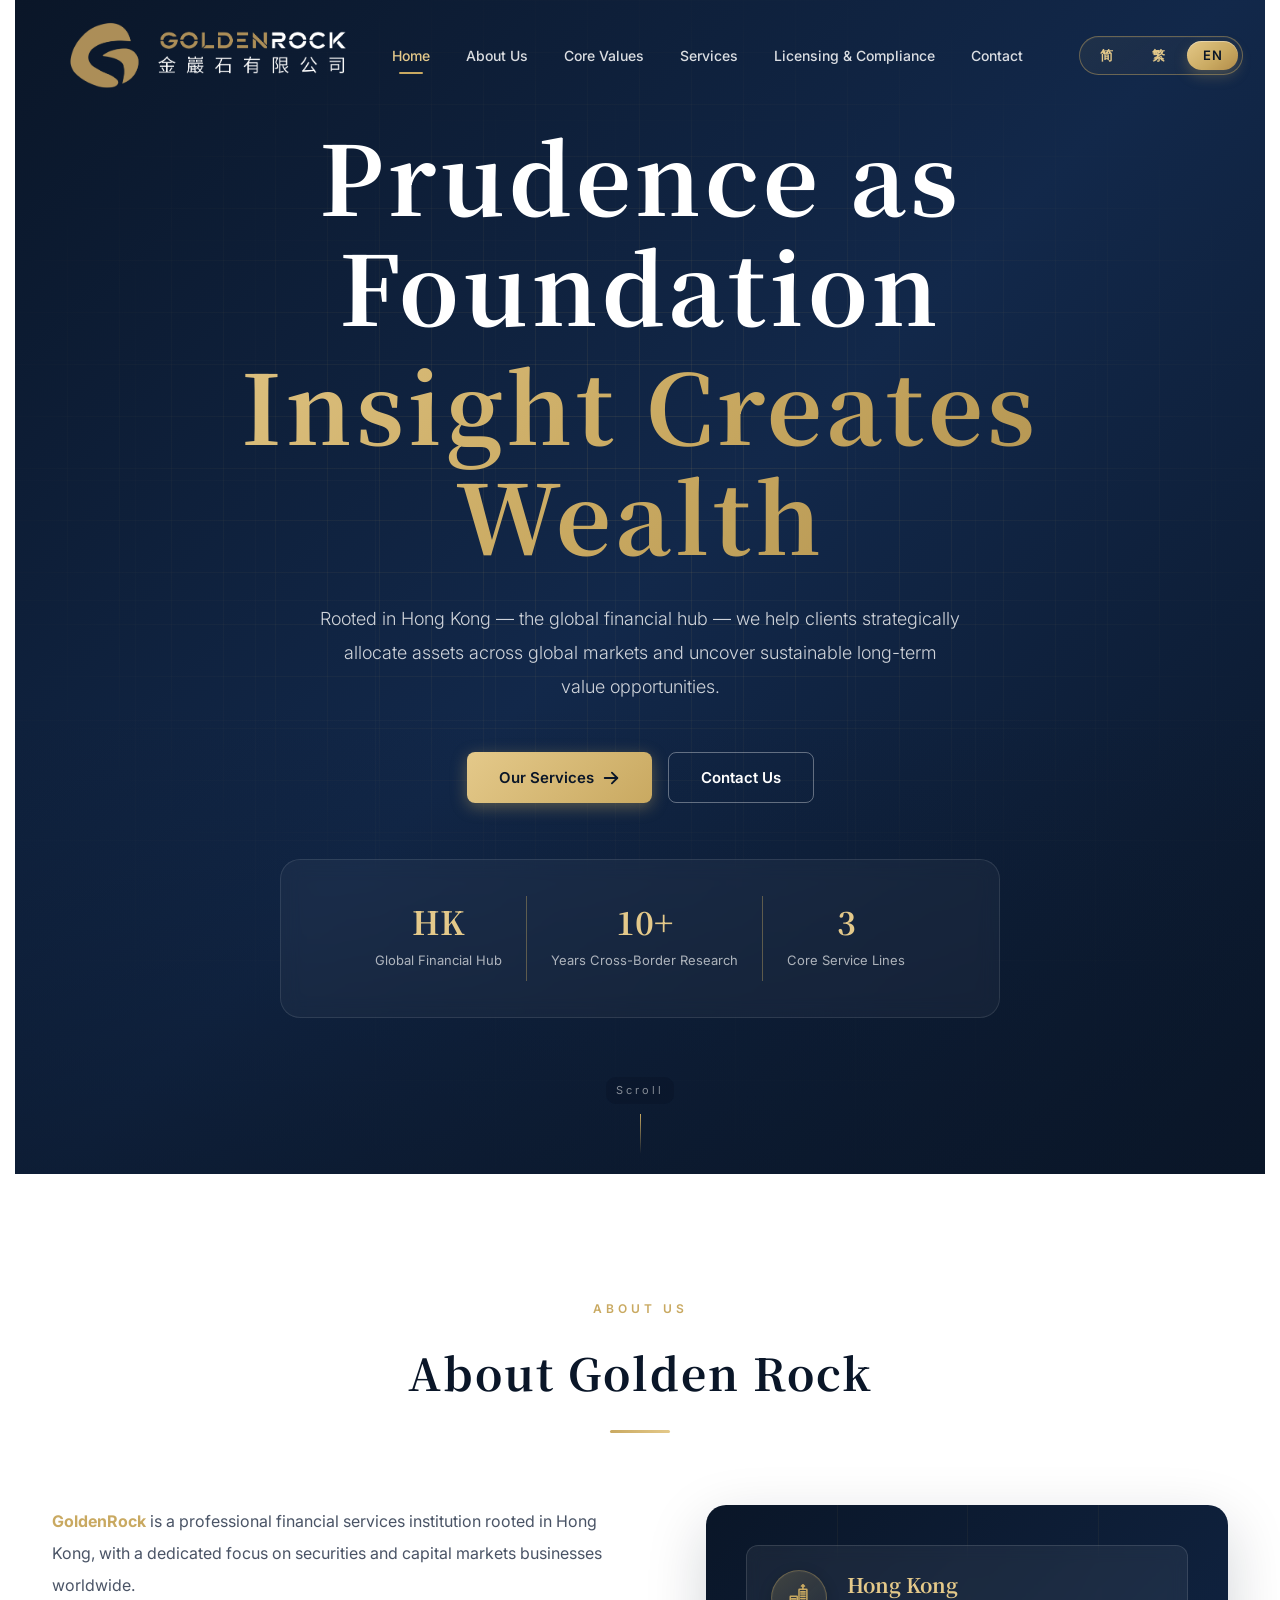
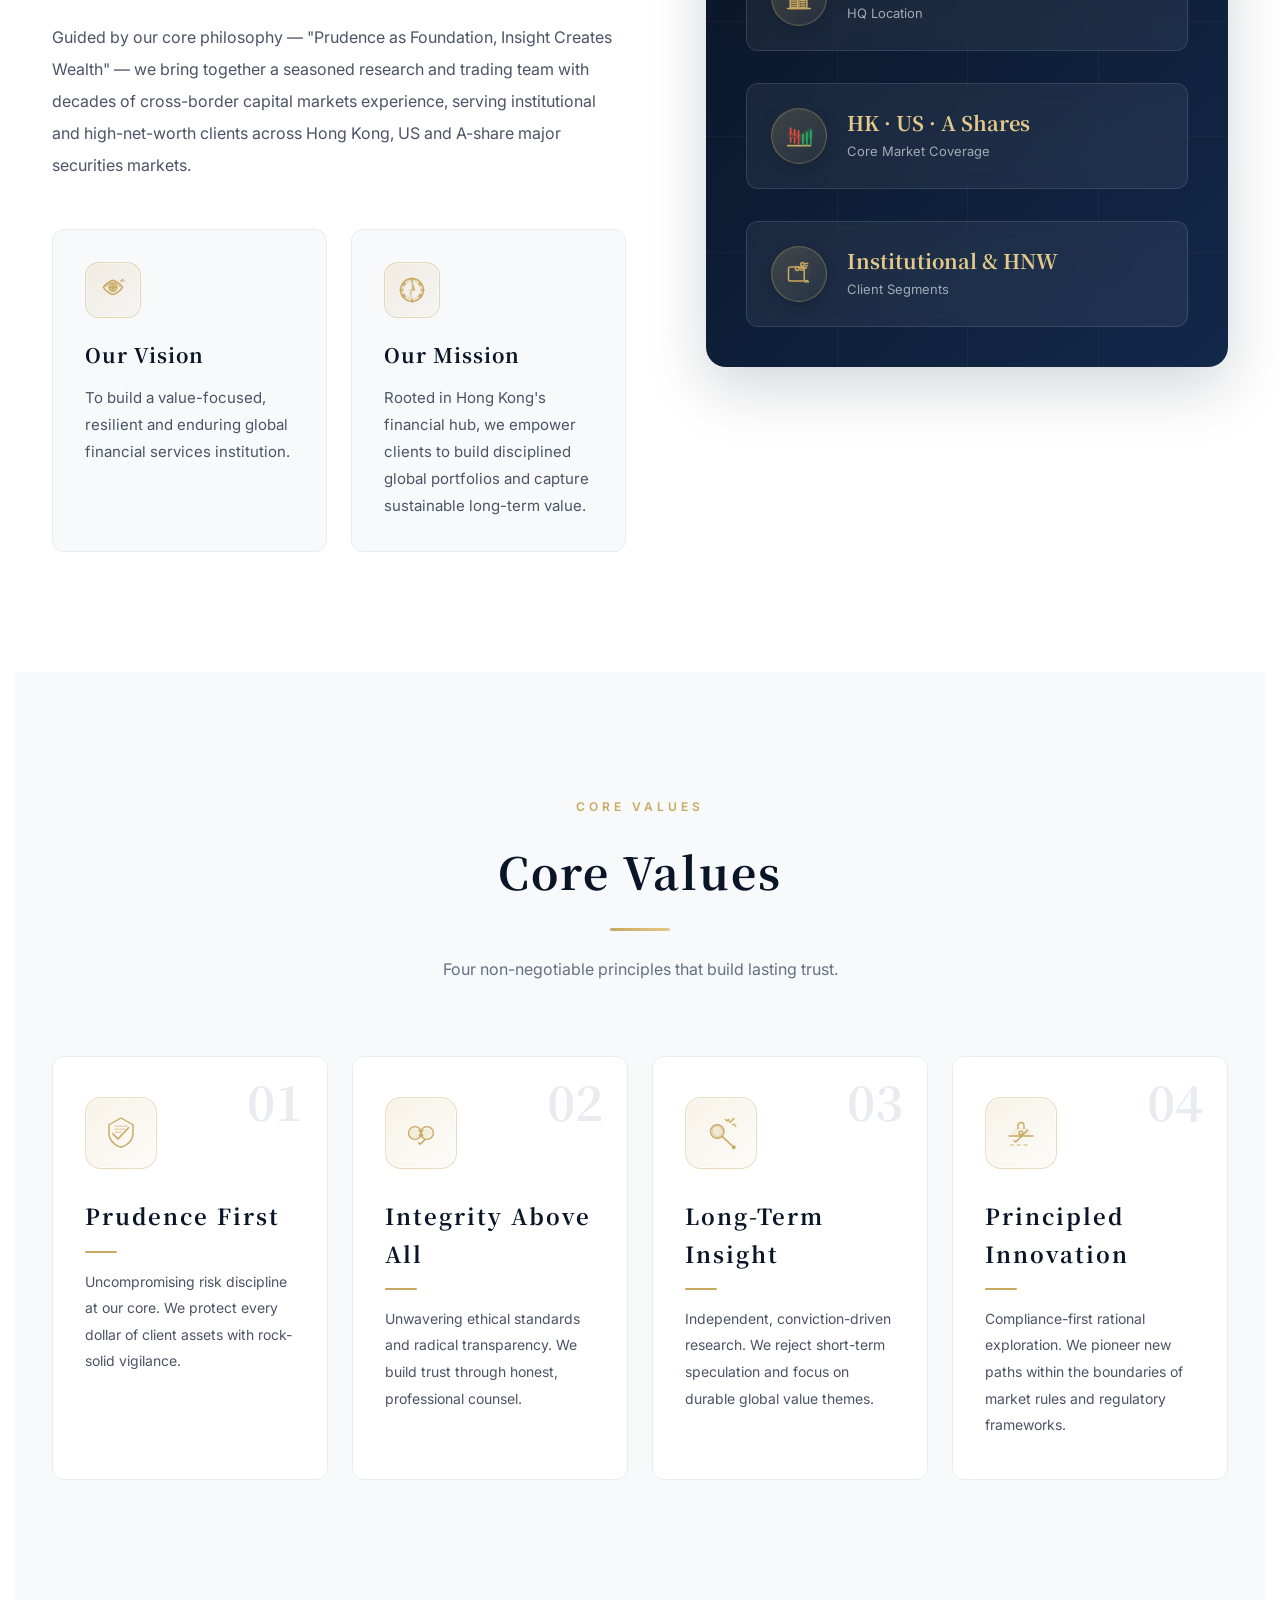
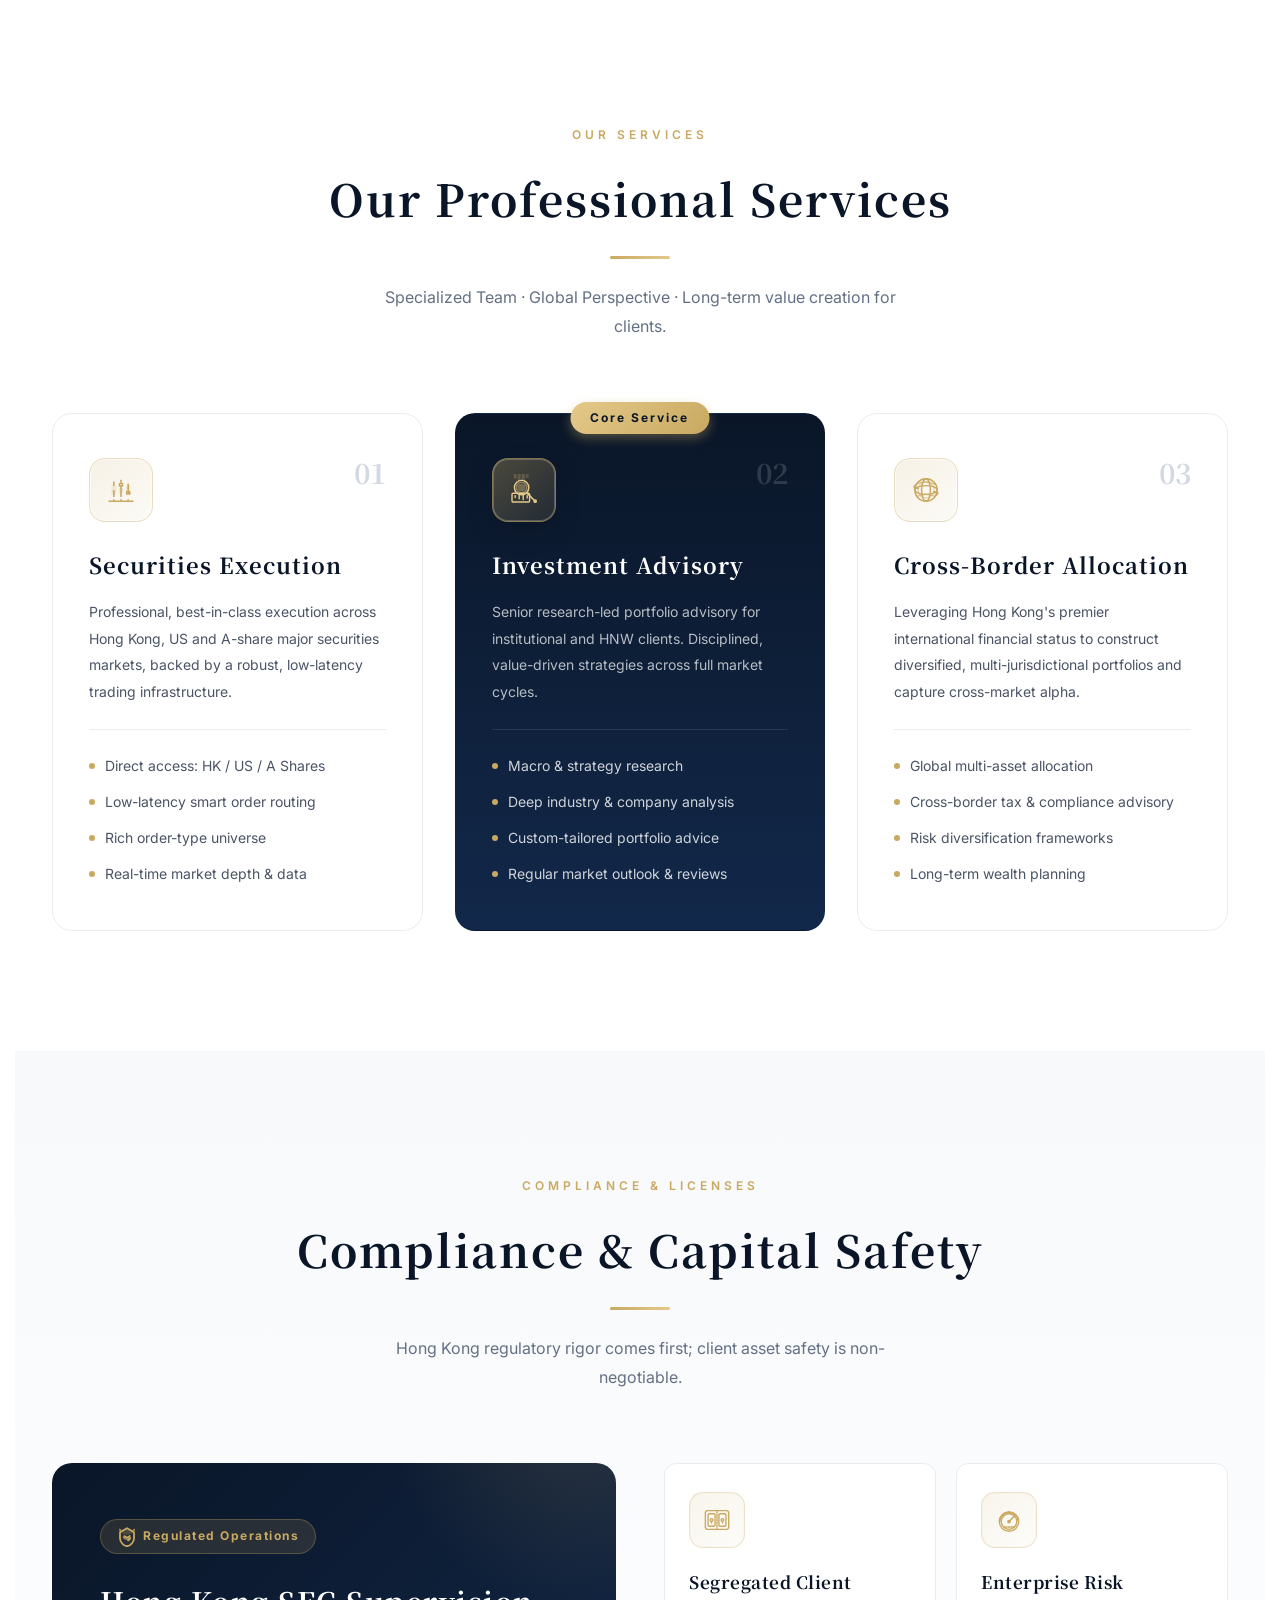
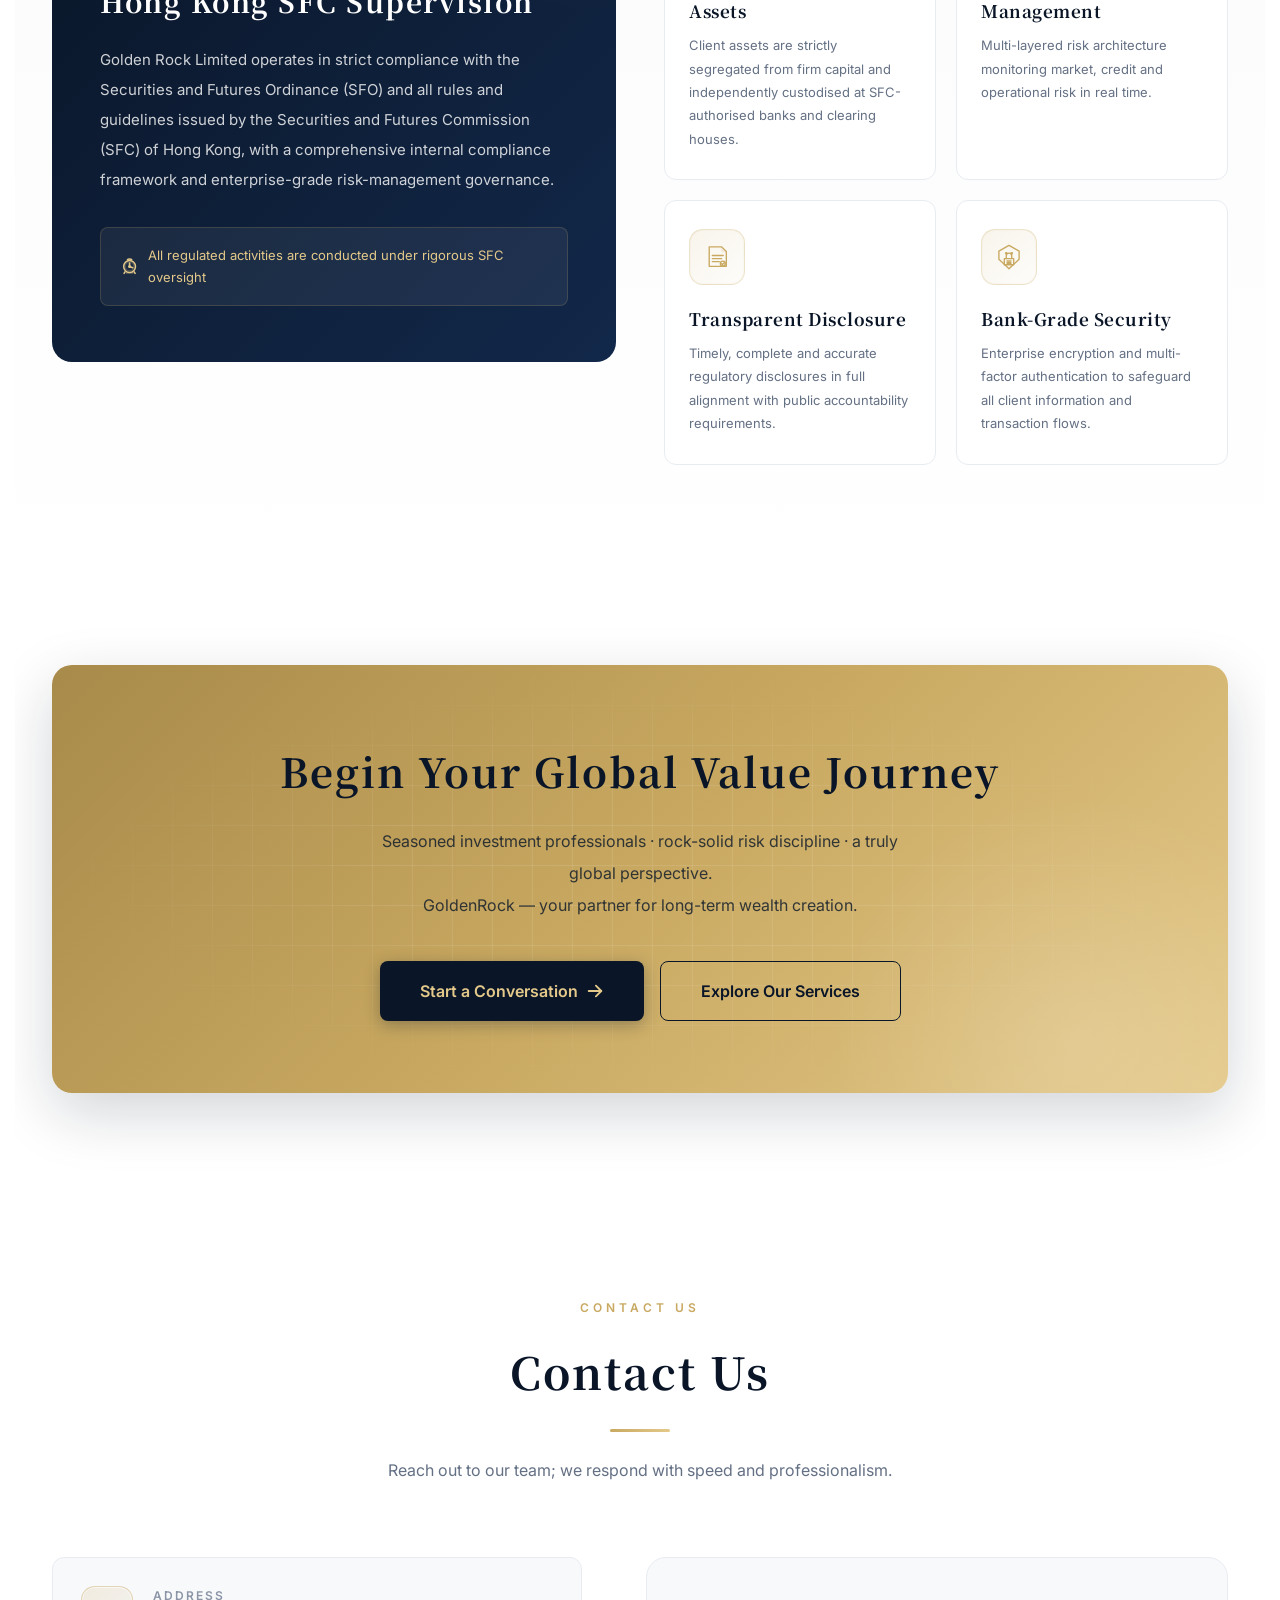
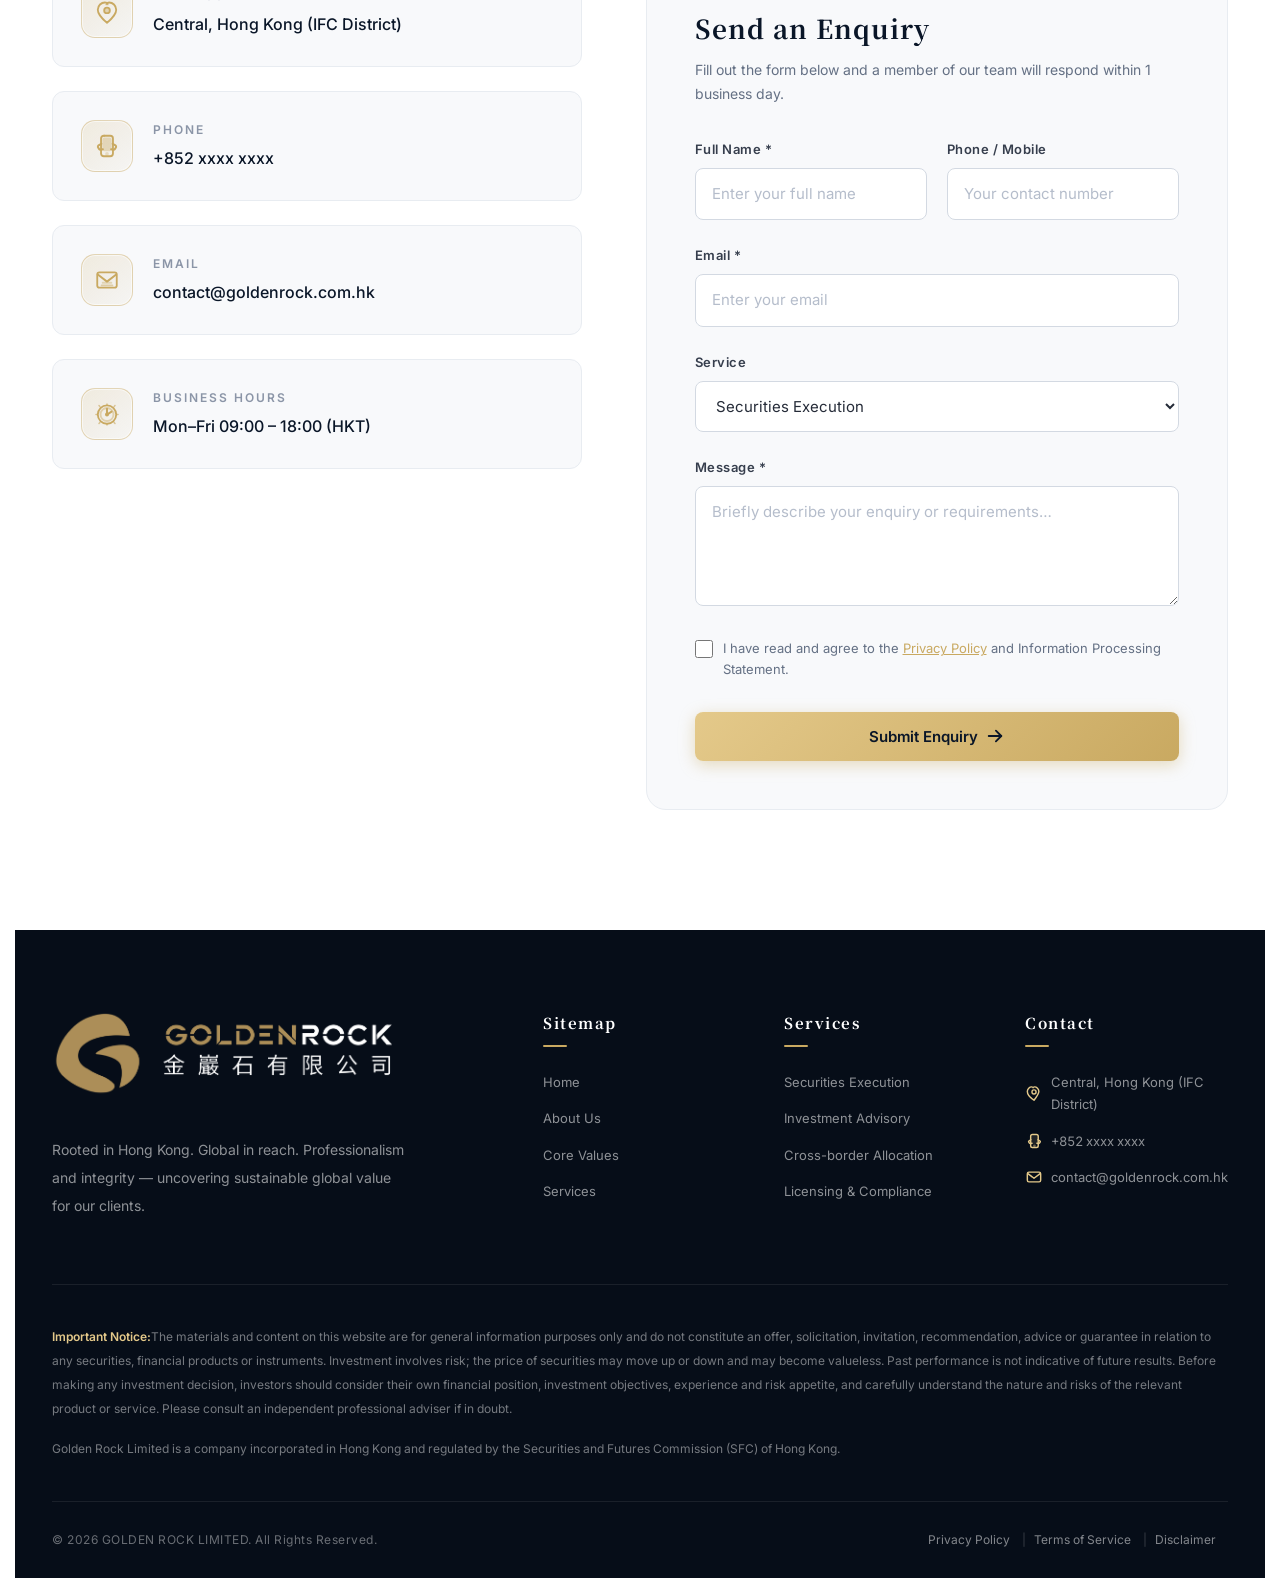
<file: index.html>
<!DOCTYPE html>
<html>
<head>
    <meta charset="UTF-8">
    <meta name="viewport" content="width=device-width, initial-scale=1.0">
    <meta name="description" data-dyn="site.metaDescription" content="金岩石有限公司 Golden Rock Limited - 扎根香港国际金融中心的专业金融服务机构，专注全球资本市场证券业务服务。">
    <meta name="keywords" data-dyn="site.metaKeywords" content="金岩石, GoldenRock, 香港券商, 证券交易, 投资咨询, 跨境资产配置, 港股, 美股">
    <title data-dyn="site.title">金岩石有限公司 | Golden Rock Limited</title>
    <link rel="icon" type="image/svg+xml" data-favicon-slot>
    <link rel="stylesheet" href="css/style.css?v=LANGv13">
    <link rel="preconnect" href="https://fonts.googleapis.com">
    <link href="https://fonts.googleapis.com/css2?family=Noto+Serif+SC:wght@400;500;600;700&family=Inter:wght@300;400;500;600;700&display=swap" rel="stylesheet">
</head>
<body>
    <header id="navbar" class="navbar">
        <div class="container nav-container">
            <a href="#home" class="logo">
                <div class="logo-header-img" data-dyn="brand.logoHeaderSvg" data-type="svg-inner"></div>
            </a>
            <nav class="nav-menu" id="navMenu">
                <ul>
                    <li><a href="#home" class="nav-link active" data-i18n="ui.nav.home">首页</a></li>
                    <li><a href="#about" class="nav-link" data-i18n="ui.nav.about">关于我们</a></li>
                    <li><a href="#values" class="nav-link" data-i18n="ui.nav.values">核心价值观</a></li>
                    <li><a href="#services" class="nav-link" data-i18n="ui.nav.services">核心服务</a></li>
                    <li><a href="#compliance" class="nav-link" data-i18n="ui.nav.compliance">合规资质</a></li>
                    <li><a href="#contact" class="nav-link" data-i18n="ui.nav.contact">联系我们</a></li>
                </ul>
                <div class="lang-switcher" id="langSwitcher" aria-label="语言切换">
                    <button type="button" class="lang-pill" data-lang="zh_CN" data-i18n="ui.switcher.simplified">简</button>
                    <button type="button" class="lang-pill" data-lang="zh_TW" data-i18n="ui.switcher.traditional">繁</button>
                    <button type="button" class="lang-pill" data-lang="en" data-i18n="ui.switcher.english">EN</button>
                </div>
            </nav>
            <button class="mobile-toggle" id="mobileToggle" aria-label="菜单">
                <span></span>
                <span></span>
                <span></span>
            </button>
        </div>
    </header>

    <section id="home" class="hero">
        <div class="hero-bg"></div>
        <div class="hero-overlay"></div>
        <div class="container hero-content">
            <div class="hero-parallax-layer" data-parallax="0.08">
                <div class="hero-badge">
                    <span class="badge-dot"></span>
                    <span data-dyn="brand.heroBadge">香港持牌金融服务机构</span>
                </div>
            </div>
            <div class="hero-parallax-layer" data-parallax="0.04">
                <h1 class="hero-title">
                    <span class="title-line" data-dyn="brand.taglinePrimary">磐石固本</span>
                    <span class="title-line title-gold" data-dyn="brand.taglineSecondary">金石创富</span>
                </h1>
            </div>
            <div class="hero-parallax-layer" data-parallax="0.06">
                <p class="hero-subtitle" data-dyn="hero.subtitle" data-type="html">
                    立足香港国际金融枢纽，助力客户理性布局全球市场<br class="desktop-br">
                    发掘可持续的全球价值机遇
                </p>
            </div>
            <div class="hero-parallax-layer" data-parallax="0.10">
                <div class="hero-actions">
                    <a href="#services" class="btn btn-primary" data-dyn="hero.ctaPrimary.href" data-type="href">
                        <span data-dyn="hero.ctaPrimary.text">了解服务</span>
                        <svg width="18" height="18" viewBox="0 0 20 20" fill="none" xmlns="http://www.w3.org/2000/svg" stroke="currentColor" stroke-width="2" stroke-linecap="round" stroke-linejoin="round" aria-hidden="true">
                            <line x1="3" y1="10" x2="17" y2="10"/>
                            <polyline points="11,4 17,10 11,16"/>
                        </svg>
                    </a>
                    <a href="#contact" class="btn btn-outline" data-dyn="hero.ctaSecondary.href" data-type="href">
                        <span data-dyn="hero.ctaSecondary.text">联系我们</span>
                    </a>
                </div>
            </div>
            <div class="hero-parallax-layer" data-parallax="0.12">
                <div class="hero-stats">
                    <div class="hero-stats-inline" data-dyn-list="hero.stats">
                        <div class="stat-item" data-dyn-tmpl>
                            <div class="stat-value" style="font-variant-numeric: tabular-nums;" data-dyn-f="value">HK</div>
                            <div class="stat-label" data-dyn-f="label">国际金融枢纽</div>
                        </div>
                    </div>
                </div>
            </div>
        </div>
        <div class="hero-scroll">
            <span data-i18n="ui.hero.scrollCue">向下滚动</span>
            <div class="scroll-line"></div>
        </div>
    </section>

    <section id="about" class="section about-section">
        <div class="container">
            <div class="section-header">
                <span class="section-tag" data-i18n="ui.sectionTag.about">ABOUT US</span>
                <h2 class="section-title" data-i18n="ui.sectionTitle.about">关于金岩石</h2>
                <div class="section-line"></div>
            </div>
            <div class="about-grid">
                <div class="about-content">
                    <div class="about-intro" data-dyn-list="about.intro">
                        <p class="intro-text" data-dyn-tmpl data-dyn-f data-dyn-t="html">
                            <span class="text-gold font-bold">金岩石 GoldenRock</span>，扎根香港国际金融中心的专业金融服务机构，专注全球资本市场证券业务服务。
                        </p>
                    </div>
                    <div class="about-vision-mission">
                        <div class="vm-card">
                            <div class="vm-icon" data-vm-type="vision">
                                <svg width="32" height="32" viewBox="0 0 32 32" fill="none" xmlns="http://www.w3.org/2000/svg" stroke="currentColor" stroke-width="1.8" stroke-linecap="round" stroke-linejoin="round">
                                    <path d="M5 13 C9 7 15 5 16 5 C17 5 23 7 27 13 C23 19 17 21 16 21 C15 21 9 19 5 13 Z"/>
                                    <path d="M8 12 C10 9 13 7.5 16 7.5 C19 7.5 22 9 24 12" opacity="0.6"/>
                                    <circle cx="16" cy="13" r="4.5"/>
                                    <circle cx="16" cy="13" r="2.2" fill="currentColor" opacity="0.85"/>
                                    <line x1="16" y1="8.5" x2="16" y2="17.5" stroke-width="1.2"/>
                                    <line x1="11.5" y1="13" x2="20.5" y2="13" stroke-width="1.2"/>
                                    <path d="M25 6 L27 4" stroke-width="1.6"/>
                                    <path d="M27.5 6.5 L29 5" stroke-width="1.2" opacity="0.7"/>
                                </svg>
                            </div>
                            <h3 class="vm-title" data-dyn="about.vision.title">企业愿景</h3>
                            <p class="vm-desc" data-dyn="about.vision.desc">成为一家专注价值、基业稳固的全球金融服务机构。</p>
                        </div>
                        <div class="vm-card">
                            <div class="vm-icon" data-vm-type="mission">
                                <svg width="32" height="32" viewBox="0 0 32 32" fill="none" xmlns="http://www.w3.org/2000/svg" stroke="currentColor" stroke-width="1.75" stroke-linecap="round" stroke-linejoin="round">
                                    <circle cx="16" cy="16" r="13"/>
                                    <circle cx="16" cy="16" r="10.5" opacity="0.35"/>
                                    <line x1="16" y1="2.5" x2="16" y2="5" stroke-width="2"/>
                                    <line x1="29.5" y1="16" x2="27" y2="16" stroke-width="2"/>
                                    <line x1="16" y1="29.5" x2="16" y2="27" stroke-width="2"/>
                                    <line x1="2.5" y1="16" x2="5" y2="16" stroke-width="2"/>
                                    <line x1="25.3" y1="7.8" x2="23.8" y2="9.3"/>
                                    <line x1="26.8" y1="9.3" x2="25.3" y2="10.8"/>
                                    <line x1="25.3" y1="24.2" x2="23.8" y2="22.7"/>
                                    <line x1="26.8" y1="22.7" x2="25.3" y2="21.2"/>
                                    <line x1="6.7" y1="24.2" x2="8.2" y2="22.7"/>
                                    <line x1="5.2" y1="22.7" x2="6.7" y2="21.2"/>
                                    <line x1="6.7" y1="7.8" x2="8.2" y2="9.3"/>
                                    <line x1="5.2" y1="9.3" x2="6.7" y2="10.8"/>
                                    <path d="M16 7 L19 16 L16 16 L13 25" stroke-width="2.1" fill="currentColor" opacity="0.25"/>
                                    <path d="M16 7 L19 16 L16 16" fill="currentColor" opacity="0.75" stroke-width="1.4"/>
                                    <path d="M16 25 L13 16 L16 16" fill="currentColor" opacity="0.35" stroke-width="1.4"/>
                                </svg>
                            </div>
                            <h3 class="vm-title" data-dyn="about.mission.title">企业使命</h3>
                            <p class="vm-desc" data-dyn="about.mission.desc">立足香港国际金融枢纽，助力客户理性布局全球市场，发掘可持续的全球价值机遇。</p>
                        </div>
                    </div>
                </div>
                <div class="about-visual">
                    <div class="visual-card">
                        <div class="visual-pattern">
                            <div class="grid-lines">
                                <div class="grid-line horizontal"></div>
                                <div class="grid-line horizontal"></div>
                                <div class="grid-line horizontal"></div>
                                <div class="grid-line vertical"></div>
                                <div class="grid-line vertical"></div>
                                <div class="grid-line vertical"></div>
                            </div>
                        </div>
                        <div class="visual-content" data-dyn-list="about.visualCards">
                            <div class="vc-item" data-dyn-tmpl>
                                <div class="vc-icon" data-vc-icon data-dyn-f="icon"></div>
                                <div>
                                    <div class="vc-value" data-dyn-f="value">香港</div>
                                    <div class="vc-label" data-dyn-f="label">总部所在地</div>
                                </div>
                            </div>
                        </div>
                    </div>
                </div>
            </div>
        </div>
    </section>

    <section id="values" class="section values-section">
        <div class="container">
            <div class="section-header">
                <span class="section-tag" data-i18n="ui.sectionTag.values">CORE VALUES</span>
                <h2 class="section-title" data-i18n="ui.sectionTitle.values">核心价值观</h2>
                <div class="section-line"></div>
                <p class="section-desc" data-i18n="ui.sectionDesc.values">坚守四大核心准则，铸就长期信任基石</p>
            </div>
            <div class="values-grid" data-dyn-list="values">
                <div class="value-card" data-dyn-tmpl>
                    <div class="value-number" data-dyn-f="num">01</div>
                    <div class="value-icon-wrap" data-value-icon-type="0"></div>
                    <h3 class="value-title" data-dyn-f="title">磐石固本</h3>
                    <div class="value-divider"></div>
                    <p class="value-desc" data-dyn-f="desc">坚守风控底线，审慎稳健，基业长青。以磐石般的坚定，守护每一份资产安全。</p>
                </div>
            </div>
        </div>
    </section>

    <section id="services" class="section services-section">
        <div class="container">
            <div class="section-header">
                <span class="section-tag" data-i18n="ui.sectionTag.services">OUR SERVICES</span>
                <h2 class="section-title" data-i18n="ui.sectionTitle.services">核心专业服务</h2>
                <div class="section-line"></div>
                <p class="section-desc" data-i18n="ui.sectionDesc.services">专业团队 · 全球视野 · 为客户创造长期价值</p>
            </div>
            <div class="services-grid" data-dyn-list="services">
                <div class="service-card" data-dyn-tmpl>
                    <div class="featured-badge" data-dyn-cond="item.featured" data-dyn-f="featuredLabel">核心服务</div>
                    <div class="service-header">
                        <div class="service-icon" data-svc-icon-type="trade">
                            <svg width="40" height="40" viewBox="0 0 40 40" fill="none">
                                <path d="M6 30L14 22L20 28L30 14L36 20" stroke="currentColor" stroke-width="2" stroke-linecap="round" stroke-linejoin="round"/>
                                <path d="M30 14H36V20" stroke="currentColor" stroke-width="2" stroke-linecap="round" stroke-linejoin="round"/>
                                <rect x="2" y="6" width="36" height="28" rx="2" stroke="currentColor" stroke-width="2"/>
                            </svg>
                        </div>
                        <span class="service-num" data-dyn-f="num">01</span>
                    </div>
                    <h3 class="service-title" data-dyn-f="title">证券市场交易执行</h3>
                    <p class="service-desc" data-dyn-f="desc" data-dyn-t="html">提供港股、美股等海外主流市场的专业交易执行服务，高效稳定的交易系统，确保客户订单快速、准确执行。</p>
                    <ul class="service-features" data-dyn-list="features">
                        <li data-dyn-tmpl><span class="feature-dot"></span><span data-dyn-f>港股 / 美股直通交易</span></li>
                    </ul>
                </div>
            </div>
        </div>
    </section>

    <section id="compliance" class="section compliance-section">
        <div class="container">
            <div class="section-header">
                <span class="section-tag" data-i18n="ui.sectionTag.compliance">COMPLIANCE & LICENSES</span>
                <h2 class="section-title" data-i18n="ui.sectionTitle.compliance">合规资质与资金安全</h2>
                <div class="section-line"></div>
                <p class="section-desc" data-i18n="ui.sectionDesc.compliance">严格遵守香港金融监管要求，合规先行，客户资产安全至上</p>
            </div>
            <div class="compliance-grid">
                <div class="compliance-main">
                    <div class="compliance-hero-card">
                        <div class="chc-badge">
                            <svg width="20" height="20" viewBox="0 0 20 20" fill="none" xmlns="http://www.w3.org/2000/svg" stroke="currentColor" stroke-width="1.8" stroke-linecap="round" stroke-linejoin="round">
                                <path d="M10 1.2L17 5.2V11.2C17 15.2 13.5 18.7 10 19.2C6.5 18.7 3 15.2 3 11.2V5.2L10 1.2Z"/>
                                <path d="M5.2 4.8 C7 3.2 13 3.2 14.8 4.8 C14.8 6 13 6.8 10 6.8 C7 6.8 5.2 6 5.2 4.8 Z" fill="currentColor" opacity="0.22"/>
                                <path d="M4 4.5 L2.8 2.6" opacity="0.75"/>
                                <path d="M16 4.5 L17.2 2.6" opacity="0.75"/>
                                <path d="M10 6.5 C10 8 10.2 9.2 8.5 10.5 C7.5 11.3 7 12 7 12.5" opacity="0" stroke-width="0"/>
                                <path d="M6.5 10.2 C7.3 11.4 8.6 12.2 10 12.2 C11.4 12.2 12.6 11.6 13.2 10.5" opacity="0.7"/>
                                <path d="M7.5 9.2 C8.2 10 9 10.4 10 10.4 C11.1 10.4 11.9 9.9 12.6 9"/>
                                <path d="M11.2 13.2 L13 11.5" stroke-width="2"/>
                            </svg>
                            <span data-dyn="compliance.hero.badge">持牌合规</span>
                        </div>
                        <h3 class="chc-title" data-dyn="compliance.hero.title">香港证监会 (SFC) 监管</h3>
                        <p class="chc-desc" data-dyn="compliance.hero.desc" data-type="html">
                            金岩石有限公司 Golden Rock Limited 严格遵守《证券及期货条例》及香港证监会（SFC）颁布的各项监管规定，
                            建立完善的内部合规体系与风控机制，确保所有业务活动在合规框架内稳健运行。
                        </p>
                        <div class="chc-note">
                            <svg width="18" height="18" viewBox="0 0 18 18" fill="none" xmlns="http://www.w3.org/2000/svg" stroke="currentColor" stroke-width="1.55" stroke-linecap="round" stroke-linejoin="round">
                                <path d="M9 2.2 C7.2 2.2 6.2 2.8 6 4" opacity="0.01" stroke-width="0"/>
                                <path d="M6.8 2.4 C7.4 1.4 10.6 1.4 11.2 2.4" fill="none"/>
                                <circle cx="9" cy="9.5" r="6.2"/>
                                <circle cx="9" cy="9.5" r="4.6" opacity="0.25"/>
                                <line x1="9" y1="9.5" x2="9" y2="5.8" stroke-width="1.7"/>
                                <line x1="9" y1="9.5" x2="12.3" y2="10.8" stroke-width="1.5"/>
                                <circle cx="9" cy="9.5" r="0.8" fill="currentColor"/>
                                <path d="M4.2 15.2 L3.2 16.8" stroke-width="1.6"/>
                                <path d="M13.8 15.2 L14.8 16.8" stroke-width="1.6"/>
                                <line x1="5.5" y1="16.2" x2="12.5" y2="16.2" stroke-width="1.4" opacity="0.5"/>
                            </svg>
                            <span data-dyn="compliance.hero.note">所有受规管活动均在 SFC 严格监督下开展</span>
                        </div>
                    </div>
                </div>
                <div class="compliance-features" data-dyn-list="compliance.features">
                    <div class="cf-card" data-dyn-tmpl>
                        <div class="cf-icon" data-cf-icon-type="safe-1"></div>
                        <h4 class="cf-title" data-dyn-f="title">客户资产隔离托管</h4>
                        <p class="cf-desc" data-dyn-f="desc">客户资产与公司自有资金严格分离，独立托管于香港认可的银行及清算机构。</p>
                    </div>
                </div>
            </div>
        </div>
    </section>

    <section class="section cta-section">
        <div class="container">
            <div class="cta-card">
                <div class="cta-bg-pattern"></div>
                <div class="cta-content">
                    <h2 class="cta-title" data-dyn="cta.title">开启全球价值投资之旅</h2>
                    <p class="cta-desc" data-dyn="cta.desc" data-type="html">
                        专业的投研团队 · 稳健的风控体系 · 广阔的全球视野<br>
                        金岩石，与您同行于财富增长之路
                    </p>
                    <div class="cta-actions">
                        <a href="#contact" class="btn btn-primary btn-large" data-dyn="cta.ctaPrimary.href" data-type="href">
                            <span data-dyn="cta.ctaPrimary.text">立即咨询</span>
                            <svg width="18" height="18" viewBox="0 0 20 20" fill="none" xmlns="http://www.w3.org/2000/svg" stroke="currentColor" stroke-width="2" stroke-linecap="round" stroke-linejoin="round" aria-hidden="true">
                                <line x1="3" y1="10" x2="17" y2="10"/>
                                <polyline points="11,4 17,10 11,16"/>
                            </svg>
                        </a>
                        <a href="#services" class="btn btn-outline btn-large" data-dyn="cta.ctaSecondary.href" data-type="href">
                            <span data-dyn="cta.ctaSecondary.text">查看服务详情</span>
                        </a>
                    </div>
                </div>
            </div>
        </div>
    </section>

    <section id="contact" class="section contact-section">
        <div class="container">
            <div class="section-header">
                <span class="section-tag" data-i18n="ui.sectionTag.contact">CONTACT US</span>
                <h2 class="section-title" data-i18n="ui.sectionTitle.contact">联系我们</h2>
                <div class="section-line"></div>
                <p class="section-desc" data-i18n="ui.sectionDesc.contact">欢迎与我们取得联系，专业团队将为您提供极速响应服务</p>
            </div>
            <div class="contact-grid">
                <div class="contact-info" data-dyn-list="contact.items">
                    <div class="contact-item" data-dyn-tmpl>
                        <div class="ci-icon" data-contact-icon-type="location"></div>
                        <div class="ci-content">
                            <div class="ci-label" data-dyn-f="label">公司地址</div>
                            <div class="ci-value" data-dyn-f="value">香港中环（国际金融中心区域）</div>
                        </div>
                    </div>
                </div>
                <div class="contact-form-wrap">
                    <form class="contact-form" id="contactForm">
                        <h3 class="form-title" data-dyn="contact.form.title">留言咨询</h3>
                        <p class="form-desc" data-dyn="contact.form.desc">填写以下表单，我们将在1个工作日内与您联系</p>
                        <div class="form-row">
                            <div class="form-group">
                                <label for="name" data-i18n="ui.form.nameLabel">姓名 *</label>
                                <input type="text" id="name" name="name" required data-i18n-attr="placeholder:ui.form.namePh" placeholder="请输入您的姓名">
                            </div>
                            <div class="form-group">
                                <label for="phone" data-i18n="ui.form.phoneLabel">联系电话</label>
                                <input type="tel" id="phone" name="phone" data-i18n-attr="placeholder:ui.form.phonePh" placeholder="请输入您的电话" style="font-variant-numeric: tabular-nums;">
                            </div>
                        </div>
                        <div class="form-group">
                            <label for="email" data-i18n="ui.form.emailLabel">电子邮箱 *</label>
                            <input type="email" id="email" name="email" required data-i18n-attr="placeholder:ui.form.emailPh" placeholder="请输入您的邮箱">
                        </div>
                        <div class="form-group">
                            <label for="service" data-i18n="ui.form.serviceLabel">咨询服务</label>
                            <select id="service" name="service" data-dyn-list="contact.serviceOptions">
                                <option value="" data-i18n="ui.form.serviceDefault">请选择咨询类型</option>
                                <option data-dyn-tmpl data-dyn-f="label" data-dyn-fv="value">证券市场交易执行</option>
                            </select>
                        </div>
                        <div class="form-group">
                            <label for="message" data-i18n="ui.form.msgLabel">留言内容 *</label>
                            <textarea id="message" name="message" rows="4" required data-i18n-attr="placeholder:ui.form.msgPh" placeholder="请简要描述您的需求或问题..."></textarea>
                        </div>
                        <div class="form-group form-checkbox">
                            <input type="checkbox" id="privacy" name="privacy" required>
                            <label for="privacy" data-i18n-html="ui.form.agree">我已阅读并同意隐私政策与信息处理声明</label>
                        </div>
                        <button type="submit" class="btn btn-primary btn-full">
                            <span data-dyn="contact.form.submitText">提交咨询</span>
                            <svg width="18" height="18" viewBox="0 0 20 20" fill="none" xmlns="http://www.w3.org/2000/svg" stroke="currentColor" stroke-width="2" stroke-linecap="round" stroke-linejoin="round" aria-hidden="true">
                                <line x1="3" y1="10" x2="17" y2="10"/>
                                <polyline points="11,4 17,10 11,16"/>
                            </svg>
                        </button>
                    </form>
                </div>
            </div>
        </div>
    </section>

    <footer class="footer">
        <div class="container">
            <div class="footer-top">
                <div class="footer-brand">
                    <a href="#home" class="logo footer-logo">
                        <div class="logo-footer-img" data-dyn="brand.logoFooterSvgTpl" data-type="svg-inner"></div>
                    </a>
                    <p class="footer-desc" data-dyn="footer.brandDesc">
                        扎根香港，放眼全球。以专业与诚信，为客户发掘可持续的全球价值机遇。
                    </p>
                </div>
                <div class="footer-links-group">
                    <div class="footer-links">
                        <h5 class="fl-title" data-i18n="ui.footer.navTitle">网站导航</h5>
                        <ul>
                            <li><a href="#home" data-i18n="ui.footer.links.home">首页</a></li>
                            <li><a href="#about" data-i18n="ui.footer.links.about">关于我们</a></li>
                            <li><a href="#values" data-i18n="ui.footer.links.values">核心价值观</a></li>
                            <li><a href="#services" data-i18n="ui.footer.links.services">核心服务</a></li>
                        </ul>
                    </div>
                    <div class="footer-links">
                        <h5 class="fl-title" data-i18n="ui.footer.svcTitle">专业服务</h5>
                        <ul>
                            <li><a href="#services" data-i18n="ui.footer.links.svcTrading">证券交易执行</a></li>
                            <li><a href="#services" data-i18n="ui.footer.links.svcAdvisory">投资咨询服务</a></li>
                            <li><a href="#services" data-i18n="ui.footer.links.svcAllocation">跨境资产配置</a></li>
                            <li><a href="#compliance" data-i18n="ui.footer.links.compliance">合规资质</a></li>
                        </ul>
                    </div>
                    <div class="footer-links">
                        <h5 class="fl-title" data-i18n="ui.footer.contactTitle">联系我们</h5>
                        <ul>
                            <li><span class="ft-ic ft-ic-loc" aria-hidden="true"><svg viewBox="0 0 20 20" fill="none" xmlns="http://www.w3.org/2000/svg" stroke="currentColor" stroke-width="1.6" stroke-linecap="round" stroke-linejoin="round"><path d="M10 18 C4 14 2.6 11 2.6 8.3 C2.6 5.3 5.1 3.2 7.4 3.2 C8.4 3.2 9 3.5 9 4.2 C9 3.5 9.6 3.2 10.6 3.2 C12.9 3.2 15.4 5.3 15.4 8.3 C15.4 11 10 18 10 18 Z"/><circle cx="10" cy="8.8" r="2.3"/></svg></span><span data-dyn="contact.items.0.value">香港中环（国际金融中心区域）</span></li>
                            <li style="font-variant-numeric: tabular-nums;"><span class="ft-ic ft-ic-phone" aria-hidden="true"><svg viewBox="0 0 20 20" fill="none" xmlns="http://www.w3.org/2000/svg" stroke="currentColor" stroke-width="1.6" stroke-linecap="round" stroke-linejoin="round"><rect x="6.3" y="2.8" width="8.4" height="14.4" rx="2"/><rect x="7.4" y="4.6" width="6.2" height="8.2" rx="0.9" fill="currentColor" opacity="0.12"/><circle cx="10.5" cy="15.4" r="0.75" fill="currentColor" opacity="0.45"/><path d="M6.5 8.6 L4.5 9.9 C4 10.2 3.8 10.8 4.2 11.3 L4.9 12.4 C5.2 12.8 5.6 12.9 6.1 12.8 L7.8 12.5"/><path d="M14.5 8.6 L16.5 9.9 C17 10.2 17.2 10.8 16.8 11.3 L16.1 12.4 C15.8 12.8 15.4 12.9 14.9 12.8 L13.2 12.5"/></svg></span><span data-dyn="contact.items.1.value">+852 xxxx xxxx</span></li>
                            <li><span class="ft-ic ft-ic-mail" aria-hidden="true"><svg viewBox="0 0 20 20" fill="none" xmlns="http://www.w3.org/2000/svg" stroke="currentColor" stroke-width="1.6" stroke-linecap="round" stroke-linejoin="round"><rect x="2.6" y="4.6" width="14.8" height="10.8" rx="1.8"/><path d="M3.2 6.2 L10 11.4 L16.8 6.2"/></svg></span><span data-dyn="contact.items.2.value">contact@goldenrock.com.hk</span></li>
                        </ul>
                    </div>
                </div>
            </div>
            <div class="footer-disclaimer">
                <p>
                    <strong data-dyn="footer.disclaimerTitle">重要声明：</strong><span data-dyn="footer.disclaimer">本网站所载资料及内容仅供参考，并不构成任何证券、金融产品或工具的要约、邀约、招揽、建议、意见或任何保证。投资涉及风险，证券价格可升可跌，甚至变成毫无价值。过往业绩并不代表将来表现。投资者在作出任何投资决定前，应考虑本身的财政状况、投资目标及经验、风险承受能力及仔细了解相关产品或服务的性质及风险。如有疑问，请咨询独立专业顾问。</span>
                </p>
                <p data-dyn="footer.regulatorNote">
                    金岩石有限公司 Golden Rock Limited 为香港注册成立之公司，并受香港证券及期货事务监察委员会（SFC）监管。
                </p>
            </div>
            <div class="footer-bottom">
                <div class="fb-copyright" data-dyn="footer.copyright">
                    © 2026 金岩石有限公司 GOLDEN ROCK LIMITED. 版权所有 All Rights Reserved.
                </div>
                <div class="fb-links" data-dyn-list="footer.links">
                    <a data-dyn-tmpl data-dyn-f="text" data-dyn-fhref="href" href="#privacy">隐私政策</a>
                </div>
            </div>
        </div>
    </footer>

    <template id="cfIconTemplates" style="display:none;">
        <svg id="cf-icon-safe-1" viewBox="0 0 36 36" fill="none" xmlns="http://www.w3.org/2000/svg" stroke="currentColor" stroke-width="1.75" stroke-linecap="round" stroke-linejoin="round">
            <rect x="3" y="6" width="30" height="24" rx="3"/>
            <line x1="18" y1="7" x2="18" y2="29" stroke-dasharray="2 1.5"/>
            <rect x="6.5" y="10" width="9" height="16" rx="1.5"/>
            <rect x="20.5" y="10" width="9" height="16" rx="1.5"/>
            <circle cx="11" cy="18" r="1.8"/>
            <circle cx="25" cy="18" r="1.8"/>
            <line x1="11" y1="19.8" x2="11" y2="22"/>
            <line x1="25" y1="19.8" x2="25" y2="22"/>
        </svg>
        <svg id="cf-icon-safe-2" viewBox="0 0 36 36" fill="none" xmlns="http://www.w3.org/2000/svg" stroke="currentColor" stroke-width="1.75" stroke-linecap="round" stroke-linejoin="round">
            <circle cx="18" cy="20" r="12.5"/>
            <circle cx="18" cy="20" r="10"/>
            <path d="M6 20 A12 12 0 0 1 30 20"/>
            <line x1="10" y1="12" x2="11" y2="13.5"/>
            <line x1="18" y1="7.5" x2="18" y2="9.5"/>
            <line x1="26" y1="12" x2="25" y2="13.5"/>
            <line x1="18" y1="20" x2="25" y2="13" stroke-width="2"/>
            <circle cx="18" cy="20" r="1.5" fill="currentColor"/>
            <line x1="12" y1="27" x2="15" y2="27" stroke-dasharray="1.2 1"/>
            <line x1="16.5" y1="27" x2="19.5" y2="27" stroke-dasharray="1.2 1"/>
            <line x1="21" y1="27" x2="24" y2="27" stroke-dasharray="1.2 1"/>
        </svg>
        <svg id="cf-icon-safe-3" viewBox="0 0 36 36" fill="none" xmlns="http://www.w3.org/2000/svg" stroke="currentColor" stroke-width="1.75" stroke-linecap="round" stroke-linejoin="round">
            <path d="M8 5 H24 L30 11 V30 H8 Z"/>
            <path d="M24 5 V11 H30" fill="currentColor" opacity="0.15"/>
            <line x1="12" y1="16" x2="26" y2="16"/>
            <line x1="12" y1="20" x2="24" y2="20"/>
            <line x1="12" y1="24" x2="21" y2="24"/>
            <circle cx="25.5" cy="26.5" r="3.2"/>
            <path d="M23.8 26.5 L25 27.7 L27.3 25.3"/>
        </svg>
        <svg id="cf-icon-safe-4" viewBox="0 0 36 36" fill="none" xmlns="http://www.w3.org/2000/svg" stroke="currentColor" stroke-width="1.75" stroke-linecap="round" stroke-linejoin="round">
            <path d="M18 3 L31 10.5 V21 L18 33 L5 21 V10.5 Z"/>
            <path d="M12 20 H24 V28 H12 Z" rx="1"/>
            <path d="M14.5 20 V16.5 C14.5 14.5 16 13 18 13 C20 13 21.5 14.5 21.5 16.5 V20"/>
            <circle cx="14.5" cy="13.2" r="0.9" fill="currentColor"/>
            <circle cx="21.5" cy="13.2" r="0.9" fill="currentColor"/>
            <line x1="15.5" y1="23" x2="20.5" y2="23"/>
            <line x1="15.5" y1="24.8" x2="20.5" y2="24.8"/>
            <line x1="15.5" y1="26.6" x2="20.5" y2="26.6"/>
        </svg>
    </template>
    <template id="svcIconTemplates" style="display:none;">
        <svg id="svc-icon-trade" viewBox="0 0 40 40" fill="none" xmlns="http://www.w3.org/2000/svg" stroke="currentColor" stroke-width="1.8" stroke-linecap="round" stroke-linejoin="round">
            <line x1="5" y1="34" x2="35" y2="34"/>
            <line x1="11" y1="34" x2="11" y2="32"/>
            <line x1="20" y1="34" x2="20" y2="32"/>
            <line x1="29" y1="34" x2="29" y2="32"/>
            <line x1="11" y1="10" x2="11" y2="14" stroke-width="2"/>
            <rect x="9" y="14" width="4" height="7" fill="currentColor" opacity="0.18"/>
            <line x1="11" y1="21" x2="11" y2="28" stroke-width="2"/>
            <rect x="9" y="21" width="4" height="4" fill="currentColor" opacity="0.22"/>
            <line x1="20" y1="8" x2="20" y2="12" stroke-width="2"/>
            <rect x="18" y="12" width="4" height="3"/>
            <line x1="20" y1="15" x2="20" y2="28" stroke-width="2"/>
            <rect x="18" y="18" width="4" height="5" fill="currentColor" opacity="0.2"/>
            <line x1="29" y1="13" x2="29" y2="24" stroke-width="2"/>
            <rect x="27" y="15" width="4" height="6" fill="currentColor" opacity="0.16"/>
            <rect x="27" y="22" width="4" height="3"/>
        </svg>
        <svg id="svc-icon-research" viewBox="0 0 40 40" fill="none" xmlns="http://www.w3.org/2000/svg" stroke="currentColor" stroke-width="1.8" stroke-linecap="round" stroke-linejoin="round">
            <circle cx="17" cy="17" r="9"/>
            <circle cx="17" cy="17" r="6.5" opacity="0.5"/>
            <circle cx="17" cy="17" r="4" opacity="0.35" fill="currentColor"/>
            <line x1="23.6" y1="23.6" x2="34" y2="34" stroke-width="2"/>
            <circle cx="34" cy="34" r="1.4" fill="currentColor"/>
            <rect x="5" y="24" width="22" height="11" rx="1.5"/>
            <line x1="9" y1="29.5" x2="9" y2="27"/>
            <rect x="8" y1="28" width="2" height="5" fill="currentColor" opacity="0.2"/>
            <line x1="14" y1="31" x2="14" y2="26"/>
            <rect x="13" y1="27" width="2" height="7" fill="currentColor" opacity="0.2"/>
            <line x1="19" y1="32" x2="19" y2="25"/>
            <rect x="18" y1="26" width="2" height="8" fill="currentColor" opacity="0.22"/>
            <line x1="24" y1="30" x2="24" y2="27"/>
            <rect x="23" y1="28" width="2" height="4" fill="currentColor" opacity="0.18"/>
        </svg>
        <svg id="svc-icon-global" viewBox="0 0 40 40" fill="none" xmlns="http://www.w3.org/2000/svg" stroke="currentColor" stroke-width="1.8" stroke-linecap="round" stroke-linejoin="round">
            <circle cx="20" cy="20" r="14"/>
            <circle cx="20" cy="20" r="10" opacity="0.4"/>
            <ellipse cx="20" cy="20" rx="14" ry="5.5"/>
            <ellipse cx="20" cy="20" rx="5.5" ry="14"/>
            <path d="M9 12 C12.5 10.5 16.5 9.8 20 10 C23.5 10.2 27.5 11.2 31 13" opacity="0.65"/>
            <path d="M9 28 C13 26.2 16.5 25.5 20 25.5 C23.5 25.5 27 26.5 31 28" opacity="0.65"/>
            <path d="M10 18 L5 16 L8 13" stroke-width="2"/>
            <path d="M30 22 L35 24 L32 27" stroke-width="2"/>
        </svg>
    </template>
    <template id="valueIconTemplates" style="display:none;">
        <svg id="value-icon-0" viewBox="0 0 48 48" fill="none" xmlns="http://www.w3.org/2000/svg" stroke="currentColor" stroke-width="1.9" stroke-linecap="round" stroke-linejoin="round">
            <path d="M24 4 L40 13 V25 C40 33 32.5 41 24 43 C15.5 41 8 33 8 25 V13 L24 4 Z"/>
            <path d="M13 25 L20 32 L34 17" stroke-width="2.2"/>
            <path d="M16 15 L32 15 M16 19 L29 19 M16 23 L24 23" opacity="0.45"/>
        </svg>
        <svg id="value-icon-1" viewBox="0 0 48 48" fill="none" xmlns="http://www.w3.org/2000/svg" stroke="currentColor" stroke-width="1.9" stroke-linecap="round" stroke-linejoin="round">
            <circle cx="16" cy="24" r="8.5"/>
            <circle cx="32" cy="24" r="8.5"/>
            <circle cx="16" cy="24" r="5.5" fill="currentColor" opacity="0.12"/>
            <circle cx="32" cy="24" r="5.5" fill="currentColor" opacity="0.12"/>
            <path d="M21.5 20.5 C22.8 22 23.2 23 24 24 C24.8 25 25.2 26 26.5 27.5" stroke-width="2"/>
            <path d="M26.5 20.5 C25.2 22 24.8 23 24 24 C23.2 25 22.8 26 21.5 27.5" stroke-width="2" opacity="0.85"/>
            <path d="M21 37 L23 39 L29 33" stroke-width="2.2"/>
        </svg>
        <svg id="value-icon-2" viewBox="0 0 48 48" fill="none" xmlns="http://www.w3.org/2000/svg" stroke="currentColor" stroke-width="1.9" stroke-linecap="round" stroke-linejoin="round">
            <circle cx="19" cy="22" r="9"/>
            <circle cx="19" cy="22" r="6.5" opacity="0.5"/>
            <circle cx="19" cy="22" r="3.8" fill="currentColor" opacity="0.2"/>
            <line x1="25.5" y1="28.5" x2="41" y2="43" stroke-width="2.1"/>
            <circle cx="41" cy="43" r="1.7" fill="currentColor"/>
            <path d="M32 8 L30 6 M36 10 L39 7 M39 13 L42 12" stroke-width="1.7"/>
            <circle cx="34" cy="7" r="1.1" fill="currentColor" opacity="0.85"/>
            <circle cx="40.5" cy="5.5" r="0.85" fill="currentColor" opacity="0.75"/>
            <circle cx="43" cy="14.5" r="0.75" fill="currentColor" opacity="0.7"/>
        </svg>
        <svg id="value-icon-3" viewBox="0 0 48 48" fill="none" xmlns="http://www.w3.org/2000/svg" stroke="currentColor" stroke-width="1.9" stroke-linecap="round" stroke-linejoin="round">
            <line x1="8" y1="28" x2="40" y2="28"/>
            <path d="M12 28 C12 22 16 18 20 18 L28 18 C32 18 36 22 36 28" fill="currentColor" opacity="0.12"/>
            <path d="M20 18 L20 14 C20 11.8 21.8 10 24 10 C26.2 10 28 11.8 28 14 L28 18"/>
            <circle cx="24" cy="24" r="2.5"/>
            <path d="M24 26.5 L24 30" stroke-width="2"/>
            <path d="M15 34 L17 36 L33 20" stroke-width="2.1"/>
            <path d="M10 40 L14 40 M19 40 L23 40 M28 40 L32 40" opacity="0.6"/>
        </svg>
    </template>
    <template id="contactIconTemplates" style="display:none;">
        <svg id="ci-icon-location" viewBox="0 0 24 24" fill="none" xmlns="http://www.w3.org/2000/svg" stroke="currentColor" stroke-width="1.7" stroke-linecap="round" stroke-linejoin="round">
            <path d="M12 22 S3.5 15.2 3.5 10 C3.5 5.9 6.8 3.2 10 3.2 C11.4 3.2 12.2 3.65 12 4.6 C12.2 3.65 12.6 3.2 14 3.2 C17.2 3.2 20.5 5.9 20.5 10 C20.5 15.2 12 22 12 22 Z"/>
            <circle cx="12" cy="10.5" r="2.6"/>
            <circle cx="12" cy="10.5" r="1.2" fill="currentColor" opacity="0.4"/>
            <path d="M11.2 5 L12.8 5" opacity="0.5"/>
        </svg>
        <svg id="ci-icon-phone" viewBox="0 0 24 24" fill="none" xmlns="http://www.w3.org/2000/svg" stroke="currentColor" stroke-width="1.7" stroke-linecap="round" stroke-linejoin="round">
            <rect x="6.5" y="2.5" width="11" height="19" rx="2.5"/>
            <line x1="9.5" y1="2.5" x2="9.5" y2="2.5"/>
            <circle cx="12" cy="19.2" r="0.9" fill="currentColor" opacity="0.3"/>
            <rect x="8.5" y="5" width="7" height="11" rx="1" opacity="0.35" fill="currentColor"/>
            <path d="M6.8 10 L4.2 11.5 C3.6 11.9 3.4 12.7 3.8 13.3 L4.8 14.9 C5.1 15.4 5.6 15.6 6.2 15.5 L8.2 15" stroke-width="1.85"/>
            <path d="M17.2 10 L19.8 11.5 C20.4 11.9 20.6 12.7 20.2 13.3 L19.2 14.9 C18.9 15.4 18.4 15.6 17.8 15.5 L15.8 15" stroke-width="1.85"/>
        </svg>
        <svg id="ci-icon-email" viewBox="0 0 24 24" fill="none" xmlns="http://www.w3.org/2000/svg" stroke="currentColor" stroke-width="1.7" stroke-linecap="round" stroke-linejoin="round">
            <rect x="3" y="5" width="18" height="14" rx="2"/>
            <path d="M3.5 7 L12 13.5 L20.5 7" stroke-width="1.75"/>
            <path d="M7 17 L17 17" opacity="0.5"/>
            <path d="M8 14.5 L16 14.5" opacity="0.4"/>
        </svg>
        <svg id="ci-icon-time" viewBox="0 0 24 24" fill="none" xmlns="http://www.w3.org/2000/svg" stroke="currentColor" stroke-width="1.7" stroke-linecap="round" stroke-linejoin="round">
            <circle cx="12" cy="12.5" r="8.5"/>
            <circle cx="12" cy="12.5" r="6" opacity="0.45"/>
            <line x1="12" y1="12.5" x2="12" y2="7.2" stroke-width="1.9"/>
            <line x1="12" y1="12.5" x2="16.2" y2="9.8" stroke-width="1.9"/>
            <circle cx="12" cy="12.5" r="1" fill="currentColor"/>
            <path d="M12 4 L12 2.8 M18.5 5.2 L19.4 4.2 M21 12.5 L22.2 12.5 M18.5 19.8 L19.4 20.8 M12 21 L12 22.2 M5.5 19.8 L4.6 20.8 M3 12.5 L1.8 12.5 M5.5 5.2 L4.6 4.2" stroke-width="1.3" opacity="0.65"/>
        </svg>
    </template>
    <script src="js/i18n.js?v=LANGv13"></script>
    <script src="config.js?v=LANGv13"></script>
    <script src="js/main.js?v=LANGv13"></script>
</body>
</html>
</file>
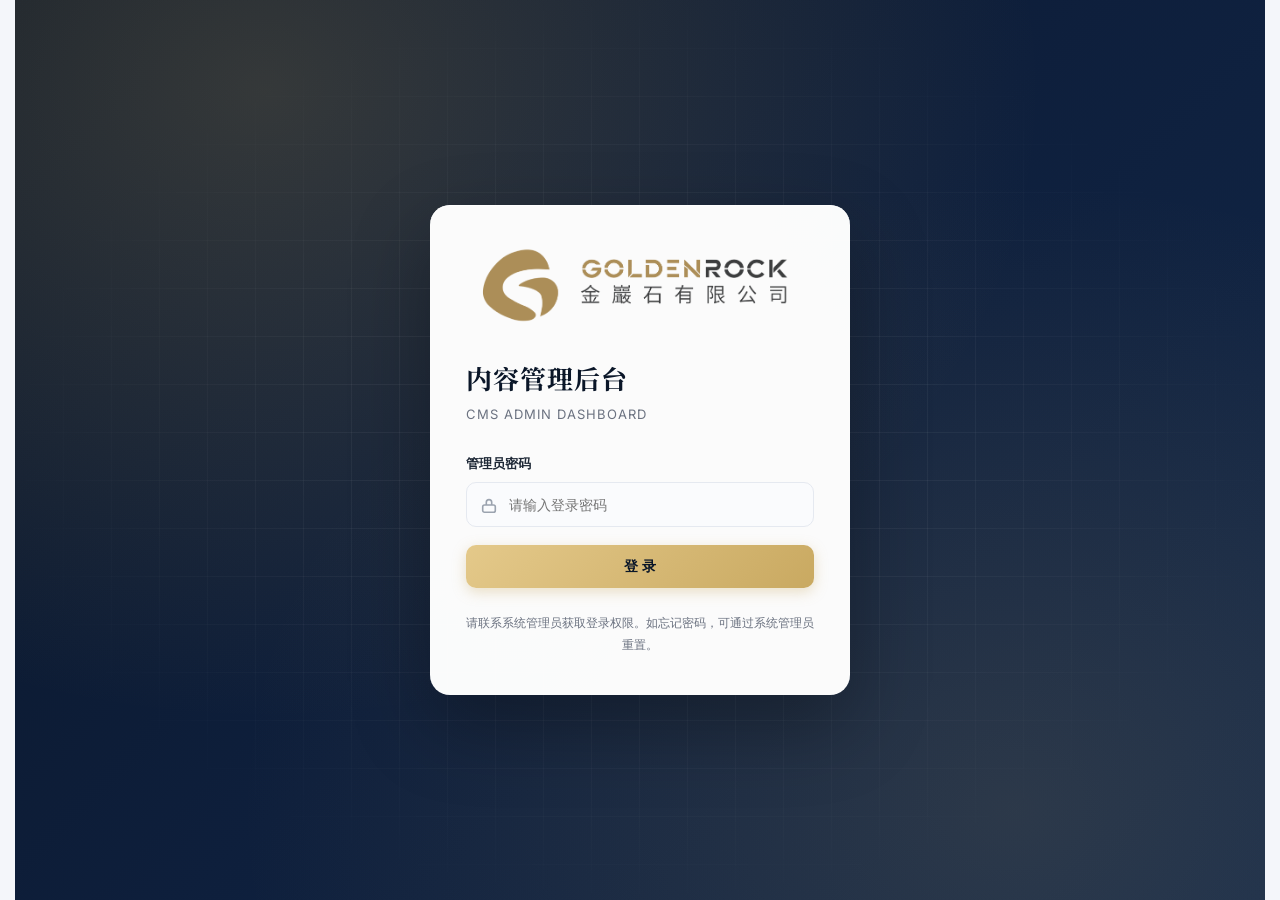
<file: admin.html>
<!DOCTYPE html>
<html lang="zh-CN">
<head>
    <meta charset="UTF-8">
    <meta name="viewport" content="width=device-width, initial-scale=1.0">
    <title>金岩石官网 · 内容管理后台</title>
        <link rel="stylesheet" href="css/admin.css?v=LANGv8">
  <style>
    /* 防止登录页首帧高度抖动：先把 body 最小高锁死 */
    body { min-height: 100vh; margin: 0; }
    html { scroll-behavior: auto; }
  </style>
    <link rel="preconnect" href="https://fonts.googleapis.com">
    <link href="https://fonts.googleapis.com/css2?family=Noto+Serif+SC:wght@400;500;600;700&family=Inter:wght@300;400;500;600;700&display=swap" rel="stylesheet">
</head>
<body>
    <div id="loginView" class="login-view">
        <div class="login-bg"></div>
        <div class="login-card">
            <div class="login-logo">
                <div class="login-logo-header" id="loginLogoHeaderWrap"></div>
            </div>
            <h1 class="login-title">内容管理后台</h1>
            <p class="login-subtitle">CMS Admin Dashboard</p>
            <form id="loginForm" class="login-form">
                <label class="field">
                    <span class="field-label">管理员密码</span>
                    <div class="field-input-wrap">
                        <svg class="field-icon" viewBox="0 0 20 20" fill="none" stroke="currentColor" stroke-width="1.8"><rect x="3" y="10" width="14" height="8" rx="2"/><path d="M7 10V7a3 3 0 016 0v3"/></svg>
                        <input id="loginPwd" type="password" placeholder="请输入登录密码" autocomplete="current-password" required>
                    </div>
                </label>
                <div id="loginError" class="login-error" style="display:none;">密码错误，请重试。</div>
                <button type="submit" class="btn btn-primary btn-full">登 录</button>
                <p class="login-hint">请联系系统管理员获取登录权限。如忘记密码，可通过系统管理员重置。</p>
            </form>
        </div>
    </div>

    <div id="adminView" class="admin-view" style="display:none;">
        <div id="sidebarMask" class="sidebar-mask"></div>
        <aside class="admin-sidebar">
            <div class="admin-brand">
                <div class="admin-brand-icon" id="sidebarBrandIconWrap">
                    <svg viewBox="0 0 200 200" fill="none" xmlns="http://www.w3.org/2000/svg">
                        <path fill="currentColor" d="M143.8 52.2c-8.6-6.5-19.8-10.2-32.5-10.2C73.5 42 40 71.8 40 109.3c0 21.6 12.3 40.4 30.6 49.7 7.3 3.7 15.6 5.7 24.2 5.7 4.2 0 8.3-0.5 12.2-1.4 7-1.7 13.1-4.9 18-9.1 3.9-3.4 7-7.5 9.1-12.2 2.3-5.4 2.1-11.4-1.1-16.7-3.4-5.5-9-9.2-16.2-10.9-2.8-0.7-5.7-0.6-8.7 0-2.5 0.5-4.5 2.1-5.9 4.2-0.8 1.2-2.1 1.8-3.5 1.8-3.1 0-5.5-2.7-5.5-6 0-1.3 0.5-2.6 1.3-3.6 3.1-3.8 7.3-6.7 12.3-8.3 10.1-3.3 26-4.8 42.5 1.5 3.3 1.2 5.8 4 6.5 7.4 0.3 1.1 1.9 0.8 1.9 0 1.3-18.4-3.8-36.4-13.8-50.3z"/>
                    </svg>
                </div>
                <div class="admin-brand-text">
                    <div class="admin-brand-en" style="font-family:Inter,Arial,sans-serif;font-weight:800;"><span class="brand-en-golden">GOLDEN</span> CMS</div>
                    <div class="admin-brand-cn">金岩石 后台</div>
                </div>
            </div>
            <nav class="admin-nav">
                <ul id="adminNav"></ul>
            </nav>
            <div class="admin-sidebar-footer">
                <button id="previewBtn" class="admin-btn-preview">
                    <svg viewBox="0 0 20 20" fill="none" stroke="currentColor" stroke-width="1.8"><path d="M10 3C6 3 2.73 5.11 1 7c1.73 1.89 5 4 9 4s7.27-2.11 9-4c-1.73-1.89-5-4-9-4z"/><circle cx="10" cy="7" r="3"/><path d="M1.75 13.5C5.5 16 8.5 17 10 17s4.5-1 8.25-3.5"/></svg>
                    打开官网预览
                </button>
                <button id="logoutBtn" class="admin-btn-ghost">
                    <svg viewBox="0 0 20 20" fill="none" stroke="currentColor" stroke-width="1.8"><path d="M7 4H5a2 2 0 00-2 2v8a2 2 0 002 2h2"/><path d="M14 10H4m0 0l3-3m-3 3l3 3m7-9l3 12"/></svg>
                    退出登录
                </button>
            </div>
        </aside>

        <div class="admin-main">
            <header class="admin-header">
                <button id="sidebarToggle" class="sidebar-toggle" type="button" aria-label="切换导航菜单" aria-expanded="false">
                    <svg viewBox="0 0 20 20" fill="none" stroke="currentColor" stroke-linecap="round" stroke-linejoin="round">
                        <line x1="2.5" y1="5" x2="17.5" y2="5"/>
                        <line x1="2.5" y1="10" x2="17.5" y2="10"/>
                        <line x1="2.5" y1="15" x2="17.5" y2="15"/>
                    </svg>
                </button>
                <div class="admin-header-left">
                    <h2 id="pageTitle" class="admin-page-title">站点设置</h2>
                    <span class="admin-header-desc" id="pageDesc">修改网站标题、关键词、品牌名称等基础信息</span>
                </div>
                <div class="admin-header-right">
                    <div id="saveStatus" class="save-status">未保存更改</div>
                    <button id="resetBtn" class="admin-btn-outline">恢复默认</button>
                    <button id="saveBtn" class="admin-btn-primary">
                        <svg viewBox="0 0 20 20" fill="none" stroke="currentColor" stroke-width="2"><path d="M4 4h9l3 3v9a1 1 0 01-1 1H4a1 1 0 01-1-1V5a1 1 0 011-1z"/><path d="M14 4v4H6V4h8z"/></svg>
                        保存更改
                    </button>
                </div>
            </header>

            <div class="admin-body">
                <div id="toastContainer" class="toast-container"></div>
                <div id="formContainer" class="form-container">
                    <!-- 表单由 JS 动态生成 -->
                </div>
            </div>
        </div>
    </div>

    <script src="config.js?v=LANGv8"></script>
    <script src="js/admin.js?v=LANGv8"></script>

    <!-- 图片裁剪弹窗 -->
    <div id="cropModal" class="crop-modal" style="display:none;">
        <div class="crop-modal-mask"></div>
        <div class="crop-modal-card">
            <div class="crop-modal-header">
                <h3 class="crop-modal-title">调整 Logo 尺寸</h3>
                <button type="button" class="crop-modal-close" id="cropCloseBtn" aria-label="关闭">
                    <svg viewBox="0 0 20 20" fill="none" stroke="currentColor" stroke-width="2" stroke-linecap="round">
                        <line x1="4" y1="4" x2="16" y2="16"/><line x1="16" y1="4" x2="4" y2="16"/>
                    </svg>
                </button>
            </div>
            <div class="crop-modal-body">
                <div class="crop-stage" id="cropStage">
                    <img id="cropSource" alt="上传图片预览" draggable="false">
                    <div class="crop-mask-top"></div>
                    <div class="crop-mask-bottom"></div>
                    <div class="crop-mask-left"></div>
                    <div class="crop-mask-right"></div>
                    <div class="crop-box" id="cropBox">
                        <div class="crop-grid-horiz crop-grid-1"></div>
                        <div class="crop-grid-horiz crop-grid-2"></div>
                        <div class="crop-grid-vert crop-grid-1"></div>
                        <div class="crop-grid-vert crop-grid-2"></div>
                        <span class="crop-handle nw" data-dir="nw"></span>
                        <span class="crop-handle n" data-dir="n"></span>
                        <span class="crop-handle ne" data-dir="ne"></span>
                        <span class="crop-handle w" data-dir="w"></span>
                        <span class="crop-handle e" data-dir="e"></span>
                        <span class="crop-handle sw" data-dir="sw"></span>
                        <span class="crop-handle s" data-dir="s"></span>
                        <span class="crop-handle se" data-dir="se"></span>
                    </div>
                </div>
                <div class="crop-controls">
                    <div class="crop-controls-row">
                        <div class="crop-control">
                            <label>宽高比</label>
                            <div class="crop-aspect-row">
                                <button type="button" class="chip-btn" data-aspect="free">自由</button>
                                <button type="button" class="chip-btn" data-aspect="header">Header (240:44)</button>
                                <button type="button" class="chip-btn" data-aspect="footer">Footer (16:3)</button>
                                <button type="button" class="chip-btn" data-aspect="square">方形 (1:1)</button>
                                <button type="button" class="chip-btn" data-aspect="login">登录 (25:4)</button>
                            </div>
                        </div>
                    </div>
                    <div class="crop-controls-row">
                        <div class="crop-control">
                            <label>尺寸缩放</label>
                            <div class="crop-slider-wrap">
                                <input type="range" id="cropScale" min="10" max="300" value="100">
                                <span id="cropScaleLabel">100%</span>
                            </div>
                        </div>
                        <div class="crop-control">
                            <label>输出格式</label>
                            <select id="cropFormat">
                                <option value="image/png">PNG（透明推荐）</option>
                                <option value="image/svg+xml" disabled>SVG（需原文件为 SVG）</option>
                                <option value="image/jpeg">JPEG（体积最小）</option>
                            </select>
                        </div>
                    </div>
                    <div class="crop-controls-row crop-info-row">
                        <div class="crop-info" id="cropInfo">选框：— × —　原图：— × —</div>
                        <div class="crop-output" id="cropOutputInfo">输出：— × —</div>
                    </div>
                </div>
            </div>
            <div class="crop-modal-footer">
                <button type="button" class="admin-btn-outline" id="cropCancelBtn">取消</button>
                <button type="button" class="admin-btn-primary" id="cropConfirmBtn">
                    <svg viewBox="0 0 20 20" fill="none" stroke="currentColor" stroke-width="2">
                        <path d="M4 12l3 3 9-9"/>
                    </svg>
                    确认裁剪
                </button>
            </div>
        </div>
    </div>
</body>
</html>
</file>
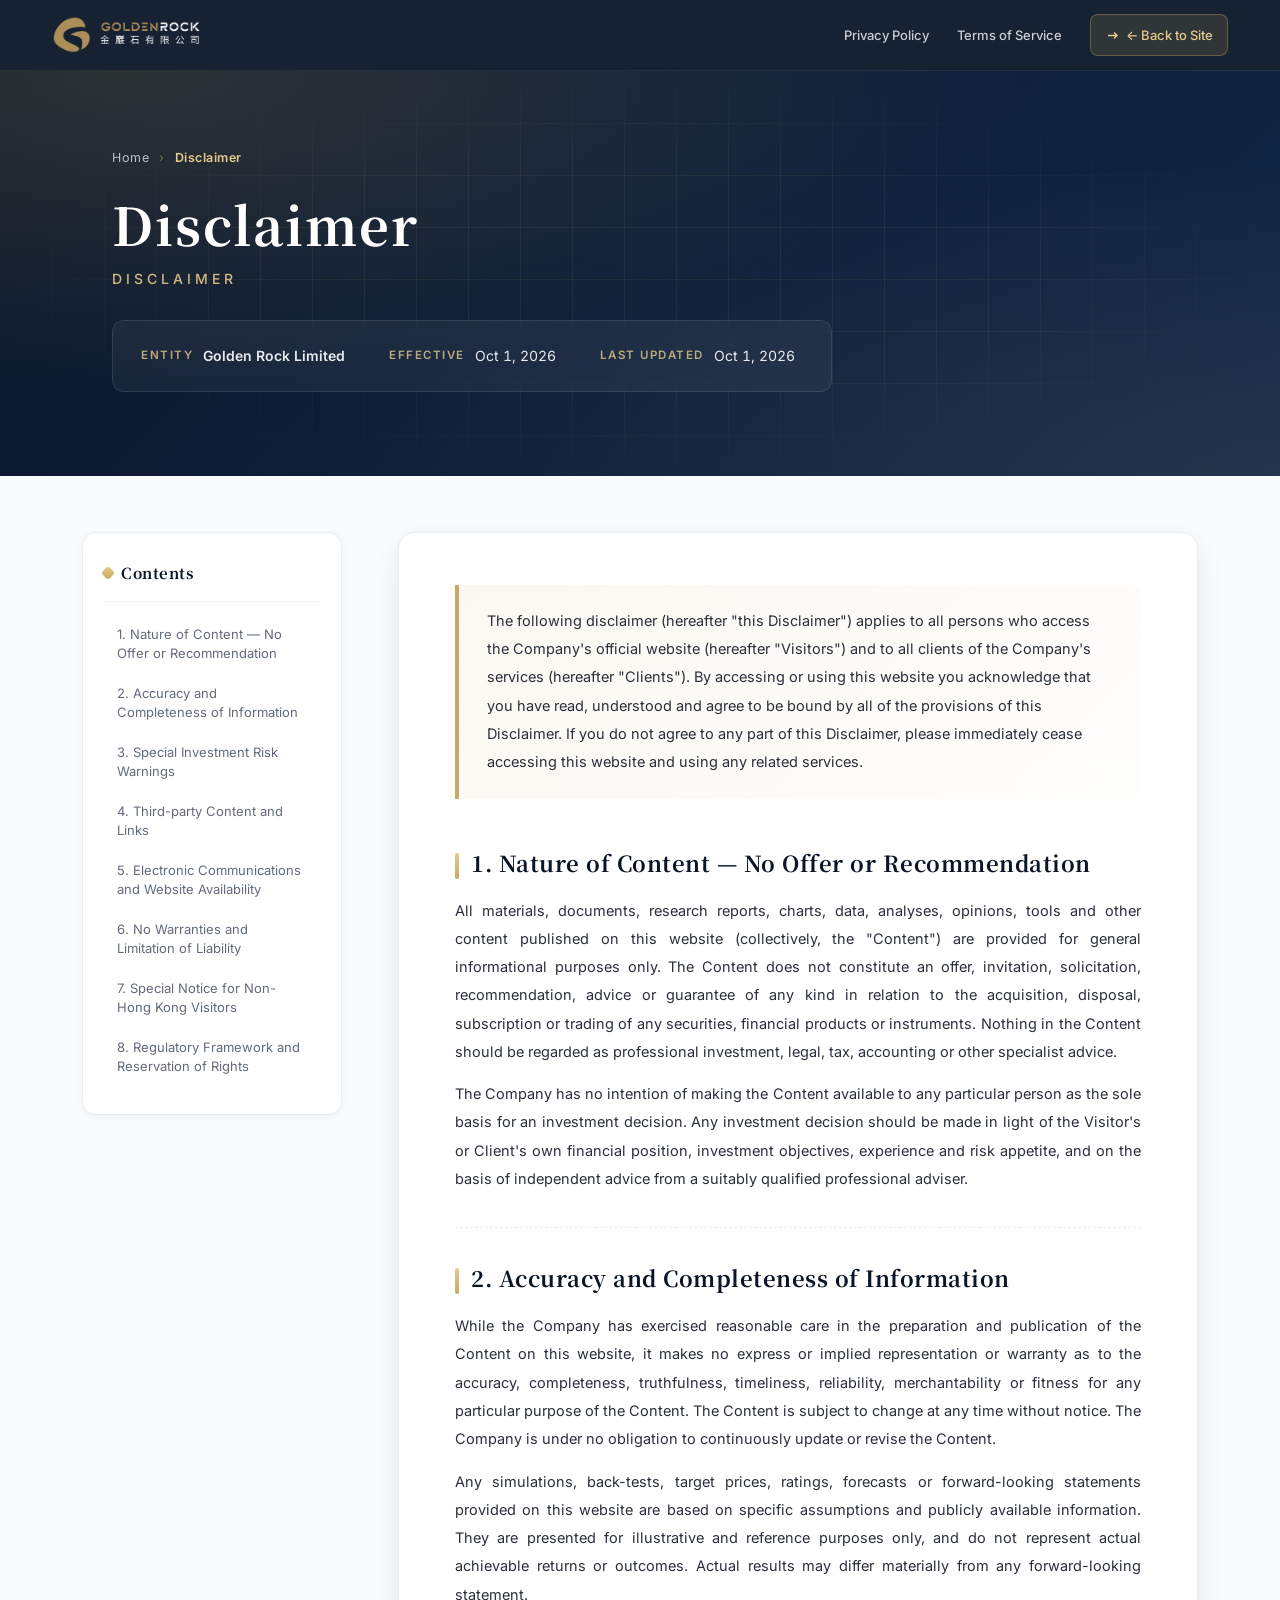
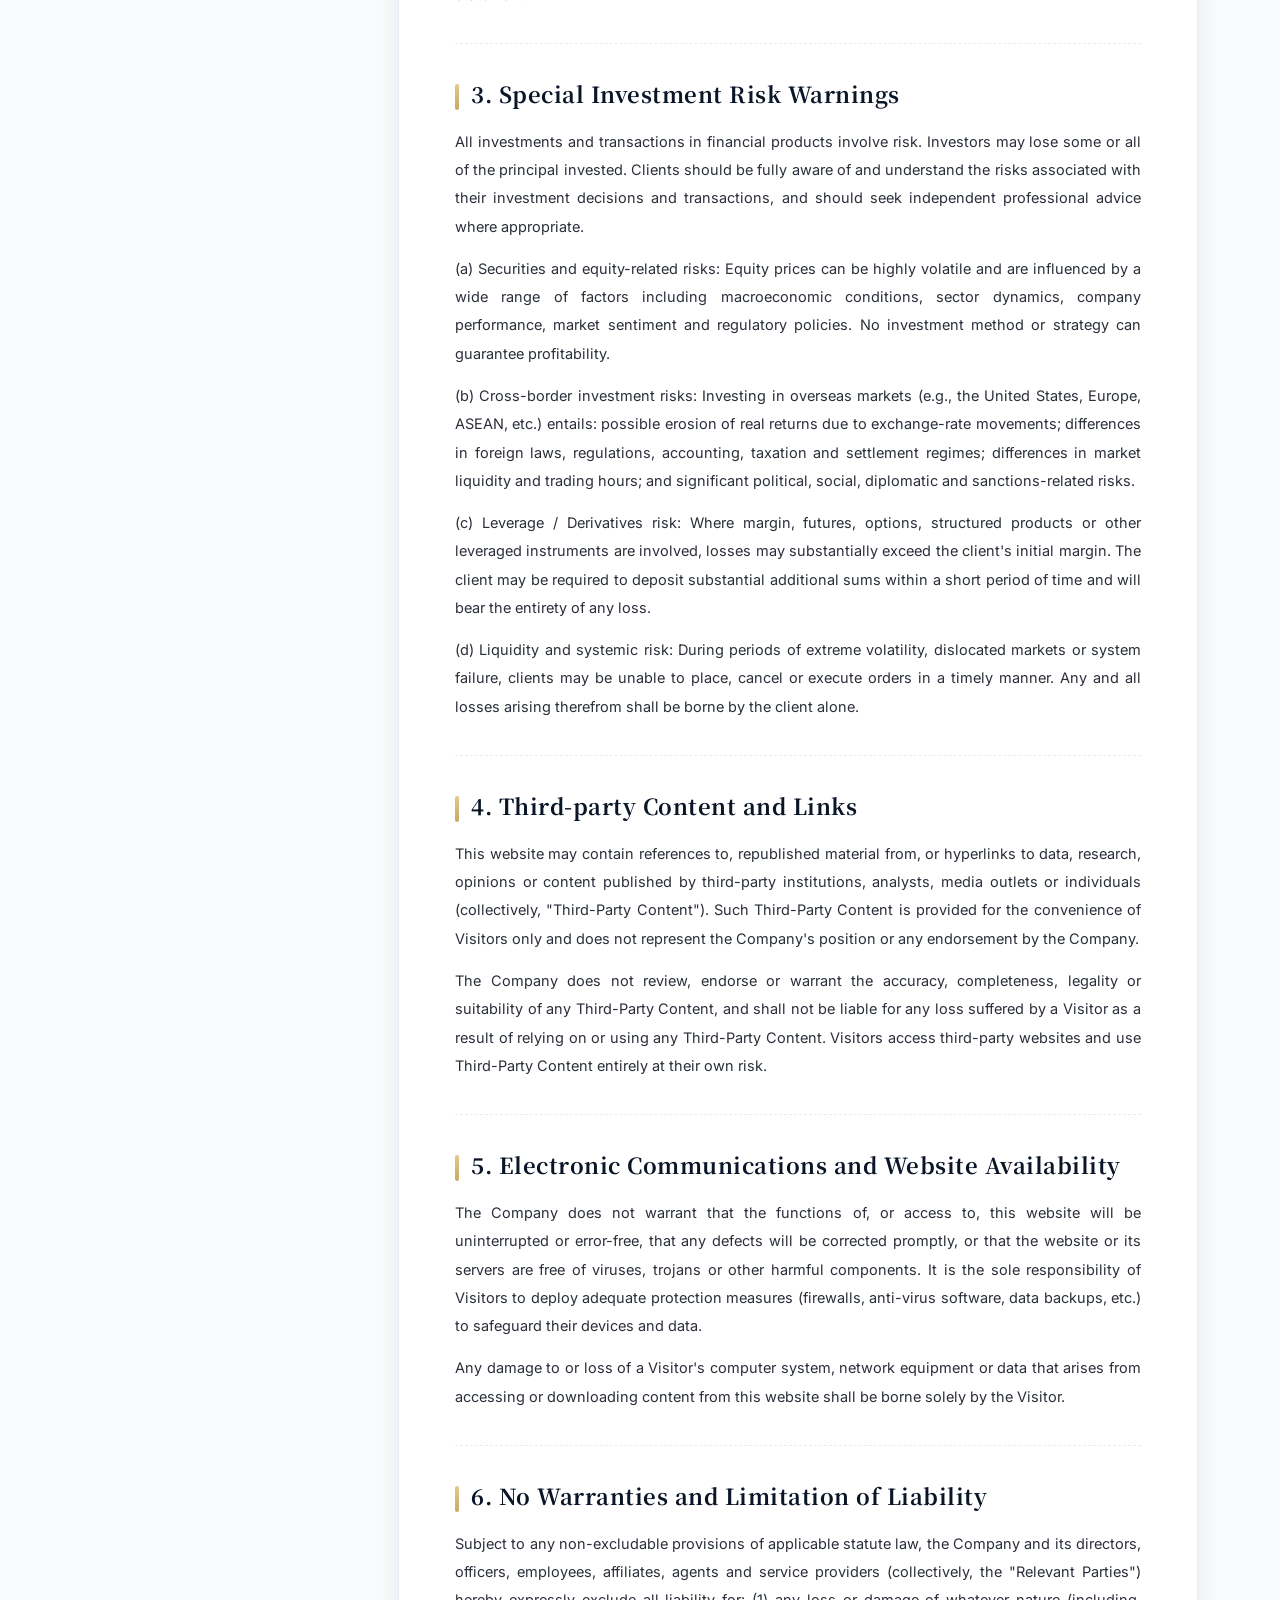
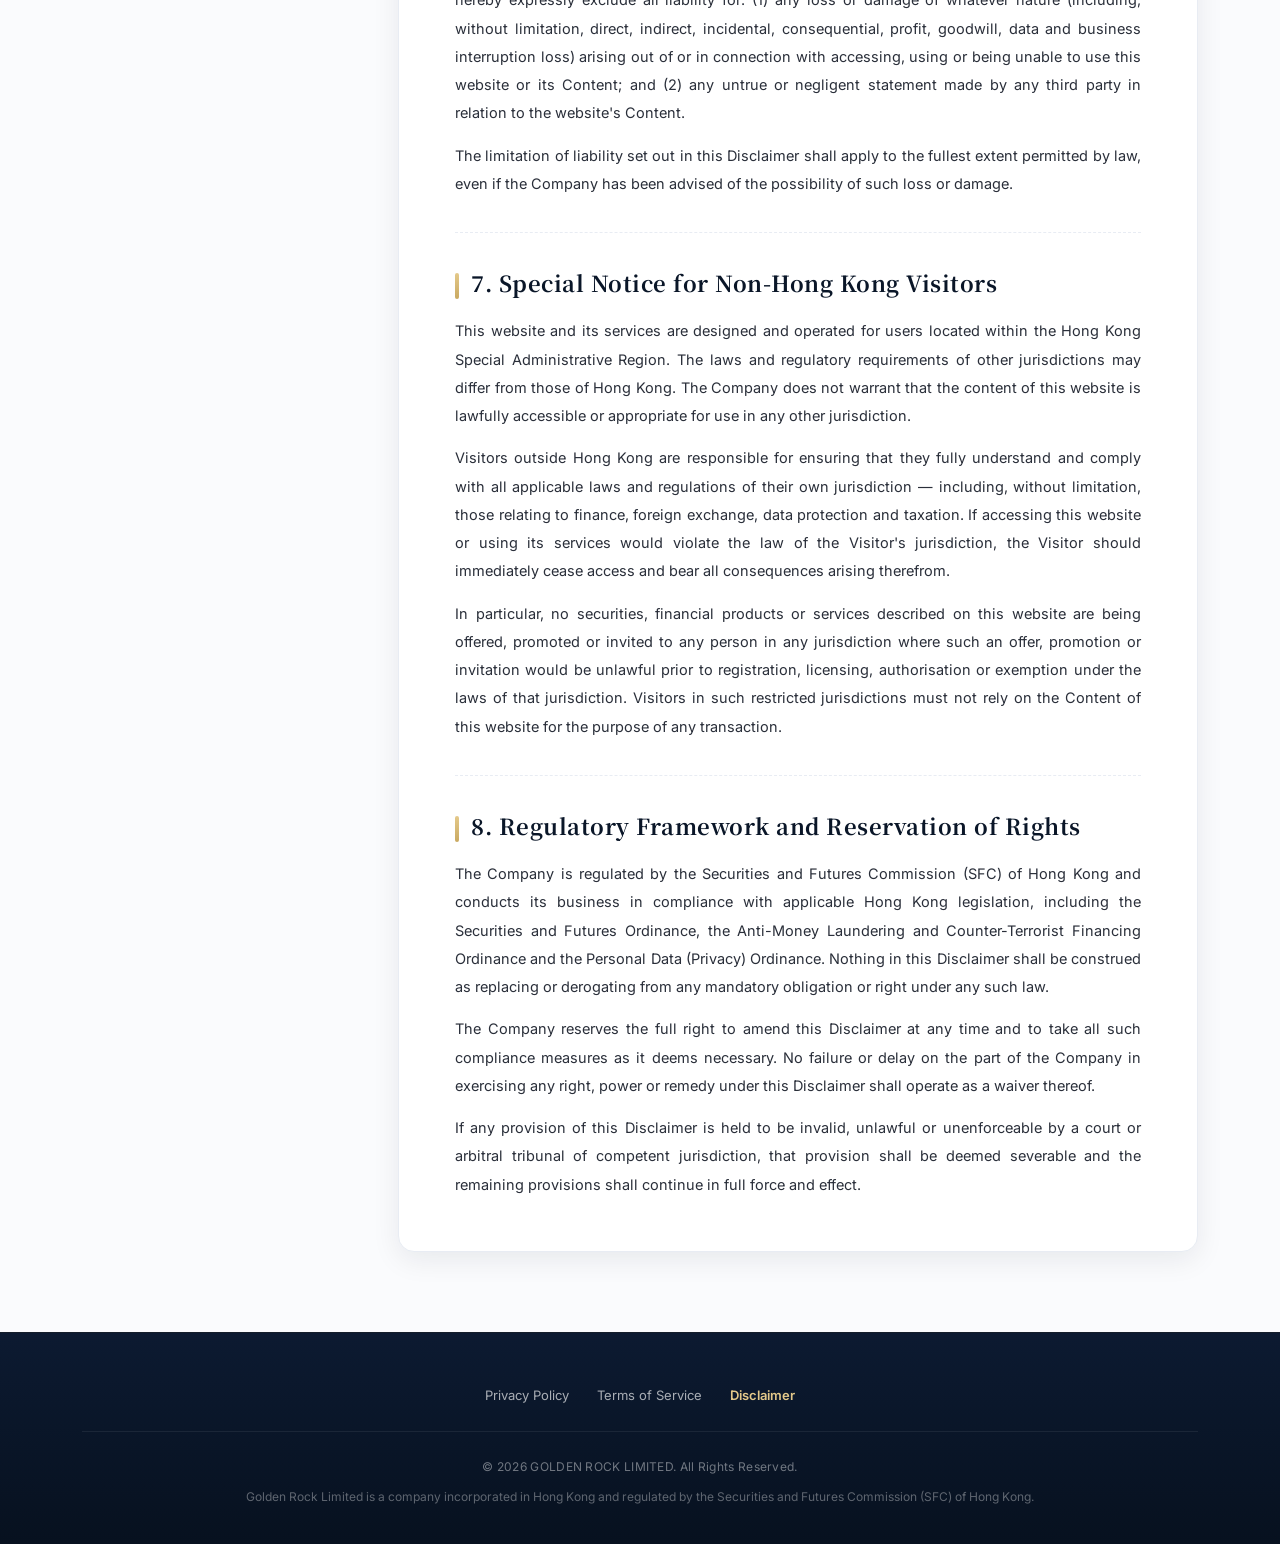
<file: disclaimer.html>
<!DOCTYPE html>
<html>
<head>
    <meta charset="UTF-8">
    <meta name="viewport" content="width=device-width, initial-scale=1.0">
    <meta name="page-id" content="disclaimer">
    <meta name="description" content="金岩石有限公司 Golden Rock Limited 免责声明。">
    <title>免责声明 | 金岩石 Golden Rock</title>
    <link rel="stylesheet" href="css/legal.css?v=LANGv9">
    <link rel="preconnect" href="https://fonts.googleapis.com">
    <link href="https://fonts.googleapis.com/css2?family=Noto+Serif+SC:wght@400;500;600;700&family=Inter:wght@300;400;500;600;700&display=swap" rel="stylesheet">
    <style>
      .hero-bg, .hero-decoration, .site-fog, .hero-overlay, .hero-parallax-layer, .hero-scroll,
      .hero-title, .hero-subtitle, .hero-actions, .hero-stats, .hero-badge,
      .navbar, .site-header, .site-footer, [viewBox="0 0 200 200"]:not(.lp-keep) {
        display: none !important;
      }
    </style>
</head>
<body>
    <nav class="lp-nav" id="lpNav"></nav>

    <section class="lp-hero" id="lpHero"></section>

    <div class="lp-layout">
        <aside class="lp-toc" aria-label="目录" data-i18n-attr="aria-label:ui.legalNav.toc">
            <div class="lp-toc-title" data-i18n="ui.legalNav.toc">目录</div>
            <ul class="lp-toc-list" id="lpTocList"></ul>
        </aside>
        <main class="lp-content-wrap">
            <div class="lp-intro" id="lpIntro"></div>
            <div id="lpContent"></div>
        </main>
    </div>

    <footer class="lp-footer" id="lpFooter"></footer>

    <button class="lp-back-to-top" id="lpBackToTop" title="返回顶部" aria-label="返回顶部"
        data-i18n-attr="title:ui.legalNav.backTop,aria-label:ui.legalNav.backTop">
        <svg width="18" height="18" viewBox="0 0 20 20" fill="none" stroke="currentColor" stroke-width="2.2" stroke-linecap="round" stroke-linejoin="round">
            <path d="M10 17V4"/>
            <path d="M4 10L10 4L16 10"/>
        </svg>
    </button>

    <script src="js/i18n.js?v=LANGv9"></script>
    <script src="config.js?v=LANGv9"></script>
    <script src="js/legal.js?v=LANGv9"></script>
</body>
</html>
</file>
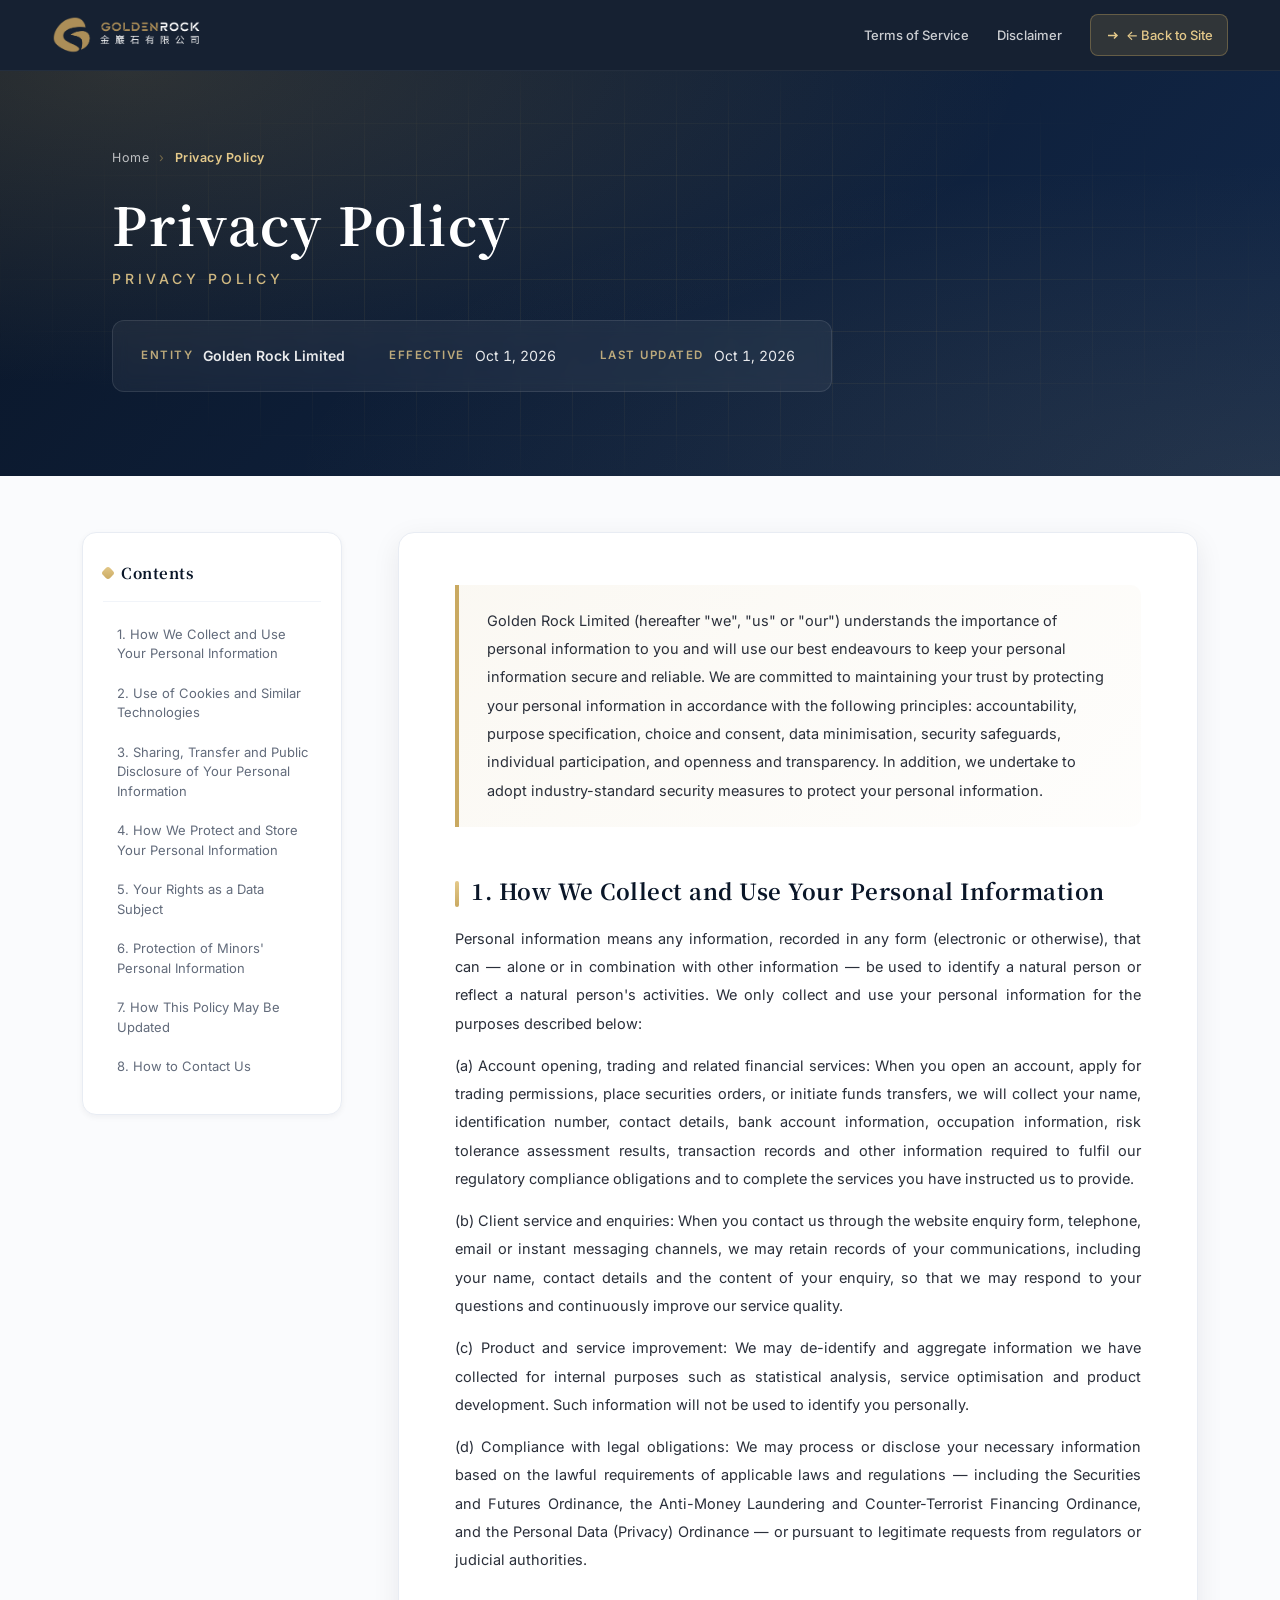
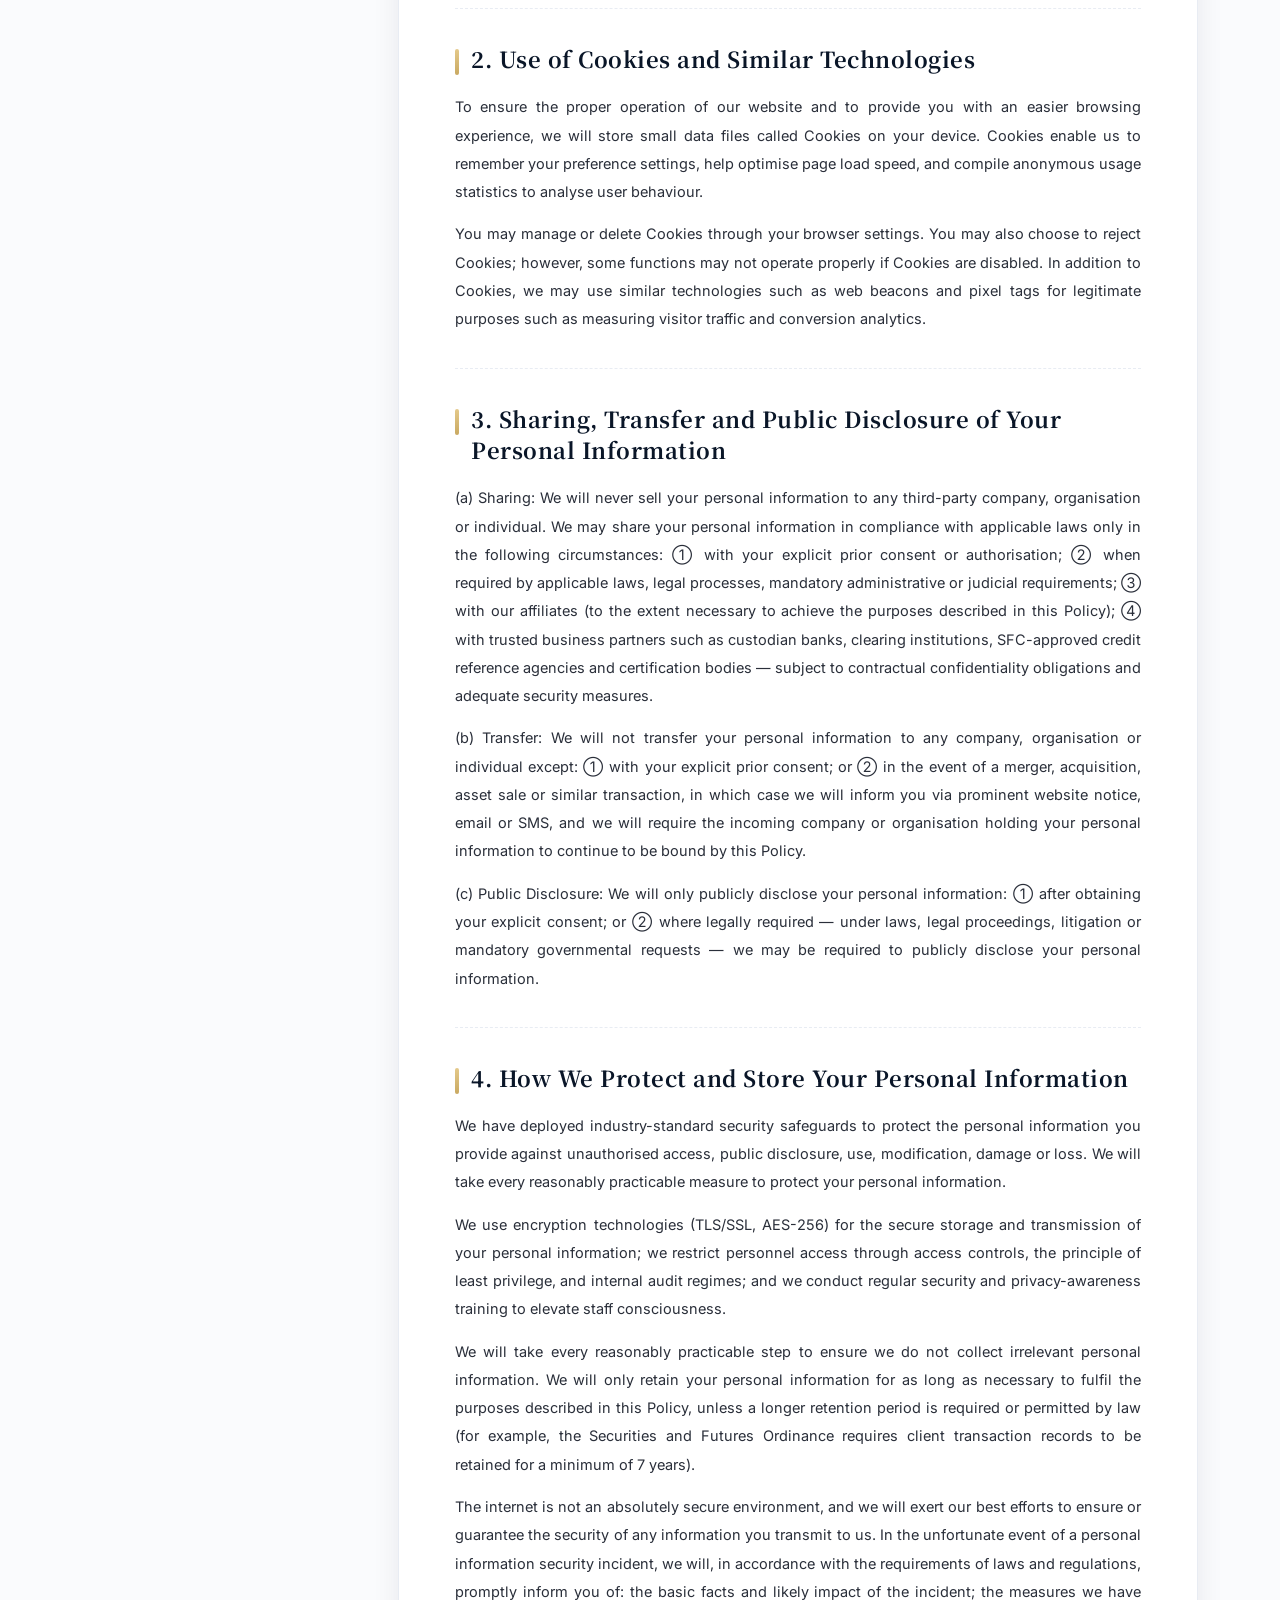
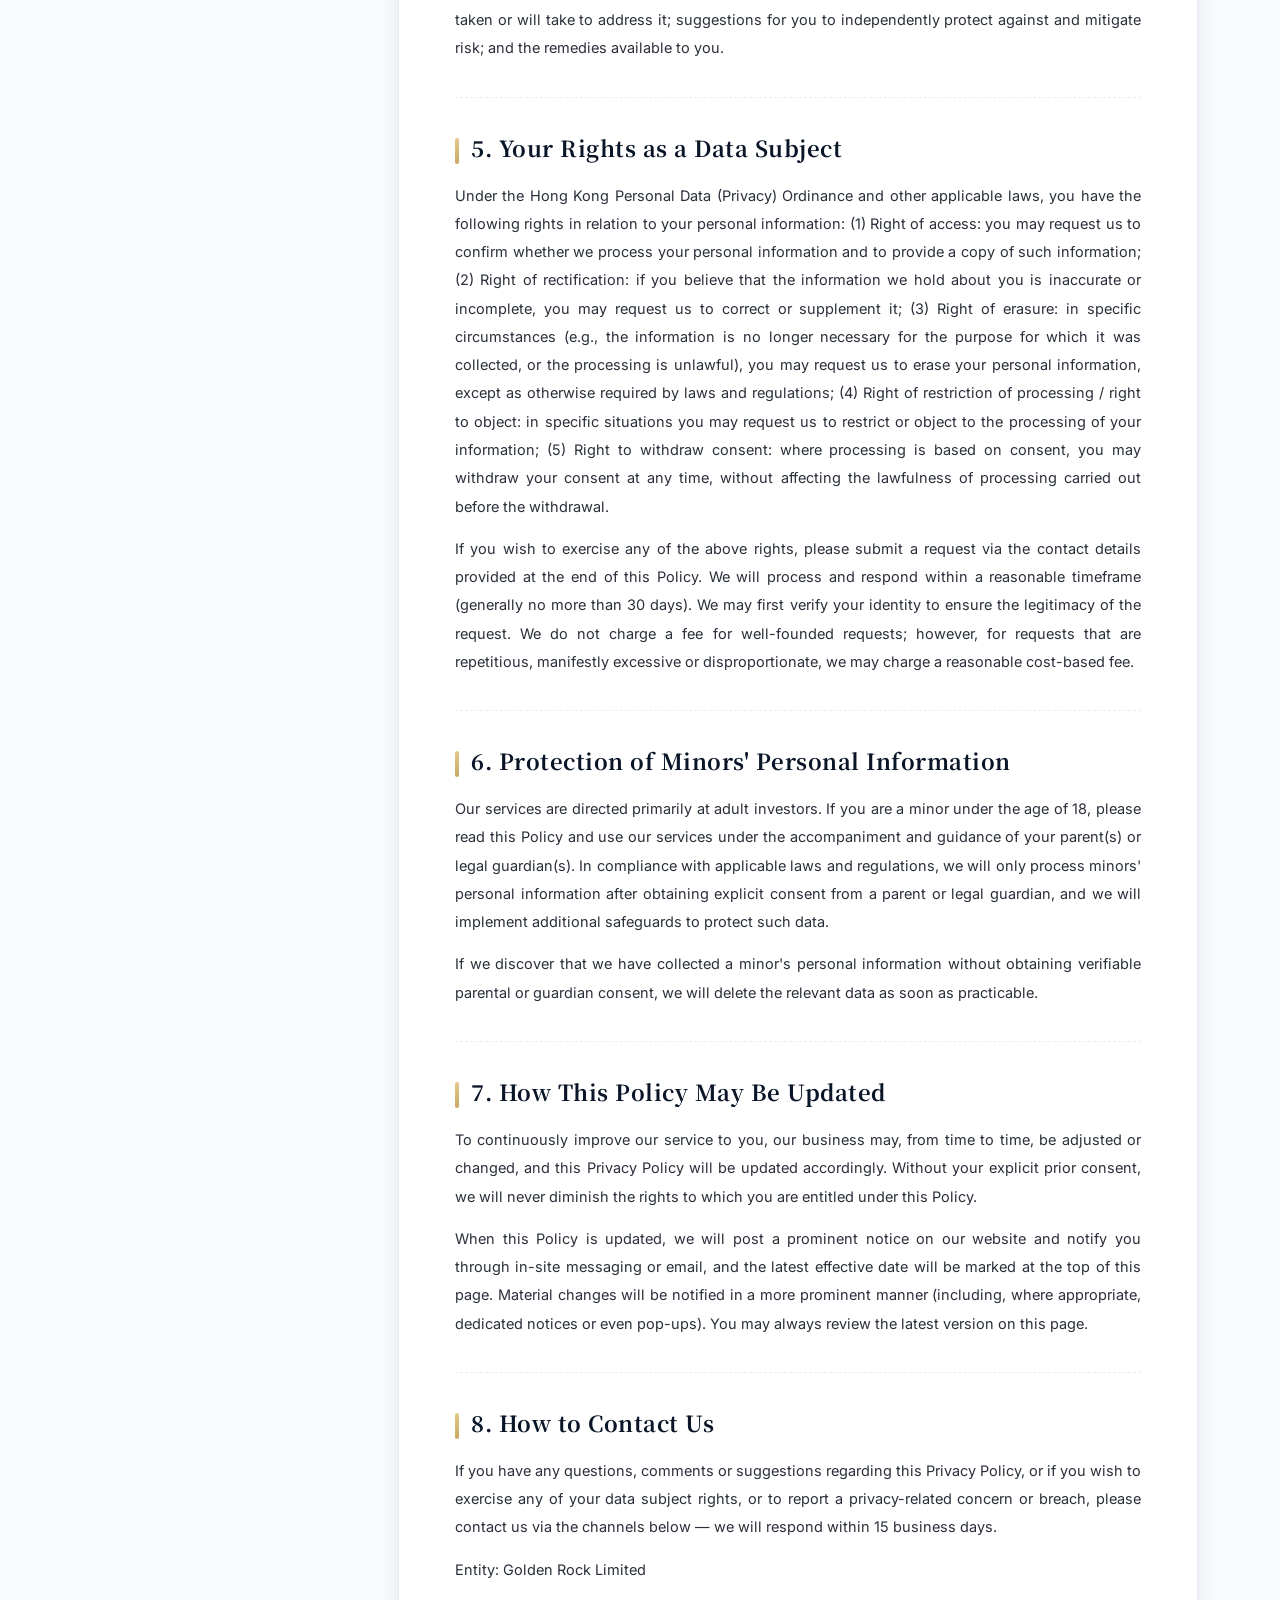
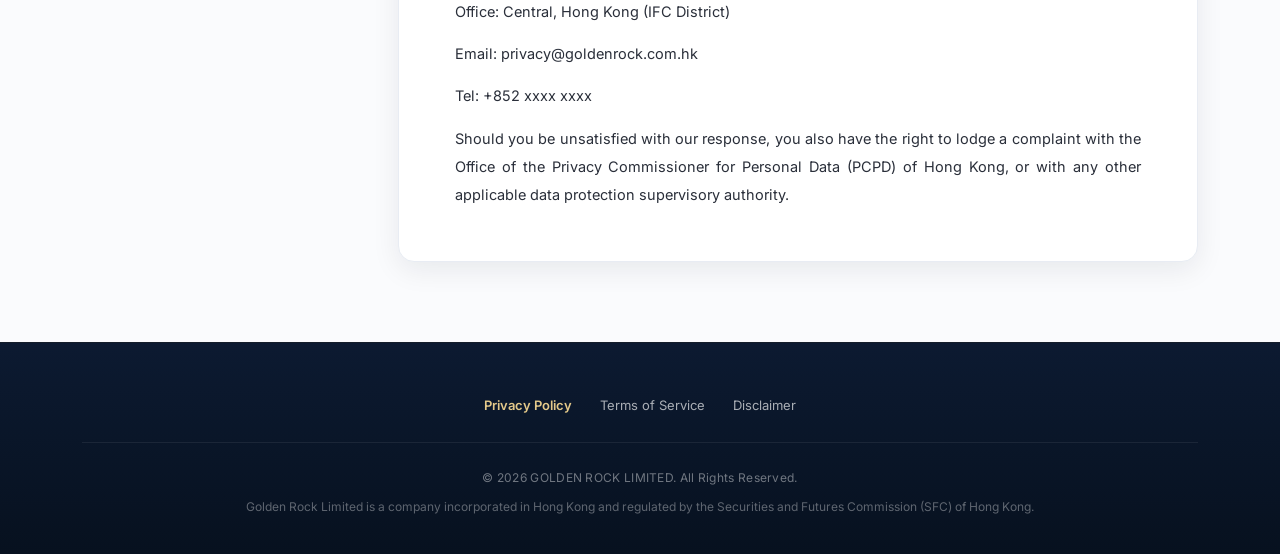
<file: privacy.html>
<!DOCTYPE html>
<html>
<head>
    <meta charset="UTF-8">
    <meta name="viewport" content="width=device-width, initial-scale=1.0">
    <meta name="page-id" content="privacy">
    <meta name="description" content="金岩石有限公司 Golden Rock Limited 隐私政策。">
    <title>隐私政策 | 金岩石 Golden Rock</title>
    <link rel="stylesheet" href="css/legal.css?v=LANGv9">
    <link rel="preconnect" href="https://fonts.googleapis.com">
    <link href="https://fonts.googleapis.com/css2?family=Noto+Serif+SC:wght@400;500;600;700&family=Inter:wght@300;400;500;600;700&display=swap" rel="stylesheet">
    <style>
      .hero-bg, .hero-decoration, .site-fog, .hero-overlay, .hero-parallax-layer, .hero-scroll,
      .hero-title, .hero-subtitle, .hero-actions, .hero-stats, .hero-badge,
      .navbar, .site-header, .site-footer, [viewBox="0 0 200 200"]:not(.lp-keep) {
        display: none !important;
      }
    </style>
</head>
<body>
    <nav class="lp-nav" id="lpNav"></nav>

    <section class="lp-hero" id="lpHero"></section>

    <div class="lp-layout">
        <aside class="lp-toc" aria-label="目录" data-i18n-attr="aria-label:ui.legalNav.toc">
            <div class="lp-toc-title" data-i18n="ui.legalNav.toc">目录</div>
            <ul class="lp-toc-list" id="lpTocList"></ul>
        </aside>
        <main class="lp-content-wrap">
            <div class="lp-intro" id="lpIntro"></div>
            <div id="lpContent"></div>
        </main>
    </div>

    <footer class="lp-footer" id="lpFooter"></footer>

    <button class="lp-back-to-top" id="lpBackToTop" title="返回顶部" aria-label="返回顶部"
        data-i18n-attr="title:ui.legalNav.backTop,aria-label:ui.legalNav.backTop">
        <svg width="18" height="18" viewBox="0 0 20 20" fill="none" stroke="currentColor" stroke-width="2.2" stroke-linecap="round" stroke-linejoin="round">
            <path d="M10 17V4"/>
            <path d="M4 10L10 4L16 10"/>
        </svg>
    </button>

    <script src="js/i18n.js?v=LANGv9"></script>
    <script src="config.js?v=LANGv9"></script>
    <script src="js/legal.js?v=LANGv9"></script>
</body>
</html>
</file>
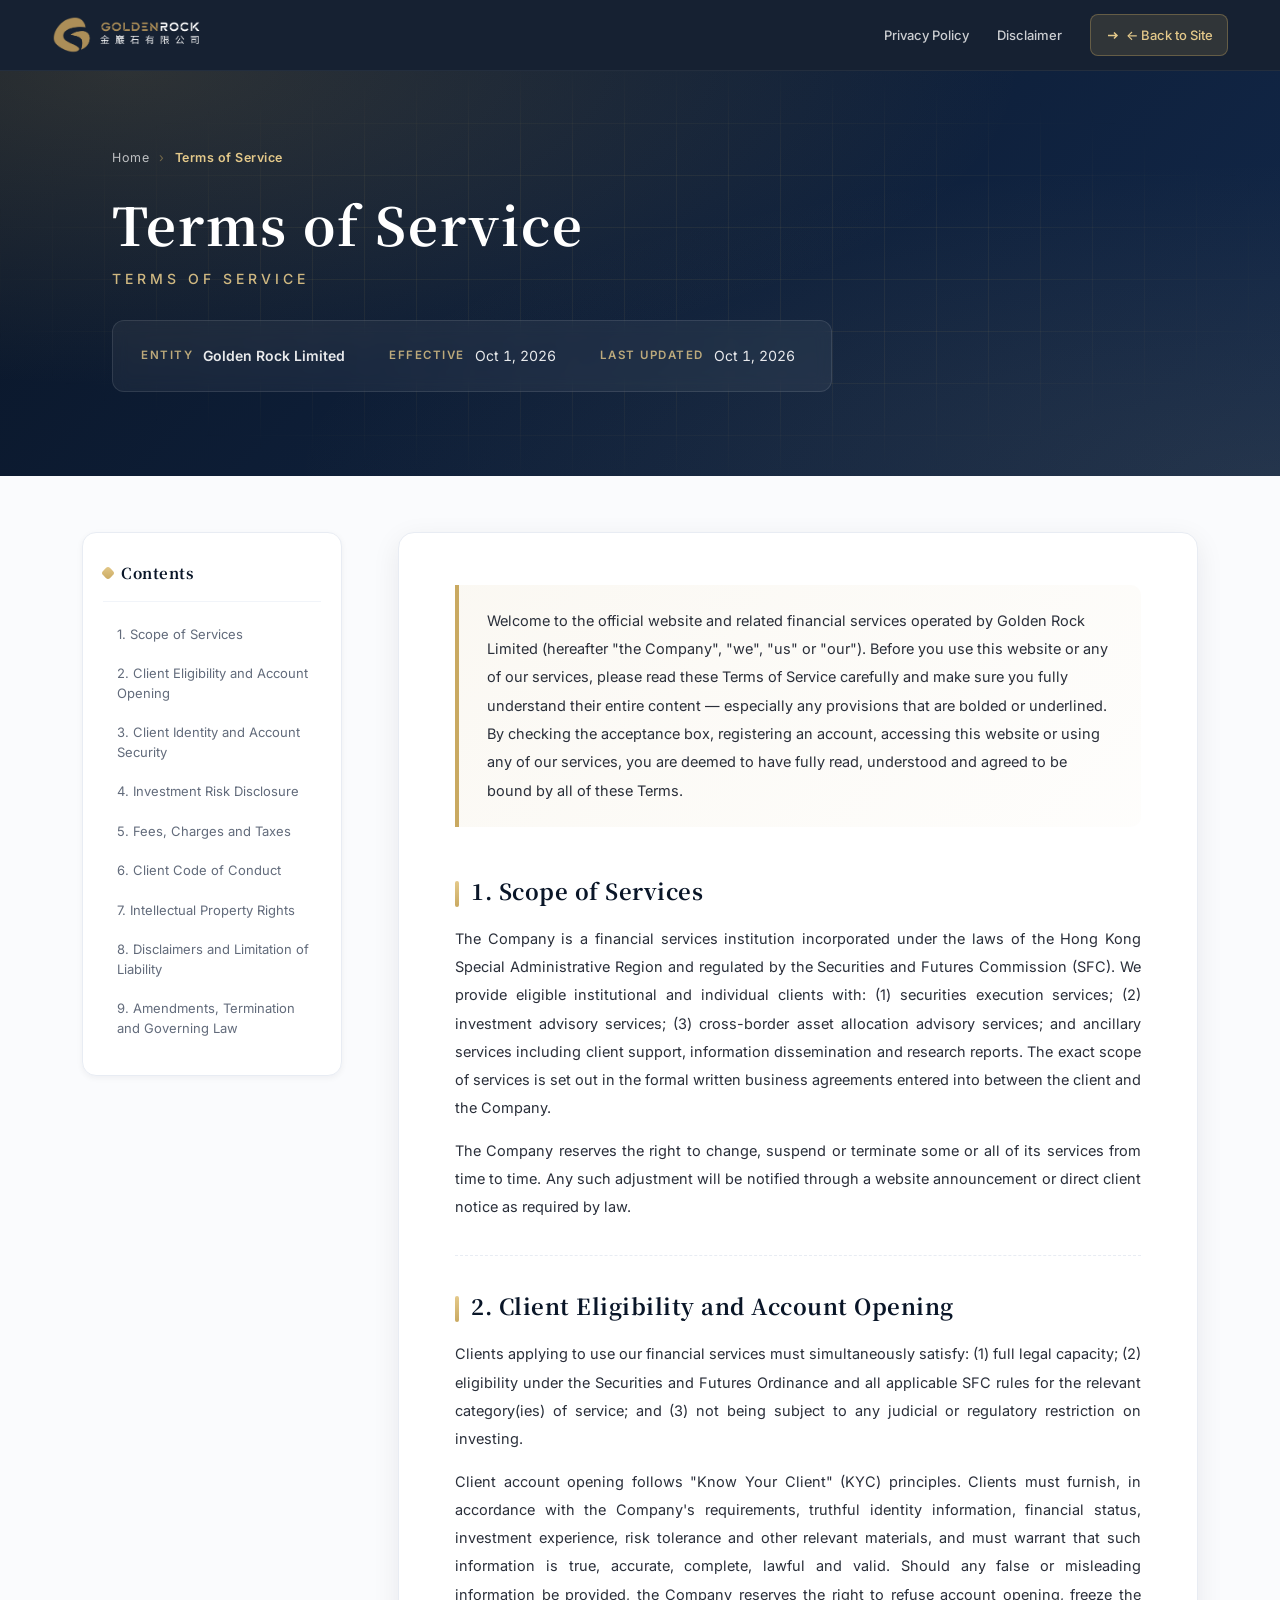
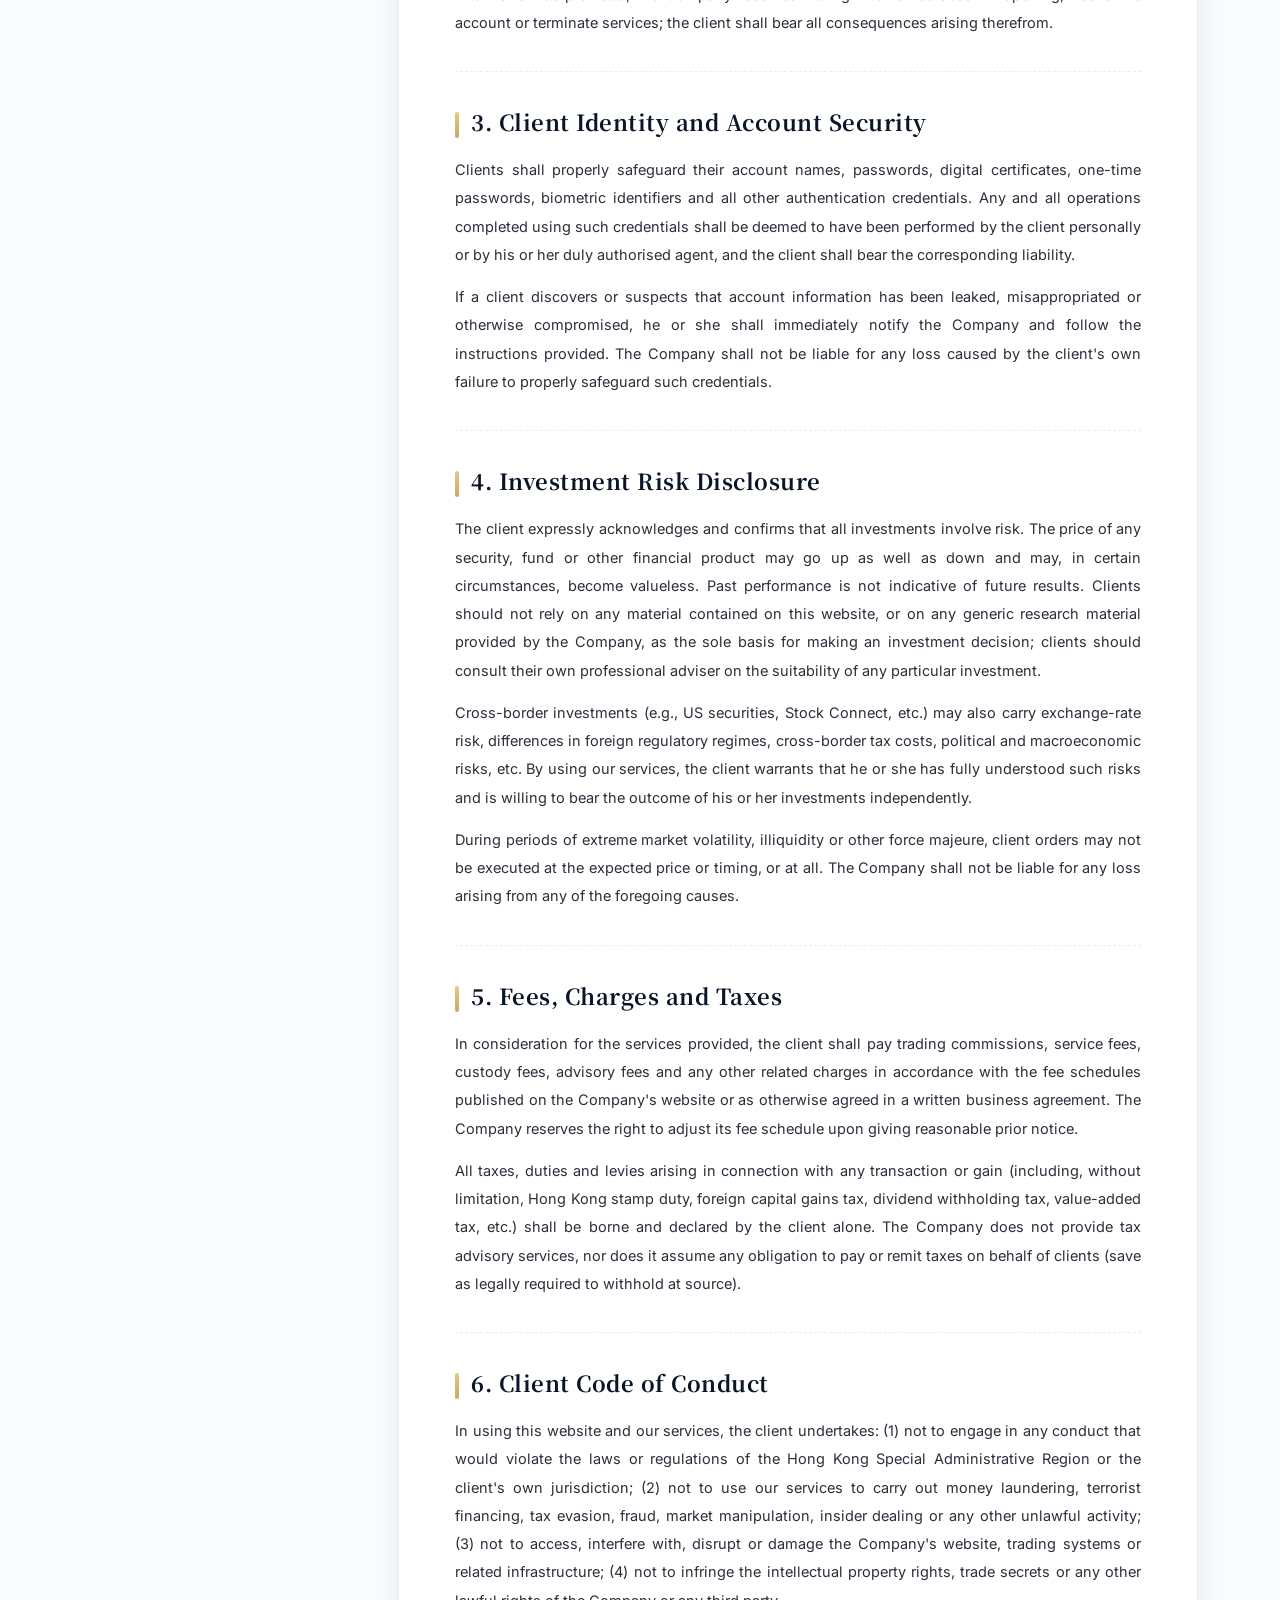
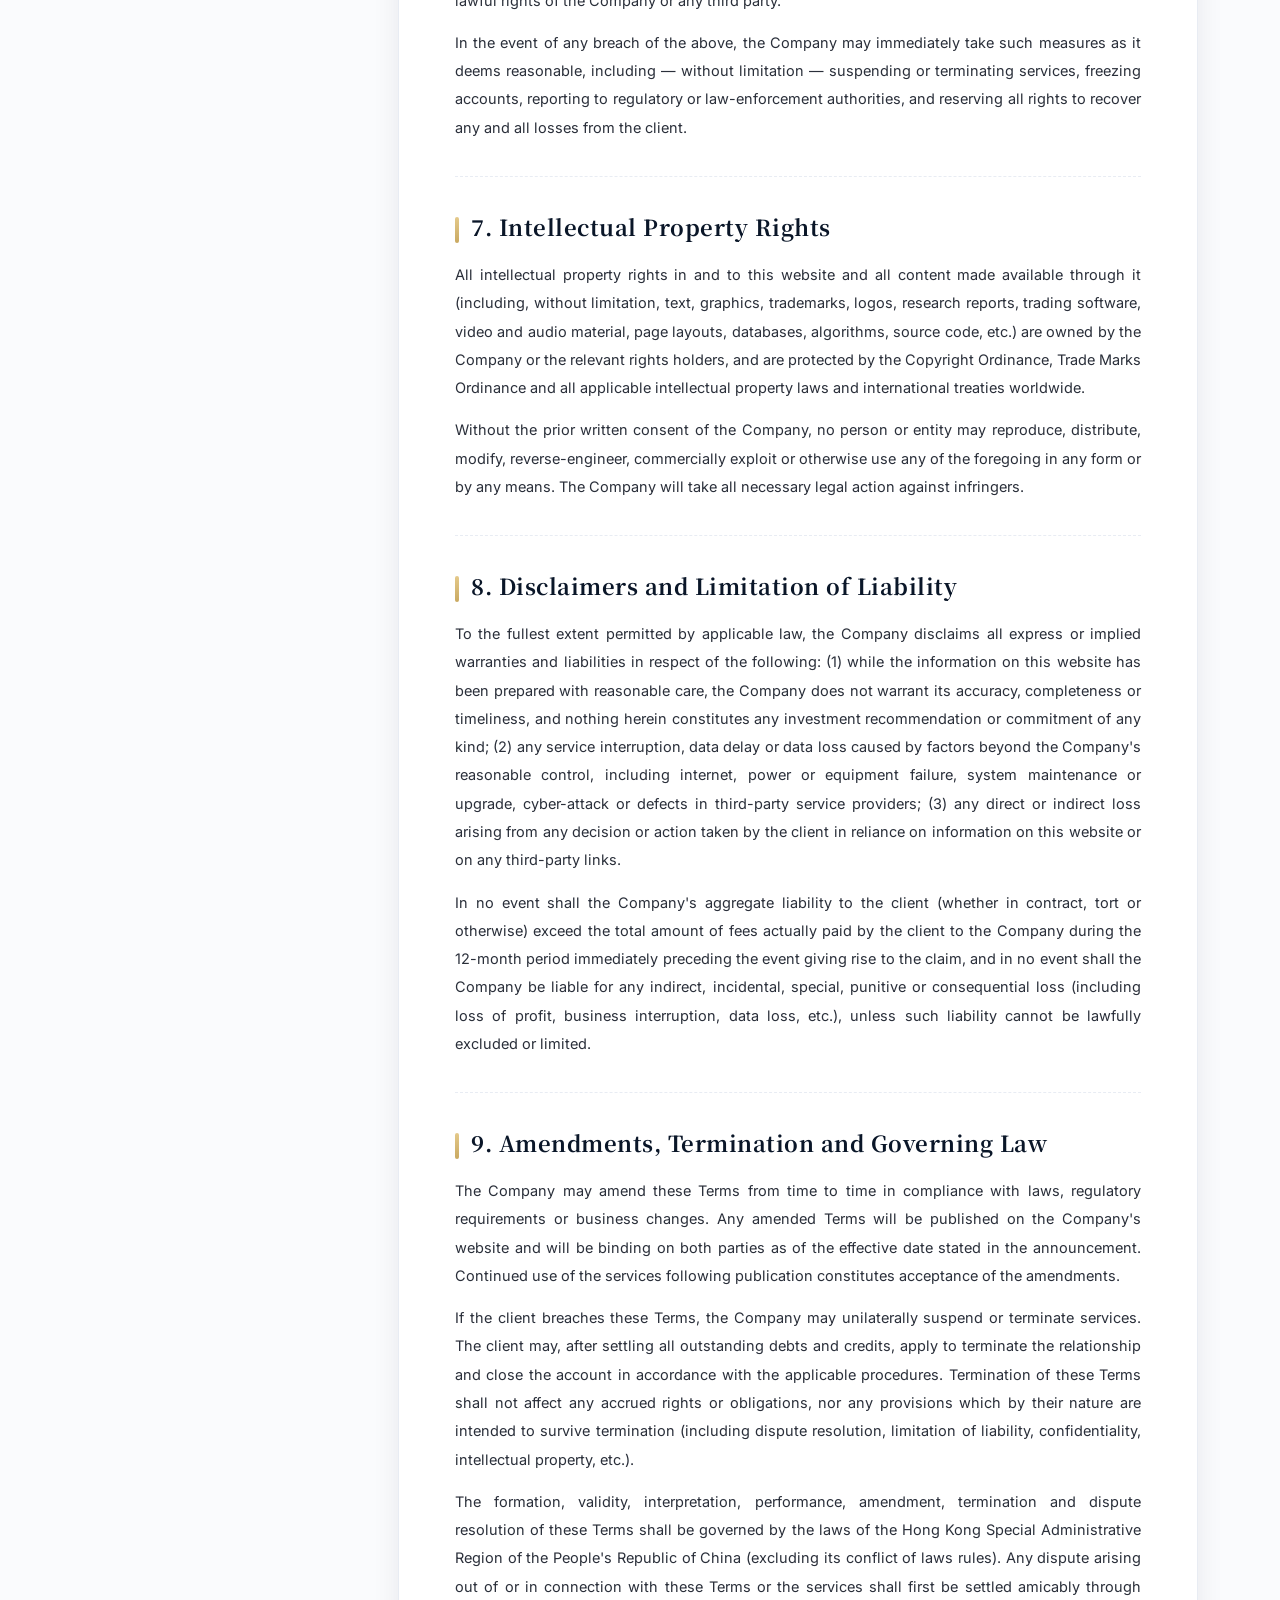
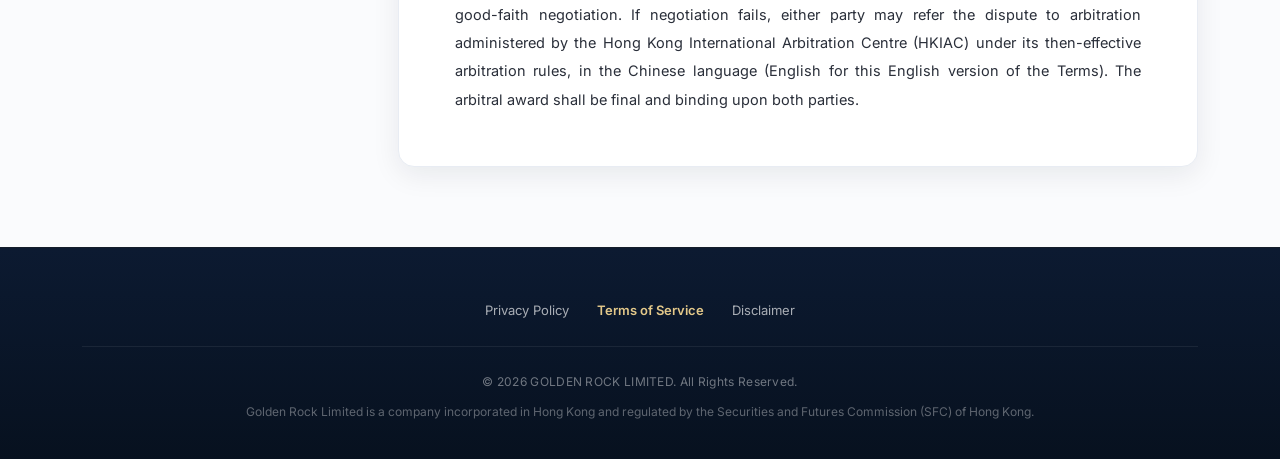
<file: terms.html>
<!DOCTYPE html>
<html>
<head>
    <meta charset="UTF-8">
    <meta name="viewport" content="width=device-width, initial-scale=1.0">
    <meta name="page-id" content="terms">
    <meta name="description" content="金岩石有限公司 Golden Rock Limited 服务条款。">
    <title>服务条款 | 金岩石 Golden Rock</title>
    <link rel="stylesheet" href="css/legal.css?v=LANGv9">
    <link rel="preconnect" href="https://fonts.googleapis.com">
    <link href="https://fonts.googleapis.com/css2?family=Noto+Serif+SC:wght@400;500;600;700&family=Inter:wght@300;400;500;600;700&display=swap" rel="stylesheet">
    <style>
      .hero-bg, .hero-decoration, .site-fog, .hero-overlay, .hero-parallax-layer, .hero-scroll,
      .hero-title, .hero-subtitle, .hero-actions, .hero-stats, .hero-badge,
      .navbar, .site-header, .site-footer, [viewBox="0 0 200 200"]:not(.lp-keep) {
        display: none !important;
      }
    </style>
</head>
<body>
    <nav class="lp-nav" id="lpNav"></nav>

    <section class="lp-hero" id="lpHero"></section>

    <div class="lp-layout">
        <aside class="lp-toc" aria-label="目录" data-i18n-attr="aria-label:ui.legalNav.toc">
            <div class="lp-toc-title" data-i18n="ui.legalNav.toc">目录</div>
            <ul class="lp-toc-list" id="lpTocList"></ul>
        </aside>
        <main class="lp-content-wrap">
            <div class="lp-intro" id="lpIntro"></div>
            <div id="lpContent"></div>
        </main>
    </div>

    <footer class="lp-footer" id="lpFooter"></footer>

    <button class="lp-back-to-top" id="lpBackToTop" title="返回顶部" aria-label="返回顶部"
        data-i18n-attr="title:ui.legalNav.backTop,aria-label:ui.legalNav.backTop">
        <svg width="18" height="18" viewBox="0 0 20 20" fill="none" stroke="currentColor" stroke-width="2.2" stroke-linecap="round" stroke-linejoin="round">
            <path d="M10 17V4"/>
            <path d="M4 10L10 4L16 10"/>
        </svg>
    </button>

    <script src="js/i18n.js?v=LANGv9"></script>
    <script src="config.js?v=LANGv9"></script>
    <script src="js/legal.js?v=LANGv9"></script>
</body>
</html>
</file>
<file: css/style.css>
:root {
    --color-primary: #0A1628;
    --color-primary-light: #12284A;
    --color-primary-dark: #060D18;
    --color-gold: #C9A961;
    --color-gold-light: #E4C98A;
    --color-gold-dark: #A88A4A;
    --color-white: #FFFFFF;
    --color-off-white: #F8F9FB;
    --color-gray-50: #F5F7FA;
    --color-gray-100: #E8ECF1;
    --color-gray-200: #D3D9E2;
    --color-gray-300: #B5BDCB;
    --color-gray-400: #8B95A7;
    --color-gray-500: #647084;
    --color-gray-600: #4A5466;
    --color-gray-700: #363E4D;
    --color-gray-800: #252B38;
    --color-gray-900: #151923;

    --font-serif: 'Noto Serif SC', 'Songti SC', 'SimSun', serif;
    --font-sans: 'Inter', -apple-system, BlinkMacSystemFont, 'Segoe UI', 'PingFang SC', 'Microsoft YaHei', sans-serif;

    --shadow-sm: 0 1px 2px rgba(10, 22, 40, 0.06);
    --shadow-md: 0 4px 12px rgba(10, 22, 40, 0.08);
    --shadow-lg: 0 12px 32px rgba(10, 22, 40, 0.12);
    --shadow-xl: 0 20px 60px rgba(10, 22, 40, 0.18);

    --radius-sm: 4px;
    --radius-md: 8px;
    --radius-lg: 12px;
    --radius-xl: 20px;

    --transition-fast: 150ms cubic-bezier(0.4, 0, 0.2, 1);
    --transition-base: 300ms cubic-bezier(0.4, 0, 0.2, 1);
    --transition-slow: 500ms cubic-bezier(0.4, 0, 0.2, 1);
}

*,
*::before,
*::after {
    box-sizing: border-box;
    margin: 0;
    padding: 0;
}

html {
    scroll-behavior: smooth;
    -webkit-font-smoothing: antialiased;
    -moz-osx-font-smoothing: grayscale;
    scrollbar-gutter: stable both-edges;
}

body {
    overflow-y: scroll;
    font-family: var(--font-sans);
    font-size: 16px;
    line-height: 1.7;
    color: var(--color-gray-700);
    background-color: var(--color-white);
    overflow-x: hidden;
}

img,
svg {
    display: block;
    max-width: 100%;
}

a {
    color: inherit;
    text-decoration: none;
    transition: color var(--transition-fast);
}

button {
    font-family: inherit;
    cursor: pointer;
    border: none;
    background: none;
}

ul {
    list-style: none;
}

.container {
    width: 100%;
    max-width: 1240px;
    margin: 0 auto;
    padding: 0 32px;
}

.desktop-br {
    display: block;
}

.navbar {
    position: fixed;
    top: 0;
    left: 0;
    right: 0;
    z-index: 1000;
    padding: 20px 0;
    transition: all var(--transition-base);
    background: transparent;
}

.navbar.scrolled {
    background: rgba(10, 22, 40, 0.95);
    backdrop-filter: blur(16px);
    -webkit-backdrop-filter: blur(16px);
    padding: 14px 0;
    box-shadow: 0 4px 24px rgba(0, 0, 0, 0.3);
}

.nav-container {
    display: flex;
    align-items: center;
    justify-content: space-between;
}

.logo {
    display: flex;
    align-items: center;
    gap: 12px;
    color: var(--color-white);
    transition: transform var(--transition-fast);
}

.logo:hover {
    transform: scale(1.02);
}

.logo-header-img {
    display: flex;
    align-items: center;
    justify-content: center;
    height: 72px;
    flex-shrink: 0;
    min-width: 0;
}
.logo-header-img svg,
.logo-header-img img {
    height: 100%;
    width: auto;
    max-width: 100%;
    display: block;
    object-fit: contain;
}
.navbar.scrolled .logo-header-img {
    height: 56px;
}

.logo-footer-img {
    display: block;
    width: 100%;
    max-width: 360px;
    height: auto;
    margin-bottom: 14px;
}
.logo-footer-img svg {
    width: 100%;
    height: auto;
    display: block;
}

.logo-icon {
    width: 40px;
    height: 40px;
    flex-shrink: 0;
    color: var(--color-gold);
}

.logo-text {
    display: flex;
    flex-direction: column;
    line-height: 1.15;
    justify-content: center;
    min-width: 0;
}

.logo-en {
    font-family: var(--font-sans);
    font-style: italic;
    font-weight: 800;
    font-size: 20px;
    letter-spacing: 0.5px;
    line-height: 1.05;
    color: var(--color-white);
    white-space: nowrap;
    display: inline-flex;
    align-items: baseline;
}
.logo-en-golden { color: var(--color-gold); letter-spacing: 0.5px; }
.logo-en-rock   { color: var(--color-white, #2B2B2B); letter-spacing: 0.5px; margin-left: 0; }
.footer .logo-en-rock,
.footer .logo-en { color: var(--color-white); }

.logo-cn {
    font-family: var(--font-serif);
    font-size: 13px;
    font-weight: 500;
    letter-spacing: 2px;
    color: var(--color-white);
    opacity: 0.92;
    margin-top: 4px;
    white-space: nowrap;
}

.nav-menu {
    display: flex;
    align-items: center;
    justify-content: flex-end;
    flex-wrap: nowrap;
    gap: 16px;
    margin-left: auto;
    flex: 1 1 auto;
    min-width: 0;
}

.nav-menu > ul {
    display: flex;
    align-items: center;
    gap: 4px;
    list-style: none;
    padding: 0;
    margin: 0;
    flex-wrap: nowrap;
    flex: 0 1 auto;
    min-width: 0;
}

.lang-switcher {
    flex: 0 0 auto;
}

@media (max-width: 1024px) {
    .nav-menu > ul {
        gap: 2px;
    }
    .nav-menu > ul .nav-link {
        padding: 8px 12px;
        font-size: 13px;
    }
    .nav-menu {
        gap: 10px;
    }
}

.nav-link {
    display: block;
    padding: 8px 16px;
    font-size: 14px;
    font-weight: 500;
    color: rgba(255, 255, 255, 0.85);
    border-radius: var(--radius-sm);
    position: relative;
    transition: all var(--transition-fast);
}

.nav-link::after {
    content: '';
    position: absolute;
    bottom: 2px;
    left: 50%;
    transform: translateX(-50%);
    width: 0;
    height: 2px;
    background: var(--color-gold);
    border-radius: 2px;
    transition: width var(--transition-base);
}

.nav-link:hover {
    color: var(--color-white);
    background: rgba(255, 255, 255, 0.05);
}

.nav-link:hover::after,
.nav-link.active::after {
    width: 24px;
}

.nav-link.active {
    color: var(--color-gold-light);
}

.mobile-toggle {
    display: none;
    flex-direction: column;
    justify-content: space-between;
    width: 28px;
    height: 20px;
    padding: 0;
    z-index: 1001;
}

.admin-entry-btn {
    display: inline-flex;
    align-items: center;
    gap: 6px;
    padding: 8px 14px;
    margin: 0 8px 0 auto;
    border-radius: 8px;
    font-size: 12px;
    font-weight: 600;
    letter-spacing: 0.5px;
    color: rgba(255, 255, 255, 0.65);
    border: 1px solid rgba(255, 255, 255, 0.15);
    background: rgba(255, 255, 255, 0.04);
    transition: all 0.2s ease;
    white-space: nowrap;
    text-decoration: none;
}

.admin-entry-btn:hover {
    color: var(--color-gold-light);
    border-color: rgba(201, 169, 97, 0.5);
    background: rgba(201, 169, 97, 0.08);
    transform: translateY(-1px);
}

.navbar.scrolled .admin-entry-btn {
    color: rgba(255, 255, 255, 0.7);
    border-color: rgba(255, 255, 255, 0.18);
}

@media (max-width: 768px) {
    .admin-entry-btn span { display: none; }
    .admin-entry-btn {
        margin: 0 12px 0 auto;
        padding: 8px 10px;
    }
}

.mobile-toggle span {
    display: block;
    width: 100%;
    height: 2px;
    background: var(--color-white);
    border-radius: 2px;
    transition: all var(--transition-base);
    transform-origin: center;
}

.mobile-toggle.active span:nth-child(1) {
    transform: translateY(9px) rotate(45deg);
}

.mobile-toggle.active span:nth-child(2) {
    opacity: 0;
}

.mobile-toggle.active span:nth-child(3) {
    transform: translateY(-9px) rotate(-45deg);
}

.hero {
    position: relative;
    min-height: 100vh;
    min-height: 100svh;
    display: flex;
    align-items: center;
    overflow: hidden;
    padding: 120px 0 112px;
}

.hero-bg {
    position: absolute;
    inset: 0;
    background:
        linear-gradient(135deg, var(--color-primary) 0%, var(--color-primary-light) 50%, var(--color-primary) 100%);
    background-size: 100% 100%;
}

.hero-bg::before {
    content: '';
    position: absolute;
    inset: 0;
    background-image:
        linear-gradient(rgba(201,169,97,0.16) 1px, transparent 1px),
        linear-gradient(90deg, rgba(201,169,97,0.16) 1px, transparent 1px);
    background-size: 52px 52px;
    mask-image: radial-gradient(ellipse 70% 55% at 50% 40%, #000 0%, transparent 80%);
    -webkit-mask-image: radial-gradient(ellipse 70% 55% at 50% 40%, #000 0%, transparent 80%);
    opacity: 0.7;
    pointer-events: none;
    animation: heroGridMoveA 18s linear infinite;
}

.hero-bg::after {
    content: '';
    position: absolute;
    inset: 0;
    background-image:
        linear-gradient(rgba(228,201,138,0.09) 1px, transparent 1px),
        linear-gradient(90deg, rgba(228,201,138,0.09) 1px, transparent 1px);
    background-size: 120px 120px;
    mask-image: radial-gradient(ellipse 80% 65% at 50% 55%, #000 0%, transparent 82%);
    -webkit-mask-image: radial-gradient(ellipse 80% 65% at 50% 55%, #000 0%, transparent 82%);
    opacity: 0.5;
    pointer-events: none;
    animation: heroGridMoveB 30s linear infinite reverse;
}

.hero-overlay {
    position: absolute;
    inset: 0;
    background: linear-gradient(180deg, transparent 0%, transparent 60%, rgba(10, 22, 40, 0.6) 100%);
    pointer-events: none;
}

.hero-content {
    position: relative;
    z-index: 2;
    text-align: center;
    animation: fadeInUp 0.9s ease-out;
}

.hero-badge {
    display: inline-flex;
    align-items: center;
    gap: 8px;
    padding: 8px 20px;
    background: rgba(201, 169, 97, 0.15);
    border: 1px solid rgba(201, 169, 97, 0.4);
    border-radius: 100px;
    font-size: 13px;
    font-weight: 500;
    color: var(--color-gold-light);
    margin-bottom: 36px;
    letter-spacing: 1px;
}

.badge-dot {
    width: 8px;
    height: 8px;
    background: var(--color-gold);
    border-radius: 50%;
    box-shadow: 0 0 0 4px rgba(201, 169, 97, 0.2);
    animation: pulse 2s ease-in-out infinite;
}

.hero-badge:empty {
    display: none !important;
}

.hero-badge:has(span[data-dyn="brand.heroBadge"]:empty) {
    display: none !important;
}

.hero-title {
    font-family: var(--font-serif);
    font-size: clamp(48px, 8vw, 96px);
    font-weight: 700;
    line-height: 1.15;
    color: var(--color-white);
    margin-bottom: 32px;
    letter-spacing: 4px;
}

.title-line {
    display: block;
    opacity: 0;
    transform: translateY(10px);
    animation: charFadeIn 1s ease forwards;
}

.title-line:nth-child(1) {
    animation-delay: 0s;
}

.title-line:nth-child(2) {
    animation-delay: 0.4s;
}

.title-gold {
    background: linear-gradient(135deg, var(--color-gold-light) 0%, var(--color-gold) 50%, var(--color-gold-dark) 100%);
    -webkit-background-clip: text;
    background-clip: text;
    -webkit-text-fill-color: transparent;
    color: transparent;
    margin-top: 8px;
}

.hero-subtitle {
    font-size: clamp(15px, 1.5vw, 18px);
    color: rgba(255, 255, 255, 0.8);
    max-width: 640px;
    margin: 0 auto 48px;
    line-height: 1.9;
    font-weight: 300;
}

.hero-actions {
    display: flex;
    justify-content: center;
    gap: 16px;
    flex-wrap: wrap;
    margin-bottom: 56px;
}

.btn {
    display: inline-flex;
    align-items: center;
    justify-content: center;
    gap: 8px;
    padding: 14px 32px;
    font-size: 15px;
    font-weight: 600;
    border-radius: var(--radius-md);
    transition: all var(--transition-base);
    white-space: nowrap;
    line-height: 1.4;
    position: relative;
    overflow: hidden;
}

.btn::before {
    content: '';
    position: absolute;
    inset: 0;
    background: linear-gradient(120deg, transparent 30%, rgba(255, 255, 255, 0.15) 50%, transparent 70%);
    transform: translateX(-100%);
    transition: transform 0.6s ease;
}

.btn:hover::before {
    transform: translateX(100%);
}

.btn-primary {
    background: linear-gradient(135deg, var(--color-gold-light) 0%, var(--color-gold) 100%);
    color: var(--color-primary);
    box-shadow: 0 4px 16px rgba(201, 169, 97, 0.4);
}

.btn-primary:hover {
    transform: perspective(800px) rotateX(3deg) translateY(-4px);
    box-shadow: 0 12px 36px rgba(201, 169, 97, 0.6);
    background: linear-gradient(135deg, var(--color-gold) 0%, var(--color-gold-dark) 100%);
}

.btn-outline {
    background: transparent;
    color: var(--color-white);
    border: 1.5px solid rgba(255, 255, 255, 0.35);
}

.btn-outline:hover {
    background: rgba(255, 255, 255, 0.1);
    border-color: var(--color-gold);
    color: var(--color-gold-light);
    transform: perspective(800px) rotateX(3deg) translateY(-4px);
    box-shadow: 0 12px 36px rgba(0, 0, 0, 0.35);
}

.btn-large {
    padding: 18px 40px;
    font-size: 16px;
}

.btn-full {
    width: 100%;
}

.hero-stats {
    display: flex;
    align-items: center;
    justify-content: center;
    flex-wrap: wrap;
    padding: 36px 48px;
    margin-bottom: 44px;
    background: rgba(255, 255, 255, 0.04);
    border: 1px solid rgba(255, 255, 255, 0.1);
    border-radius: var(--radius-xl);
    backdrop-filter: blur(10px);
    -webkit-backdrop-filter: blur(10px);
    max-width: 720px;
    margin-left: auto;
    margin-right: auto;
}

.hero-stats-inline {
    display: flex;
    align-items: center;
    justify-content: center;
    flex-wrap: wrap;
}

.hero-stats-inline .stat-item {
    display: flex;
    flex-direction: column;
    align-items: center;
    justify-content: center;
    gap: 10px;
    padding: 6px 24px 10px;
    min-height: 72px;
    box-sizing: border-box;
}

.hero-stats-inline .stat-item + .stat-item {
    border-left: 1px solid rgba(201, 169, 97, 0.4);
}

.stat-value {
    font-family: var(--font-serif);
    font-size: 32px;
    font-weight: 700;
    color: var(--color-gold-light);
    line-height: 1.1;
    padding-top: 2px;
}

.stat-value.counting {
    font-variant-numeric: tabular-nums;
    animation: countGlow 2.4s ease-in-out infinite;
}

.stat-label {
    font-size: 13px;
    color: rgba(255, 255, 255, 0.65);
    white-space: nowrap;
    line-height: 1.5;
    padding-top: 2px;
}

.hero-scroll {
    position: absolute;
    bottom: 20px;
    left: 50%;
    transform: translateX(-50%);
    display: flex;
    flex-direction: column;
    align-items: center;
    gap: 10px;
    color: rgba(255, 255, 255, 0.5);
    font-size: 11px;
    letter-spacing: 3px;
    z-index: 3;
    isolation: isolate;
}

.hero-scroll span {
    padding: 4px 10px;
    background: rgba(10, 22, 40, 0.45);
    border-radius: 10px;
    -webkit-backdrop-filter: blur(6px);
    backdrop-filter: blur(6px);
}

.scroll-line {
    width: 1px;
    height: 40px;
    background: linear-gradient(180deg, var(--color-gold), transparent);
    position: relative;
    overflow: hidden;
}

.scroll-line::after {
    content: '';
    position: absolute;
    top: -50%;
    left: 0;
    width: 100%;
    height: 50%;
    background: var(--color-gold);
    animation: scrollLine 2s ease-in-out infinite;
}

.section {
    padding: 120px 0;
    position: relative;
}

.section-header {
    text-align: center;
    margin-bottom: 72px;
}

.section-tag {
    display: inline-block;
    font-size: 12px;
    font-weight: 600;
    letter-spacing: 4px;
    color: var(--color-gold);
    margin-bottom: 16px;
}

.section-title {
    font-family: var(--font-serif);
    font-size: clamp(32px, 4vw, 44px);
    font-weight: 700;
    color: var(--color-primary);
    margin-bottom: 20px;
    letter-spacing: 2px;
}

.section-line {
    width: 60px;
    height: 3px;
    background: linear-gradient(90deg, var(--color-gold), var(--color-gold-light));
    margin: 0 auto;
    border-radius: 2px;
}

.section-desc {
    font-size: 16px;
    color: var(--color-gray-500);
    max-width: 560px;
    margin: 24px auto 0;
    line-height: 1.8;
}

.text-gold {
    color: var(--color-gold);
}

.font-bold {
    font-weight: 700;
}

.about-section {
    background: var(--color-white);
}

.about-grid {
    display: grid;
    grid-template-columns: 1.1fr 1fr;
    gap: 80px;
    align-items: start;
}

.about-intro {
    margin-bottom: 48px;
}

.intro-text {
    font-size: 16px;
    line-height: 2;
    color: var(--color-gray-600);
    margin-bottom: 20px;
}

.intro-text:last-child {
    margin-bottom: 0;
}

.about-vision-mission {
    display: grid;
    grid-template-columns: 1fr 1fr;
    gap: 24px;
}

.vm-card {
    padding: 32px;
    background: var(--color-off-white);
    border-radius: var(--radius-lg);
    border: 1px solid var(--color-gray-100);
    transition: all var(--transition-base);
    position: relative;
    overflow: hidden;
}

.vm-card::before {
    content: '';
    position: absolute;
    top: 0;
    left: 0;
    width: 100%;
    height: 3px;
    background: linear-gradient(90deg, var(--color-gold-light), var(--color-gold));
    transform: scaleX(0);
    transform-origin: left;
    transition: transform var(--transition-base);
}

.vm-card:hover {
    transform: translateY(-4px);
    box-shadow: var(--shadow-lg);
    border-color: transparent;
}

.vm-card:hover::before {
    transform: scaleX(1);
}

.vm-icon {
    width: 56px;
    height: 56px;
    display: flex;
    align-items: center;
    justify-content: center;
    color: var(--color-gold);
    background: linear-gradient(140deg, rgba(201, 169, 97, 0.16), rgba(201, 169, 97, 0.05));
    border: 1px solid rgba(201, 169, 97, 0.38);
    border-radius: 14px;
    box-shadow: inset 0 0 0 1px rgba(255, 255, 255, 0.5);
    margin-bottom: 20px;
    position: relative;
    transition: all var(--transition-base);
}

.vm-card:hover .vm-icon {
    background: linear-gradient(140deg, rgba(201, 169, 97, 0.24), rgba(201, 169, 97, 0.06));
    transform: translateY(-1px);
    border-color: rgba(201, 169, 97, 0.55);
    box-shadow: 0 8px 20px rgba(10, 22, 40, 0.08), inset 0 0 0 1px rgba(255, 255, 255, 0.65);
}

.vm-icon svg { width: 28px; height: 28px; }

.vm-title {
    font-family: var(--font-serif);
    font-size: 20px;
    font-weight: 700;
    color: var(--color-primary);
    margin-bottom: 12px;
    letter-spacing: 1px;
}

.vm-desc {
    font-size: 15px;
    line-height: 1.8;
    color: var(--color-gray-600);
}

.about-visual {
    position: sticky;
    top: 100px;
}

.visual-card {
    position: relative;
    padding: 40px;
    background: linear-gradient(135deg, var(--color-primary) 0%, var(--color-primary-light) 100%);
    border-radius: var(--radius-xl);
    overflow: hidden;
    box-shadow: var(--shadow-xl);
}

.visual-pattern {
    position: absolute;
    inset: 0;
    opacity: 0.4;
}

.grid-lines {
    position: absolute;
    inset: 0;
}

.grid-line {
    position: absolute;
    background: var(--color-gold);
    opacity: 0.15;
}

.grid-line.horizontal {
    left: 0;
    right: 0;
    height: 1px;
}

.grid-line.horizontal:nth-child(1) { top: 25%; }
.grid-line.horizontal:nth-child(2) { top: 50%; }
.grid-line.horizontal:nth-child(3) { top: 75%; }

.grid-line.vertical {
    top: 0;
    bottom: 0;
    width: 1px;
}

.grid-line.vertical:nth-child(4) { left: 25%; }
.grid-line.vertical:nth-child(5) { left: 50%; }
.grid-line.vertical:nth-child(6) { left: 75%; }

.visual-content {
    position: relative;
    z-index: 2;
    display: flex;
    flex-direction: column;
    gap: 32px;
}

.vc-item {
    display: flex;
    align-items: center;
    gap: 20px;
    padding: 24px;
    background: rgba(255, 255, 255, 0.06);
    border: 1px solid rgba(255, 255, 255, 0.12);
    border-radius: var(--radius-lg);
    backdrop-filter: blur(8px);
    -webkit-backdrop-filter: blur(8px);
}

.vc-icon {
    width: 56px;
    height: 56px;
    display: flex;
    align-items: center;
    justify-content: center;
    background: linear-gradient(140deg, rgba(201, 169, 97, 0.22), rgba(201, 169, 97, 0.06));
    color: var(--color-gold);
    border: 1px solid rgba(201, 169, 97, 0.35);
    border-radius: 50%;
    font-size: 24px;
    flex-shrink: 0;
    box-shadow: inset 0 0 0 1px rgba(255, 255, 255, 0.03), 0 4px 14px rgba(0, 0, 0, 0.18);
}

.vc-icon svg {
    width: 28px;
    height: 28px;
}

.vc-value {
    font-family: var(--font-serif);
    font-size: 20px;
    font-weight: 700;
    color: var(--color-gold-light);
    line-height: 1.3;
    margin-bottom: 4px;
}

.vc-label {
    font-size: 13px;
    color: rgba(255, 255, 255, 0.6);
}

.values-section {
    background: var(--color-off-white);
}

.values-grid {
    display: grid;
    grid-template-columns: repeat(4, 1fr);
    gap: 24px;
    grid-auto-rows: 1fr;
}

.value-card {
    position: relative;
    padding: 40px 32px;
    background: var(--color-white);
    border-radius: var(--radius-lg);
    border: 1px solid var(--color-gray-100);
    transition: all var(--transition-base);
    overflow: hidden;
}

.value-card::before {
    content: '';
    position: absolute;
    top: -100%;
    left: 0;
    width: 100%;
    height: 100%;
    background: linear-gradient(180deg, rgba(201, 169, 97, 0.08), transparent);
    transition: top var(--transition-base);
}

.value-card:hover {
    transform: translateY(-8px);
    box-shadow: var(--shadow-xl);
    border-color: var(--color-gold-light);
}

.value-card:hover::before {
    top: 0;
}

.value-number {
    position: absolute;
    top: 20px;
    right: 24px;
    font-family: var(--font-serif);
    font-size: 48px;
    font-weight: 700;
    color: var(--color-gray-100);
    line-height: 1;
    transition: color var(--transition-base);
}

.value-card:hover .value-number {
    color: rgba(201, 169, 97, 0.2);
}

.value-icon-wrap {
    width: 72px;
    height: 72px;
    display: flex;
    align-items: center;
    justify-content: center;
    color: var(--color-gold);
    background: linear-gradient(140deg, rgba(201, 169, 97, 0.14), rgba(201, 169, 97, 0.04));
    border: 1px solid rgba(201, 169, 97, 0.35);
    border-radius: 16px;
    box-shadow: inset 0 0 0 1px rgba(255, 255, 255, 0.55);
    margin-bottom: 28px;
    transition: all var(--transition-base);
    position: relative;
}

.value-card:hover .value-icon-wrap {
    background: linear-gradient(140deg, rgba(201, 169, 97, 0.28), rgba(201, 169, 97, 0.08));
    border-color: rgba(201, 169, 97, 0.6);
    transform: translateY(-1px);
    box-shadow: 0 10px 24px rgba(10, 22, 40, 0.08), inset 0 0 0 1px rgba(255, 255, 255, 0.7);
    color: #8a6c32;
}

.value-icon-wrap svg { width: 36px; height: 36px; }

.value-title {
    font-family: var(--font-serif);
    font-size: 22px;
    font-weight: 700;
    color: var(--color-primary);
    margin-bottom: 16px;
    letter-spacing: 2px;
    position: relative;
}

.value-divider {
    width: 32px;
    height: 2px;
    background: var(--color-gold);
    border-radius: 2px;
    margin-bottom: 16px;
    transition: width var(--transition-base);
}

.value-card:hover .value-divider {
    width: 60px;
}

.value-desc {
    font-size: 14px;
    line-height: 1.9;
    color: var(--color-gray-600);
    position: relative;
}

.services-section {
    background: var(--color-white);
}

.services-grid {
    display: grid;
    grid-template-columns: repeat(3, 1fr);
    gap: 32px;
    grid-auto-rows: 1fr;
}

.service-card {
    position: relative;
    padding: 44px 36px;
    background: var(--color-white);
    border-radius: var(--radius-xl);
    border: 1px solid var(--color-gray-100);
    transition: all var(--transition-base);
}

.service-card:hover {
    transform: translateY(-8px);
    box-shadow: var(--shadow-xl);
}

.service-card-featured {
    background: linear-gradient(180deg, var(--color-primary) 0%, var(--color-primary-light) 100%);
    border-color: transparent;
    transform: scale(1.02);
}

.service-card-featured:hover {
    transform: translateY(-8px) scale(1.02);
}

.featured-badge {
    position: absolute;
    top: -12px;
    left: 50%;
    transform: translateX(-50%);
    padding: 6px 20px;
    background: linear-gradient(135deg, var(--color-gold-light), var(--color-gold));
    color: var(--color-primary);
    font-size: 12px;
    font-weight: 700;
    letter-spacing: 2px;
    border-radius: 100px;
    box-shadow: 0 4px 12px rgba(201, 169, 97, 0.4);
}

.service-header {
    display: flex;
    justify-content: space-between;
    align-items: flex-start;
    margin-bottom: 24px;
}

.service-icon {
    position: relative;
    width: 64px;
    height: 64px;
    display: flex;
    align-items: center;
    justify-content: center;
    color: var(--color-gold);
    background: linear-gradient(140deg, rgba(201, 169, 97, 0.16), rgba(201, 169, 97, 0.05));
    border: 1px solid rgba(201, 169, 97, 0.32);
    border-radius: 16px;
    box-shadow: inset 0 0 0 1px rgba(255, 255, 255, 0.55);
    transition: all var(--transition-base);
}

.service-card-featured .service-icon {
    background: linear-gradient(140deg, rgba(201, 169, 97, 0.34), rgba(201, 169, 97, 0.12));
    color: var(--color-gold-light);
    border-color: rgba(201, 169, 97, 0.55);
    box-shadow: 0 10px 26px rgba(0, 0, 0, 0.15), inset 0 0 0 1px rgba(255, 255, 255, 0.22);
}

.service-icon:hover,
.service-card:hover .service-icon {
    transform: translateY(-1px);
    border-color: rgba(201, 169, 97, 0.55);
}

.service-icon svg { width: 32px; height: 32px; }

.service-num {
    font-family: var(--font-serif);
    font-size: 28px;
    font-weight: 700;
    color: var(--color-gray-200);
    line-height: 1;
}

.service-card-featured .service-num {
    color: rgba(255, 255, 255, 0.15);
}

.service-title {
    font-family: var(--font-serif);
    font-size: 22px;
    font-weight: 700;
    color: var(--color-primary);
    margin-bottom: 16px;
    letter-spacing: 1px;
}

.service-card-featured .service-title {
    color: var(--color-white);
}

.service-desc {
    font-size: 14px;
    line-height: 1.9;
    color: var(--color-gray-600);
    margin-bottom: 24px;
    padding-bottom: 24px;
    border-bottom: 1px solid var(--color-gray-100);
}

.service-card-featured .service-desc {
    color: rgba(255, 255, 255, 0.7);
    border-bottom-color: rgba(255, 255, 255, 0.1);
}

.service-features {
    display: flex;
    flex-direction: column;
    gap: 12px;
}

.service-features li {
    display: flex;
    align-items: center;
    gap: 10px;
    font-size: 14px;
    color: var(--color-gray-600);
}

.service-card-featured .service-features li {
    color: rgba(255, 255, 255, 0.8);
}

.feature-dot {
    width: 6px;
    height: 6px;
    background: var(--color-gold);
    border-radius: 50%;
    flex-shrink: 0;
    display: inline-block;
    position: relative;
    box-shadow:
        -10px 0 0 -4px rgba(201, 169, 97, 0.22),
        -16px 0 0 -5px rgba(201, 169, 97, 0.12);
}

.service-card-featured .feature-dot {
    box-shadow:
        -10px 0 0 -4px rgba(201, 169, 97, 0.34),
        -16px 0 0 -5px rgba(201, 169, 97, 0.18);
}

.compliance-section {
    background: linear-gradient(180deg, var(--color-off-white) 0%, var(--color-white) 100%);
}

.compliance-grid {
    display: grid;
    grid-template-columns: 1fr 1fr;
    gap: 48px;
    align-items: start;
}

.chc-badge {
    display: inline-flex;
    align-items: center;
    gap: 6px;
    padding: 6px 16px;
    background: rgba(201, 169, 97, 0.15);
    border: 1px solid rgba(201, 169, 97, 0.3);
    border-radius: 100px;
    color: var(--color-gold);
    font-size: 12px;
    font-weight: 700;
    letter-spacing: 1.5px;
    margin-bottom: 24px;
}

.compliance-hero-card {
    padding: 56px 48px;
    background: linear-gradient(135deg, var(--color-primary) 0%, var(--color-primary-light) 100%);
    border-radius: var(--radius-xl);
    color: var(--color-white);
    position: relative;
    overflow: hidden;
}

.compliance-hero-card::before {
    content: '';
    position: absolute;
    top: -50%;
    right: -30%;
    width: 400px;
    height: 400px;
    background: radial-gradient(circle, rgba(201, 169, 97, 0.15) 0%, transparent 70%);
    border-radius: 50%;
}

.chc-title {
    font-family: var(--font-serif);
    font-size: 28px;
    font-weight: 700;
    margin-bottom: 20px;
    letter-spacing: 1.5px;
    position: relative;
}

.chc-desc {
    font-size: 15px;
    line-height: 2;
    color: rgba(255, 255, 255, 0.8);
    margin-bottom: 32px;
    position: relative;
}

.chc-note {
    display: flex;
    align-items: center;
    gap: 10px;
    padding: 16px 20px;
    background: rgba(255, 255, 255, 0.06);
    border: 1px solid rgba(201, 169, 97, 0.2);
    border-radius: var(--radius-md);
    color: var(--color-gold-light);
    font-size: 13px;
    position: relative;
}

.compliance-features {
    display: grid;
    grid-template-columns: 1fr 1fr;
    gap: 20px;
}

.cf-card {
    padding: 28px 24px;
    background: var(--color-white);
    border: 1px solid var(--color-gray-100);
    border-radius: var(--radius-lg);
    transition: all var(--transition-base);
}

.cf-card:hover {
    transform: translateY(-4px);
    box-shadow: var(--shadow-lg);
    border-color: var(--color-gold-light);
}

.cf-icon {
    width: 56px;
    height: 56px;
    display: flex;
    align-items: center;
    justify-content: center;
    color: var(--color-gold);
    background: linear-gradient(140deg, rgba(201, 169, 97, 0.12), rgba(201, 169, 97, 0.03));
    border: 1px solid rgba(201, 169, 97, 0.28);
    border-radius: 14px;
    box-shadow: inset 0 0 0 1px rgba(201, 169, 97, 0.05);
    margin-bottom: 20px;
    transition: all var(--transition-base);
}

.cf-card:hover .cf-icon {
    background: var(--color-gold);
    color: var(--color-white);
    border-color: var(--color-gold);
    transform: translateY(-1px);
    box-shadow: 0 8px 20px rgba(201, 169, 97, 0.2);
}

.cf-icon svg { width: 28px; height: 28px; }

.cf-title {
    font-family: var(--font-serif);
    font-size: 17px;
    font-weight: 700;
    color: var(--color-primary);
    margin-bottom: 8px;
    letter-spacing: 0.5px;
}

.cf-desc {
    font-size: 13px;
    line-height: 1.8;
    color: var(--color-gray-500);
}

.cta-section {
    padding: 80px 0;
}

.cta-card {
    position: relative;
    padding: 72px;
    background: linear-gradient(135deg, var(--color-gold-dark) 0%, var(--color-gold) 50%, var(--color-gold-light) 100%);
    border-radius: var(--radius-xl);
    overflow: hidden;
    box-shadow: var(--shadow-xl);
}

.cta-bg-pattern {
    position: absolute;
    inset: 0;
    background-image:
        linear-gradient(rgba(255, 255, 255, 0.1) 1px, transparent 1px),
        linear-gradient(90deg, rgba(255, 255, 255, 0.1) 1px, transparent 1px);
    background-size: 40px 40px;
    mask-image: radial-gradient(ellipse at center, black 30%, transparent 70%);
    -webkit-mask-image: radial-gradient(ellipse at center, black 30%, transparent 70%);
}

.cta-card::before {
    content: '';
    position: absolute;
    bottom: -200px;
    right: -100px;
    width: 500px;
    height: 500px;
    background: radial-gradient(circle, rgba(255, 255, 255, 0.15) 0%, transparent 70%);
    border-radius: 50%;
}

.cta-content {
    position: relative;
    z-index: 2;
    text-align: center;
}

.cta-title {
    font-family: var(--font-serif);
    font-size: clamp(28px, 3.5vw, 40px);
    font-weight: 700;
    color: var(--color-primary);
    margin-bottom: 20px;
    letter-spacing: 2px;
}

.cta-desc {
    font-size: 16px;
    line-height: 2;
    color: rgba(10, 22, 40, 0.8);
    max-width: 560px;
    margin: 0 auto 40px;
}

.cta-actions {
    display: flex;
    justify-content: center;
    gap: 16px;
    flex-wrap: wrap;
}

.cta-card .btn-primary {
    background: var(--color-primary);
    color: var(--color-gold-light);
    box-shadow: 0 4px 16px rgba(10, 22, 40, 0.3);
}

.cta-card .btn-primary:hover {
    background: var(--color-primary-dark);
    box-shadow: 0 8px 28px rgba(10, 22, 40, 0.4);
}

.cta-card .btn-outline {
    border-color: var(--color-primary);
    color: var(--color-primary);
}

.cta-card .btn-outline:hover {
    background: rgba(10, 22, 40, 0.1);
    border-color: var(--color-primary-dark);
    color: var(--color-primary-dark);
}

.contact-section {
    background: var(--color-white);
}

.contact-grid {
    display: grid;
    grid-template-columns: 1fr 1.1fr;
    gap: 64px;
}

.contact-info {
    display: flex;
    flex-direction: column;
    gap: 24px;
}

.contact-item {
    display: flex;
    align-items: flex-start;
    gap: 20px;
    padding: 28px;
    background: var(--color-off-white);
    border-radius: var(--radius-lg);
    border: 1px solid var(--color-gray-100);
    transition: all var(--transition-base);
}

.contact-item:hover {
    transform: translateX(6px);
    border-color: var(--color-gold-light);
    box-shadow: var(--shadow-md);
}

.ci-icon {
    width: 52px;
    height: 52px;
    display: flex;
    align-items: center;
    justify-content: center;
    color: var(--color-gold);
    background: linear-gradient(140deg, rgba(201, 169, 97, 0.18), rgba(201, 169, 97, 0.05));
    border: 1px solid rgba(201, 169, 97, 0.4);
    border-radius: 14px;
    box-shadow: inset 0 0 0 1px rgba(255, 255, 255, 0.55);
    flex-shrink: 0;
    transition: all var(--transition-base);
    position: relative;
}

.contact-item:hover .ci-icon {
    background: linear-gradient(140deg, rgba(201, 169, 97, 0.28), rgba(201, 169, 97, 0.08));
    transform: translateY(-1px);
    border-color: rgba(201, 169, 97, 0.65);
    color: #7a5e28;
    box-shadow: 0 10px 24px rgba(10, 22, 40, 0.08), inset 0 0 0 1px rgba(255, 255, 255, 0.7);
}

.ci-icon svg { width: 26px; height: 26px; }

.ci-label {
    font-size: 12px;
    font-weight: 600;
    letter-spacing: 2px;
    color: var(--color-gray-400);
    text-transform: uppercase;
    margin-bottom: 6px;
}

.ci-value {
    font-size: 16px;
    font-weight: 500;
    color: var(--color-primary);
    line-height: 1.6;
}

.contact-form-wrap {
    padding: 48px;
    background: var(--color-off-white);
    border-radius: var(--radius-xl);
    border: 1px solid var(--color-gray-100);
}

.form-title {
    font-family: var(--font-serif);
    font-size: 26px;
    font-weight: 700;
    color: var(--color-primary);
    margin-bottom: 8px;
    letter-spacing: 1px;
}

.form-desc {
    font-size: 14px;
    color: var(--color-gray-500);
    margin-bottom: 32px;
}

.form-row {
    display: grid;
    grid-template-columns: 1fr 1fr;
    gap: 20px;
}

.form-group {
    margin-bottom: 24px;
}

.form-group label {
    display: block;
    font-size: 13px;
    font-weight: 600;
    color: var(--color-gray-700);
    margin-bottom: 8px;
    letter-spacing: 0.5px;
}

.form-group input,
.form-group select,
.form-group textarea {
    width: 100%;
    padding: 14px 16px;
    font-family: inherit;
    font-size: 15px;
    color: var(--color-gray-800);
    background: var(--color-white);
    border: 1.5px solid var(--color-gray-200);
    border-radius: var(--radius-md);
    transition: all var(--transition-fast);
    outline: none;
    line-height: 1.5;
}

.form-group input::placeholder,
.form-group textarea::placeholder {
    color: var(--color-gray-300);
}

.form-group input:hover,
.form-group select:hover,
.form-group textarea:hover {
    border-color: var(--color-gray-300);
}

.form-group input:focus,
.form-group select:focus,
.form-group textarea:focus {
    border-color: var(--color-gold);
    box-shadow: 0 0 0 4px rgba(201, 169, 97, 0.1);
}

.form-group textarea {
    resize: vertical;
    min-height: 100px;
}

.form-checkbox {
    display: flex;
    align-items: flex-start;
    gap: 10px;
    margin-bottom: 32px;
}

.form-checkbox input[type="checkbox"] {
    width: 18px;
    height: 18px;
    margin-top: 2px;
    cursor: pointer;
    accent-color: var(--color-gold);
    flex-shrink: 0;
}

.form-checkbox label {
    font-size: 13px;
    font-weight: 400;
    color: var(--color-gray-500);
    margin: 0;
    letter-spacing: 0;
    line-height: 1.6;
    cursor: pointer;
}

.footer {
    background: var(--color-primary-dark);
    color: rgba(255, 255, 255, 0.7);
    padding-top: 80px;
}

.footer-top {
    display: grid;
    grid-template-columns: 1.2fr 2fr;
    gap: 80px;
    padding-bottom: 64px;
    border-bottom: 1px solid rgba(255, 255, 255, 0.08);
}

.footer-brand .footer-logo {
    margin-bottom: 24px;
}

.footer-desc {
    font-size: 14px;
    line-height: 2;
    color: rgba(255, 255, 255, 0.55);
    max-width: 360px;
}

.footer-links-group {
    display: grid;
    grid-template-columns: repeat(3, 1fr);
    gap: 40px;
}

.fl-title {
    font-family: var(--font-serif);
    font-size: 15px;
    font-weight: 700;
    color: var(--color-white);
    margin-bottom: 24px;
    letter-spacing: 1.5px;
    position: relative;
    padding-bottom: 12px;
}

.fl-title::after {
    content: '';
    position: absolute;
    bottom: 0;
    left: 0;
    width: 24px;
    height: 2px;
    background: var(--color-gold);
    border-radius: 2px;
}

.footer-links ul {
    display: flex;
    flex-direction: column;
    gap: 14px;
}

.footer-links a,
.footer-links li {
    font-size: 13px;
    color: rgba(255, 255, 255, 0.55);
    line-height: 1.7;
    transition: all var(--transition-fast);
    display: flex;
    align-items: center;
    gap: 8px;
}

.ft-ic {
    display: inline-flex;
    width: 18px;
    height: 18px;
    align-items: center;
    justify-content: center;
    color: var(--color-gold-light);
    flex-shrink: 0;
}

.ft-ic svg {
    width: 100%;
    height: 100%;
}

.footer-links a:hover {
    color: var(--color-gold-light);
    transform: translateX(4px);
}

.footer-disclaimer {
    padding: 40px 0;
    border-bottom: 1px solid rgba(255, 255, 255, 0.08);
    font-size: 12px;
    line-height: 2;
    color: rgba(255, 255, 255, 0.45);
}

.footer-disclaimer p {
    margin-bottom: 16px;
}

.footer-disclaimer p:last-child {
    margin-bottom: 0;
}

.footer-disclaimer strong {
    color: var(--color-gold-light);
    font-weight: 600;
}

.footer-bottom {
    display: flex;
    justify-content: space-between;
    align-items: center;
    padding: 28px 0;
    flex-wrap: wrap;
    gap: 16px;
}

.fb-copyright {
    font-size: 12px;
    color: rgba(255, 255, 255, 0.4);
    letter-spacing: 0.5px;
}

.fb-links {
    display: flex;
    align-items: center;
    flex-wrap: wrap;
}

.fb-links a {
    font-size: 12px;
    color: rgba(255, 255, 255, 0.5);
    transition: color var(--transition-fast);
    padding: 0 12px;
    position: relative;
}

.fb-links a + a::before {
    content: '|';
    position: absolute;
    left: 0;
    top: 50%;
    transform: translateY(-50%);
    color: rgba(255, 255, 255, 0.2);
}

.fb-links a:hover {
    color: var(--color-gold-light);
}

@keyframes fadeInUp {
    from {
        opacity: 0;
        transform: translateY(30px);
    }
    to {
        opacity: 1;
        transform: translateY(0);
    }
}

@keyframes pulse {
    0%, 100% {
        opacity: 1;
        box-shadow: 0 0 0 4px rgba(201, 169, 97, 0.2);
    }
    50% {
        opacity: 0.7;
        box-shadow: 0 0 0 8px rgba(201, 169, 97, 0.1);
    }
}

@keyframes scrollLine {
    0% {
        top: -50%;
    }
    100% {
        top: 100%;
    }
}

@keyframes heroBgShift {
    0% {
        background-position: 0% 0%;
    }
    100% {
        background-position: 100% 100%;
    }
}

@keyframes heroGridMoveA {
    0% {
        background-position: 0 0, 0 0;
    }
    100% {
        background-position: 60px 60px, 60px 60px;
    }
}

@keyframes heroGridMoveB {
    0% {
        background-position: 0 0, 0 0;
    }
    100% {
        background-position: -240px 240px, -240px 240px;
    }
}

@keyframes charFadeIn {
    0% {
        opacity: 0;
        transform: translateY(10px);
    }
    100% {
        opacity: 1;
        transform: translateY(0);
    }
}

@keyframes countGlow {
    0%, 100% {
        text-shadow: none;
    }
    50% {
        text-shadow: 0 0 18px rgba(201, 169, 97, 0.55);
    }
}

.hero-parallax-layer {
    will-change: transform;
    transition: transform 0.1s linear;
    /* 防止空容器（如已隐藏的 hero-badge）导致内部 margin 与下一层塌陷 */
    padding-top: 0.02px;
    padding-bottom: 0.02px;
}

.hero-parallax-layer:has(> :only-child:empty) {
    display: none !important;
}

.hero-parallax-layer:has(> .hero-badge:empty),
.hero-parallax-layer:has(> .hero-badge span[data-dyn="brand.heroBadge"]:empty) {
    display: none !important;
}

.reveal {
    opacity: 0.01;
    transform: translateY(20px);
    transition: opacity 0.8s ease, transform 0.8s ease;
}

.reveal.visible {
    opacity: 1;
    transform: translateY(0);
}

@media (max-width: 1024px) {
    .container {
        padding: 0 24px;
    }

    .section {
        padding: 96px 0;
    }

    .about-grid {
        grid-template-columns: 1fr;
        gap: 48px;
    }

    .about-visual {
        position: static;
    }

    .values-grid {
        grid-template-columns: repeat(2, 1fr);
    }

    .services-grid {
        grid-template-columns: 1fr;
        gap: 24px;
    }

    .service-card-featured {
        transform: none;
    }

    .service-card-featured:hover {
        transform: translateY(-8px);
    }

    .compliance-grid {
        grid-template-columns: 1fr;
        gap: 32px;
    }

    .contact-grid {
        grid-template-columns: 1fr;
        gap: 48px;
    }

    .footer-top {
        grid-template-columns: 1fr;
        gap: 48px;
    }
}

@media (max-width: 768px) {
    .container {
        padding: 0 20px;
    }

    html, body {
        overflow-x: hidden;
        max-width: 100vw;
    }

    .btn {
        white-space: normal;
    }

    .desktop-br {
        display: none;
    }

    .mobile-toggle {
        display: flex;
    }

    .nav-menu {
        position: fixed;
        top: 0;
        right: -100%;
        width: 80%;
        max-width: 320px;
        height: 100vh;
        background: var(--color-primary-dark);
        padding: 100px 32px 32px;
        transition: right var(--transition-base);
        box-shadow: -20px 0 60px rgba(0, 0, 0, 0.4);
        display: flex;
        flex-direction: column;
        align-items: stretch;
        justify-content: flex-start;
        flex-wrap: nowrap;
        gap: 16px;
        margin-left: 0;
    }

    .nav-menu.active {
        right: 0;
    }

    .nav-menu ul {
        flex-direction: column;
        align-items: flex-start;
        gap: 8px;
    }

    .nav-link {
        font-size: 16px;
        padding: 14px 16px;
        width: 100%;
    }

    .nav-link::after {
        display: none;
    }

    .nav-link.active {
        background: rgba(201, 169, 97, 0.1);
        color: var(--color-gold-light);
    }

    .hero {
        min-height: auto;
        padding: 140px 0 112px;
    }

    .hero-title {
        letter-spacing: 2px;
        font-size: clamp(34px, 8vw, 64px);
    }

    .hero-subtitle {
        font-size: 14.5px;
        line-height: 1.85;
    }

    .hero-stats {
        padding: 24px 20px;
        gap: 24px;
        margin-bottom: 40px;
    }

    .hero-stats-inline {
        display: flex;
        flex-wrap: wrap;
        gap: 20px 0;
        width: 100%;
    }

    .hero-stats-inline .stat-item {
        padding: 8px 20px 10px;
        min-width: 90px;
        gap: 10px;
        min-height: 76px;
    }

    .stat-item {
        min-width: 80px;
    }

    .stat-divider {
        display: none;
    }

    .stat-value {
        font-size: 30px;
        line-height: 1.1;
    }

    .stat-label {
        font-size: 12.5px;
        white-space: normal;
        line-height: 1.55;
        text-align: center;
        padding-top: 4px;
    }

    .section {
        padding: 72px 0;
    }

    .section-header {
        margin-bottom: 56px;
    }

    .section-title {
        font-size: clamp(30px, 5vw, 40px);
    }

    .section-desc {
        font-size: 15px;
    }

    .about-vision-mission {
        grid-template-columns: 1fr;
    }

    .visual-card {
        padding: 28px;
    }

    .vc-item {
        padding: 20px;
        gap: 16px;
    }

    .vc-icon {
        width: 48px;
        height: 48px;
    }
    .vc-icon svg {
        width: 24px;
        height: 24px;
    }

    .values-grid {
        grid-template-columns: 1fr;
        gap: 20px;
    }

    .value-card {
        padding: 32px 28px;
    }

    .services-grid {
        gap: 20px;
    }

    .service-card {
        padding: 36px 28px;
    }

    .compliance-features {
        grid-template-columns: 1fr;
    }

    .compliance-hero-card {
        padding: 40px 28px;
    }

    .chc-title {
        font-size: 22px;
    }

    .cta-card {
        padding: 48px 28px;
    }

    .cta-actions {
        flex-direction: column;
    }

    .cta-actions .btn {
        width: 100%;
    }

    .contact-form-wrap {
        padding: 32px 24px;
    }

    .form-row {
        grid-template-columns: 1fr;
        gap: 0;
    }

    .footer {
        padding-top: 64px;
    }

    .footer-links-group {
        grid-template-columns: 1fr 1fr;
        gap: 32px;
    }

    .footer-bottom {
        flex-direction: column;
        text-align: center;
    }

    .fb-links {
        flex-wrap: wrap;
        justify-content: center;
    }
}

.lang-switcher {
    display: inline-flex;
    align-items: center;
    gap: 6px;
    padding: 4px;
    border: 1px solid rgba(201, 169, 97, 0.45);
    border-radius: 999px;
    background: linear-gradient(140deg, rgba(201, 169, 97, 0.08), rgba(201, 169, 97, 0.02));
    box-shadow: 0 1px 0 rgba(255, 255, 255, 0.04) inset;
    margin-left: 24px;
}

.lang-pill {
    appearance: none;
    -webkit-appearance: none;
    border: 0;
    background: transparent;
    padding: 8px 16px;
    font-size: 13px;
    font-weight: 600;
    color: var(--color-gold-light, #C9A961);
    border-radius: 999px;
    letter-spacing: 0.5px;
    transition: all 0.18s ease;
    cursor: pointer;
    font-family: inherit;
    line-height: 1;
    min-width: 36px;
}

.lang-pill:hover:not(.active) {
    background: rgba(201, 169, 97, 0.10);
    color: #E4C887;
}

.lang-pill.active {
    background: linear-gradient(140deg, #E4C887 0%, #C9A961 60%, #B28C4A 100%);
    color: #0A1628;
    box-shadow: 0 6px 14px rgba(201, 169, 97, 0.28), 0 1px 0 rgba(255, 255, 255, 0.35) inset;
}

@media (max-width: 1024px) {
    .lang-switcher {
        margin-left: 16px;
        padding: 3px;
        gap: 4px;
    }

    .lang-pill {
        padding: 7px 13px;
        font-size: 12px;
    }
}

@media (max-width: 768px) {
    .nav-menu .lang-switcher {
        order: 99;
        margin: 22px auto 0;
        justify-content: center;
        width: 100%;
        max-width: 260px;
        padding: 6px;
        border: 1px solid rgba(201, 169, 97, 0.55);
        background: linear-gradient(140deg, rgba(201, 169, 97, 0.10), rgba(201, 169, 97, 0.02));
    }

    .nav-menu .lang-pill {
        padding: 10px 18px;
        font-size: 13px;
        flex: 1;
    }
}

@media (max-width: 640px) {
    html, body, .wrapper, #app, main, .site-root {
        overflow-x: hidden !important;
        max-width: 100vw !important;
        width: 100% !important;
    }

    * {
        max-width: 100vw;
    }

    .container,
    .section .container {
        padding: 0 16px;
        max-width: 100%;
        box-sizing: border-box;
    }

    .hero-title {
        letter-spacing: 1.5px;
        font-size: clamp(26px, 8.2vw, 44px);
    }

    .hero-subtitle {
        font-size: 14px;
        line-height: 1.82;
        word-break: break-word;
    }

    .hero-stats {
        padding: 20px 16px;
        max-width: 100%;
        width: 100%;
        box-sizing: border-box;
        margin-bottom: 32px;
    }

    .hero-stats-inline {
        display: grid;
        grid-template-columns: 1fr 1fr;
        gap: 18px 0;
        width: 100%;
    }

    .hero-stats-inline .stat-item {
        padding: 10px 10px 12px;
        width: 100%;
        min-width: 0;
        min-height: 80px;
        gap: 10px;
        border: 0 !important;
        box-sizing: border-box;
    }

    .hero-stats-inline .stat-item + .stat-item {
        border-left: 0 !important;
    }

    .hero-stats-inline .stat-item:nth-child(2) {
        border-left: 1px solid rgba(201, 169, 97, 0.35) !important;
    }

    .hero-stats-inline .stat-item:nth-child(3) {
        grid-column: 1 / -1;
        padding-top: 14px;
        margin-top: 0;
        border-top: 1px solid rgba(201, 169, 97, 0.35) !important;
    }

    .stat-value {
        font-size: 28px;
        word-break: break-word;
        line-height: 1.1;
    }

    .stat-label {
        font-size: 12.5px;
        white-space: normal;
        line-height: 1.55;
        text-align: center;
        word-break: break-word;
        padding-top: 4px;
    }

    .section {
        padding: 64px 0;
    }

    .section-header {
        margin-bottom: 48px;
    }

    .section-title {
        font-size: clamp(26px, 7vw, 36px);
        letter-spacing: 1px;
        word-break: break-word;
    }

    .section-desc {
        font-size: 14.5px;
        word-break: break-word;
    }
}

@media (max-width: 480px) {
    .logo-header-img { height: 52px; }
    .navbar.scrolled .logo-header-img { height: 44px; }

    .hero-title {
        letter-spacing: 1px;
        font-size: clamp(28px, 8.5vw, 40px);
        margin-bottom: 24px;
    }

    .hero-subtitle {
        font-size: 14px;
        line-height: 1.8;
        margin: 0 auto 36px;
        max-width: 100%;
        padding: 0 4px;
    }

    .hero-badge {
        padding: 7px 16px;
        font-size: 12px;
        letter-spacing: 0.5px;
        margin-bottom: 28px;
        gap: 6px;
    }

    .hero-actions {
        flex-direction: column;
        gap: 12px;
        margin-bottom: 44px;
    }

    .hero-actions .btn {
        width: 100%;
    }

    .hero {
        padding: 124px 0 104px;
    }

    .stat-value {
        font-size: 26px;
        line-height: 1.1;
    }

    .stat-label {
        font-size: 12px;
        line-height: 1.55;
        padding-top: 4px;
    }

    .section {
        padding: 56px 0;
    }

    .section-header {
        margin-bottom: 40px;
    }

    .section-title {
        font-size: clamp(26px, 7vw, 34px);
        letter-spacing: 1px;
    }

    .section-desc {
        font-size: 14px;
        line-height: 1.85;
        padding: 0 4px;
    }

    .footer-links-group {
        grid-template-columns: 1fr;
    }

    .logo-cn {
        font-size: 16px;
    }

    .logo-en {
        font-size: 9px;
    }
}

@media (max-width: 390px) {
    html, body {
        overflow-x: hidden;
        max-width: 100vw;
    }

    .container,
    .section .container {
        padding: 0 14px;
    }

    .hero-title {
        font-size: clamp(26px, 9vw, 34px);
        letter-spacing: 0.5px;
    }

    .hero {
        padding: 120px 0 104px;
    }

    .hero-stats-inline {
        display: grid;
        grid-template-columns: 1fr;
        gap: 16px;
    }

    .hero-stats-inline .stat-item,
    .hero-stats-inline .stat-item:nth-child(2),
    .hero-stats-inline .stat-item:nth-child(3) {
        grid-column: auto;
        border: 0 !important;
        border-top: 1px solid rgba(201, 169, 97, 0.3) !important;
        padding: 14px 4px 8px;
        margin-top: 0;
        gap: 10px;
        min-height: 84px;
    }

    .hero-stats-inline .stat-item:first-child {
        border-top: 0 !important;
        padding-top: 6px;
    }

    .stat-value {
        font-size: 24px;
        line-height: 1.1;
    }

    .stat-label {
        font-size: 11.5px;
        line-height: 1.55;
        padding-top: 4px;
    }

    .hero-stats {
        padding: 16px 14px;
        margin-bottom: 28px;
    }

    .section {
        padding: 48px 0;
    }

    .section-header {
        margin-bottom: 36px;
    }

    .visual-card {
        padding: 22px;
    }

    .vc-item {
        padding: 16px;
        gap: 12px;
    }

    .vc-icon {
        width: 42px;
        height: 42px;
    }
    .vc-icon svg {
        width: 20px;
        height: 20px;
    }

    .value-card,
    .service-card,
    .contact-form-wrap {
        padding: 28px 20px;
    }

    .cta-card {
        padding: 40px 20px;
    }

    .compliance-hero-card {
        padding: 32px 20px;
    }
}
</file>
<file: css/admin.css>
:root {
    --admin-primary: #0A1628;
    --admin-primary-light: #12284A;
    --admin-primary-lighter: #1B3359;
    --admin-gold: #C9A961;
    --admin-gold-light: #E4C98A;
    --admin-gold-dark: #A88A4A;
    --admin-bg: #F4F6FA;
    --admin-panel: #FFFFFF;
    --admin-border: #E5E9F0;
    --admin-border-light: #EEF1F6;
    --admin-text: #1F2937;
    --admin-text-muted: #6B7280;
    --admin-text-faint: #9BA3AF;
    --admin-success: #10B981;
    --admin-error: #EF4444;
    --admin-warning: #F59E0B;
    --admin-shadow-sm: 0 1px 2px rgba(10,22,40,0.06);
    --admin-shadow-md: 0 4px 14px rgba(10,22,40,0.08);
    --admin-shadow-lg: 0 12px 32px rgba(10,22,40,0.12);
    --admin-radius-sm: 6px;
    --admin-radius-md: 10px;
    --admin-radius-lg: 14px;
    --admin-font-serif: 'Noto Serif SC', 'Songti SC', serif;
    --admin-font-sans: 'Inter', -apple-system, BlinkMacSystemFont, 'PingFang SC', 'Microsoft YaHei', sans-serif;
}

* { box-sizing: border-box; margin: 0; padding: 0; }
html, body {
    font-family: var(--admin-font-sans);
    font-size: 14px;
    line-height: 1.6;
    color: var(--admin-text);
    background: var(--admin-bg);
    -webkit-font-smoothing: antialiased;
}
html { scrollbar-gutter: stable both-edges; }
body { overflow-y: scroll; }
a { color: inherit; text-decoration: none; }
button { font-family: inherit; cursor: pointer; border: 0; background: transparent; }
input, textarea, select { font-family: inherit; font-size: 14px; }
code {
    background: rgba(10,22,40,0.06);
    color: var(--admin-primary);
    padding: 2px 6px;
    border-radius: 4px;
    font-size: 12px;
    font-family: ui-monospace, Menlo, Consolas, monospace;
}

/* ============ LOGIN ============ */
.login-view {
    min-height: 100vh;
    display: flex;
    align-items: center;
    justify-content: center;
    padding: 24px;
    position: relative;
    overflow: hidden;
}
.login-bg {
    position: absolute; inset: 0;
    background:
        radial-gradient(ellipse at 20% 10%, rgba(201,169,97,0.22), transparent 55%),
        radial-gradient(ellipse at 80% 90%, rgba(201,169,97,0.15), transparent 55%),
        linear-gradient(135deg, var(--admin-primary) 0%, #0E1F3C 50%, var(--admin-primary-light) 100%);
}
.login-bg::before {
    content: '';
    position: absolute; inset: 0;
    background-image:
        linear-gradient(rgba(255,255,255,0.05) 1px, transparent 1px),
        linear-gradient(90deg, rgba(255,255,255,0.05) 1px, transparent 1px);
    background-size: 48px 48px;
    mask-image: radial-gradient(ellipse at center, #000 30%, transparent 75%);
}
.login-card {
    position: relative; z-index: 2;
    width: 100%; max-width: 420px;
    background: rgba(255,255,255,0.98);
    border-radius: 20px;
    padding: 40px 36px;
    box-shadow: 0 30px 80px rgba(0,0,0,0.3), inset 0 1px 0 rgba(255,255,255,0.8);
    animation: slideUp 0.5s ease;
}
@keyframes slideUp {
    from { opacity: 0; transform: translateY(20px); }
    to { opacity: 1; transform: translateY(0); }
}
.login-logo {
    display: flex; align-items: center; justify-content: center;
    margin-bottom: 32px;
}
.login-logo-header {
    display: flex; align-items: center; justify-content: center;
    width: 100%;
    height: 80px;
}
.login-logo-header svg,
.login-logo-header img {
    height: 100%;
    width: auto;
    max-width: 100%;
    display: block;
    object-fit: contain;
}
.login-title {
    font-family: var(--admin-font-serif);
    font-size: 26px;
    font-weight: 700;
    color: var(--admin-primary);
    margin-bottom: 6px;
    letter-spacing: 1px;
}
.login-subtitle {
    color: var(--admin-text-muted);
    font-size: 13px;
    letter-spacing: 1px;
    margin-bottom: 28px;
    text-transform: uppercase;
}
.login-form { display: flex; flex-direction: column; gap: 18px; }
.field { display: flex; flex-direction: column; gap: 8px; }
.field-label {
    font-size: 13px;
    font-weight: 600;
    color: var(--admin-text);
}
.field-input-wrap {
    position: relative;
    display: flex; align-items: center;
}
.field-icon {
    position: absolute; left: 14px;
    width: 18px; height: 18px;
    color: var(--admin-text-faint);
}
.field-input-wrap input {
    width: 100%;
    padding: 13px 14px 13px 42px;
    border: 1.5px solid var(--admin-border);
    border-radius: var(--admin-radius-md);
    background: #FAFBFD;
    transition: all 0.2s ease;
    outline: none;
    color: var(--admin-text);
}
.field-input-wrap input:focus {
    border-color: var(--admin-gold);
    background: #fff;
    box-shadow: 0 0 0 4px rgba(201,169,97,0.12);
}
.login-error {
    padding: 10px 14px;
    background: rgba(239,68,68,0.08);
    border: 1px solid rgba(239,68,68,0.3);
    color: var(--admin-error);
    font-size: 13px;
    border-radius: var(--admin-radius-sm);
    animation: shake 0.3s;
}
@keyframes shake {
    0%,100% { transform: translateX(0); }
    25% { transform: translateX(-4px); }
    75% { transform: translateX(4px); }
}
.login-hint {
    text-align: center;
    font-size: 12px;
    color: var(--admin-text-muted);
    line-height: 1.8;
    margin-top: 6px;
}
.login-hint code {
    background: rgba(201,169,97,0.12);
    color: var(--admin-gold-dark);
}

/* ============ BUTTONS ============ */
.btn-primary {
    display: inline-flex; align-items: center; justify-content: center; gap: 8px;
    padding: 12px 20px;
    font-size: 14px; font-weight: 600;
    color: var(--admin-primary);
    background: linear-gradient(135deg, var(--admin-gold-light), var(--admin-gold));
    border-radius: var(--admin-radius-md);
    box-shadow: 0 4px 14px rgba(201,169,97,0.35);
    transition: all 0.2s ease;
}
.btn-primary:hover {
    transform: translateY(-1px);
    box-shadow: 0 6px 20px rgba(201,169,97,0.45);
}
.btn-full { width: 100%; }

.admin-btn-primary {
    display: inline-flex; align-items: center; justify-content: center; gap: 8px;
    padding: 10px 18px;
    font-size: 13px; font-weight: 600;
    color: #fff;
    background: linear-gradient(135deg, var(--admin-primary-light), var(--admin-primary));
    border-radius: var(--admin-radius-sm);
    transition: all 0.2s ease;
    box-shadow: 0 3px 10px rgba(10,22,40,0.25);
    white-space: nowrap;
}
.admin-btn-primary svg { width: 16px; height: 16px; }
.admin-btn-primary:hover { transform: translateY(-1px); box-shadow: 0 5px 16px rgba(10,22,40,0.35); }

.admin-btn-gold {
    display: inline-flex; align-items: center; justify-content: center; gap: 8px;
    padding: 10px 18px;
    font-size: 13px; font-weight: 600;
    color: var(--admin-primary);
    background: linear-gradient(135deg, var(--admin-gold-light), var(--admin-gold));
    border-radius: var(--admin-radius-sm);
    box-shadow: 0 3px 12px rgba(201,169,97,0.35);
    white-space: nowrap;
    transition: all 0.2s ease;
}
.admin-btn-gold svg { width: 16px; height: 16px; }
.admin-btn-gold:hover { transform: translateY(-1px); box-shadow: 0 6px 18px rgba(201,169,97,0.45); }

.admin-btn-outline {
    display: inline-flex; align-items: center; justify-content: center; gap: 8px;
    padding: 10px 16px;
    font-size: 13px; font-weight: 600;
    color: var(--admin-text-muted);
    background: #fff;
    border: 1.5px solid var(--admin-border);
    border-radius: var(--admin-radius-sm);
    transition: all 0.2s ease;
    white-space: nowrap;
}
.admin-btn-outline:hover {
    color: var(--admin-error);
    border-color: rgba(239,68,68,0.4);
    background: rgba(239,68,68,0.04);
}

.admin-btn-secondary {
    display: flex; align-items: center; justify-content: center; gap: 8px;
    width: 100%;
    padding: 10px 16px;
    font-size: 13px; font-weight: 600;
    color: #000;
    background: rgba(201,169,97,0.2);
    border: 1px solid rgba(201,169,97,0.45);
    border-radius: var(--admin-radius-sm);
    transition: all 0.2s ease;
    white-space: nowrap;
}
.admin-btn-secondary svg { width: 16px; height: 16px; }
.admin-btn-secondary:hover {
    background: rgba(201,169,97,0.45);
    color: #000;
    border-color: rgba(201,169,97,0.8);
}

.admin-btn-preview {
    display: flex; align-items: center; justify-content: center; gap: 8px;
    width: 100%;
    padding: 10px 16px;
    font-size: 13px; font-weight: 600;
    color: #FFFFFF;
    background: linear-gradient(135deg, var(--admin-gold-light), var(--admin-gold));
    border: 1px solid rgba(201,169,97,0.6);
    border-radius: var(--admin-radius-sm);
    transition: all 0.2s ease;
    white-space: nowrap;
    box-shadow: 0 3px 10px rgba(201,169,97,0.25);
}
.admin-btn-preview svg { width: 16px; height: 16px; }
.admin-btn-preview:hover {
    transform: translateY(-1px);
    box-shadow: 0 5px 16px rgba(201,169,97,0.4);
    color: #FFFFFF;
    border-color: rgba(201,169,97,0.85);
}

.admin-btn-ghost {
    display: flex; align-items: center; justify-content: center; gap: 8px;
    width: 100%;
    padding: 10px 16px;
    font-size: 13px; font-weight: 500;
    color: rgba(255,255,255,0.6);
    border-radius: var(--admin-radius-sm);
    transition: all 0.2s ease;
}
.admin-btn-ghost svg { width: 16px; height: 16px; }
.admin-btn-ghost:hover {
    background: rgba(255,255,255,0.06);
    color: #fff;
}

/* ============ ADMIN LAYOUT ============ */
.admin-view {
    display: flex;
    min-height: 100vh;
}

.admin-sidebar {
    width: 260px;
    flex-shrink: 0;
    background: linear-gradient(180deg, var(--admin-primary) 0%, var(--admin-primary-light) 100%);
    color: rgba(255,255,255,0.9);
    display: flex;
    flex-direction: column;
    position: sticky; top: 0; height: 100vh;
    overflow: hidden;
}
.admin-sidebar::before {
    content: '';
    position: absolute;
    top: -100px; right: -100px;
    width: 300px; height: 300px;
    background: radial-gradient(circle, rgba(201,169,97,0.18), transparent 70%);
    pointer-events: none;
}
.admin-brand {
    position: relative; z-index: 2;
    display: flex; align-items: center; gap: 12px;
    padding: 24px 24px 28px;
    border-bottom: 1px solid rgba(255,255,255,0.08);
}
.admin-brand-icon {
    width: 44px; height: 44px;
    color: var(--admin-gold);
    background: rgba(201,169,97,0.18);
    border-radius: 10px;
    padding: 6px;
    display: flex; align-items: center; justify-content: center;
}
.admin-brand-text { display:flex; flex-direction:column; line-height:1.15; min-width:0; }
.admin-brand-en {
    font-family: var(--admin-font-sans);
    font-style: italic;
    font-weight: 800;
    font-size: 16px;
    letter-spacing: 0.3px;
    line-height: 1.05;
    color: #fff;
    white-space: nowrap;
    display: inline-flex; align-items: baseline;
}
.admin-sidebar .brand-en-rock { color: #fff; }
.admin-brand-cn {
    font-family: var(--admin-font-serif);
    font-size: 12px; font-weight: 500;
    letter-spacing: 1.5px;
    color: var(--admin-gold-light);
    opacity: 0.92;
    margin-top: 4px;
    white-space: nowrap;
}

.admin-nav {
    position: relative; z-index: 2;
    flex: 1;
    padding: 20px 14px;
    overflow-y: auto;
}
.admin-nav ul { display: flex; flex-direction: column; gap: 4px; }
.admin-nav li a {
    display: flex; align-items: center; gap: 12px;
    padding: 11px 14px;
    font-size: 13px; font-weight: 500;
    color: rgba(255,255,255,0.75);
    border-radius: 8px;
    transition: all 0.18s ease;
    cursor: pointer;
}
.admin-nav li a svg {
    width: 18px; height: 18px;
    flex-shrink: 0;
    opacity: 0.85;
}
.admin-nav li a:hover {
    background: rgba(255,255,255,0.06);
    color: #fff;
}
.admin-nav li.active a {
    background: linear-gradient(90deg, rgba(201,169,97,0.28), rgba(201,169,97,0.08));
    color: var(--admin-gold-light);
    box-shadow: inset 2px 0 0 var(--admin-gold);
}
.admin-nav li.active a svg { opacity: 1; }

.admin-sidebar-footer {
    position: relative; z-index: 2;
    padding: 16px;
    border-top: 1px solid rgba(255,255,255,0.08);
    display: flex; flex-direction: column; gap: 10px;
}

.admin-main {
    flex: 1;
    min-width: 0;
    display: flex; flex-direction: column;
}

.admin-header {
    position: sticky; top: 0; z-index: 10;
    background: rgba(255,255,255,0.92);
    backdrop-filter: blur(12px);
    -webkit-backdrop-filter: blur(12px);
    border-bottom: 1px solid var(--admin-border-light);
    padding: 18px 32px;
    display: flex; align-items: center; justify-content: space-between;
    gap: 24px;
}
.admin-header-left {
    display: flex; flex-direction: column; gap: 4px; min-width: 0;
}
.admin-page-title {
    font-family: var(--admin-font-serif);
    font-size: 20px; font-weight: 700;
    color: var(--admin-primary);
    letter-spacing: 0.5px;
}
.admin-header-desc {
    font-size: 12px;
    color: var(--admin-text-muted);
}
.admin-header-right {
    display: flex; align-items: center; gap: 10px; flex-shrink: 0;
}
.save-status {
    font-size: 12px;
    color: var(--admin-warning);
    font-weight: 600;
    padding: 6px 12px;
    background: rgba(245,158,11,0.08);
    border: 1px solid rgba(245,158,11,0.2);
    border-radius: 100px;
    margin-right: 8px;
    white-space: nowrap;
    transition: all 0.25s ease;
}
.save-status.saved {
    color: var(--admin-success);
    background: rgba(16,185,129,0.08);
    border-color: rgba(16,185,129,0.2);
}
.save-status.saved::before {
    content: '✓ ';
}

.admin-body {
    flex: 1;
    padding: 28px 32px 48px;
    position: relative;
}

/* ============ FORM ============ */
.form-container {
    background: var(--admin-panel);
    border-radius: var(--admin-radius-lg);
    border: 1px solid var(--admin-border-light);
    box-shadow: var(--admin-shadow-sm);
    padding: 36px 40px;
    max-width: 1100px;
    animation: fadeIn 0.3s ease;
}
@keyframes fadeIn {
    from { opacity: 0; transform: translateY(6px); }
    to { opacity: 1; transform: translateY(0); }
}
.form-section {
    padding-bottom: 32px;
    margin-bottom: 32px;
    border-bottom: 1px dashed var(--admin-border);
}
.form-section:last-child { border-bottom: 0; margin-bottom: 0; padding-bottom: 0; }
.form-section-title {
    display: flex; align-items: center; gap: 10px;
    font-family: var(--admin-font-serif);
    font-size: 17px;
    font-weight: 700;
    color: var(--admin-primary);
    margin-bottom: 4px;
    letter-spacing: 0.5px;
}
.form-section-title::before {
    content: '';
    width: 3px; height: 18px;
    background: linear-gradient(180deg, var(--admin-gold-light), var(--admin-gold-dark));
    border-radius: 3px;
}
.form-section-desc {
    color: var(--admin-text-muted);
    font-size: 12.5px;
    margin-bottom: 22px;
    padding-left: 13px;
}
.form-grid {
    display: grid;
    grid-template-columns: repeat(2, 1fr);
    gap: 20px 24px;
}
.form-grid.cols-1 { grid-template-columns: 1fr; }
.form-grid.cols-3 { grid-template-columns: repeat(3, 1fr); }
.form-group {
    display: flex; flex-direction: column; gap: 7px;
}
.form-group.full { grid-column: 1 / -1; }
.form-group label {
    font-size: 12.5px; font-weight: 600;
    color: var(--admin-text);
    display: flex; align-items: center; gap: 6px;
}
.form-group label .req { color: var(--admin-error); font-weight: 700; }
.form-group label .hint-icon {
    display: inline-flex; align-items: center; justify-content: center;
    width: 14px; height: 14px;
    border-radius: 50%;
    background: var(--admin-border-light);
    color: var(--admin-text-muted);
    font-size: 10px; font-weight: 700;
    cursor: help;
    position: relative;
}
.form-group label .hint-icon:hover::after {
    content: attr(data-tip);
    position: absolute;
    left: calc(100% + 8px); top: 50%;
    transform: translateY(-50%);
    white-space: nowrap;
    background: var(--admin-primary);
    color: #fff;
    padding: 4px 10px;
    border-radius: 4px;
    font-size: 11px;
    z-index: 10;
    box-shadow: var(--admin-shadow-md);
}

.form-group input[type=text],
.form-group input[type=email],
.form-group input[type=tel],
.form-group input[type=url],
.form-group input[type=password],
.form-group textarea,
.form-group select {
    padding: 10px 13px;
    border: 1.5px solid var(--admin-border);
    border-radius: var(--admin-radius-sm);
    background: #FAFBFD;
    color: var(--admin-text);
    transition: all 0.18s ease;
    outline: none;
    width: 100%;
    line-height: 1.5;
    resize: vertical;
}
.form-group textarea { min-height: 92px; font-family: inherit; line-height: 1.7; }
.form-group input:focus,
.form-group textarea:focus,
.form-group select:focus {
    border-color: var(--admin-gold);
    background: #fff;
    box-shadow: 0 0 0 3px rgba(201,169,97,0.12);
}
.form-group input[type=checkbox] {
    width: 16px; height: 16px;
    accent-color: var(--admin-gold);
}
.form-check-inline {
    display: flex; align-items: center; gap: 8px;
    padding: 10px 13px;
    border: 1.5px solid var(--admin-border);
    border-radius: var(--admin-radius-sm);
    background: #FAFBFD;
    cursor: pointer;
}
.form-check-inline:hover { border-color: var(--admin-gold); }
.form-check-inline label { cursor: pointer; margin: 0; }

/* ============ LIST EDITOR ============ */
.list-editor {
    display: flex; flex-direction: column; gap: 14px;
}
.list-item-card {
    background: #FAFBFD;
    border: 1.5px solid var(--admin-border-light);
    border-radius: var(--admin-radius-md);
    padding: 18px 18px 18px 20px;
    position: relative;
    transition: all 0.2s ease;
}
.list-item-card:hover {
    border-color: var(--admin-border);
    box-shadow: var(--admin-shadow-sm);
}
.list-item-card.dragging { opacity: 0.4; }
.list-item-card .item-header {
    display: flex; align-items: center; justify-content: space-between;
    margin-bottom: 14px;
}
.list-item-card .item-index {
    display: inline-flex; align-items: center; gap: 8px;
    font-family: var(--admin-font-serif);
    font-size: 14px;
    font-weight: 700;
    color: var(--admin-primary-light);
}
.list-item-card .item-index .idx-num {
    display: inline-flex; align-items: center; justify-content: center;
    min-width: 28px; height: 28px;
    background: linear-gradient(135deg, var(--admin-gold-light), var(--admin-gold));
    color: var(--admin-primary);
    border-radius: 6px;
    font-size: 12px;
    padding: 0 8px;
}
.list-item-card .item-actions {
    display: flex; align-items: center; gap: 6px;
}
.list-item-card .item-actions button {
    width: 30px; height: 30px;
    display: inline-flex; align-items: center; justify-content: center;
    border-radius: 6px;
    color: var(--admin-text-muted);
    background: #fff;
    border: 1px solid var(--admin-border);
    transition: all 0.15s ease;
    cursor: grab;
}
.list-item-card .item-actions button svg { width: 14px; height: 14px; }
.list-item-card .item-actions button.btn-del { cursor: pointer; }
.list-item-card .item-actions button.btn-del:hover {
    color: #fff;
    background: var(--admin-error);
    border-color: var(--admin-error);
}
.list-item-card .item-actions button.btn-move { cursor: grab; }
.list-item-card .item-actions button.btn-move:active { cursor: grabbing; }

.add-item-btn {
    display: inline-flex; align-items: center; justify-content: center; gap: 6px;
    padding: 10px 18px;
    width: fit-content;
    font-size: 13px; font-weight: 600;
    color: var(--admin-primary-light);
    background: rgba(10,22,40,0.03);
    border: 1.5px dashed rgba(10,22,40,0.25);
    border-radius: var(--admin-radius-sm);
    transition: all 0.2s ease;
}
.add-item-btn svg { width: 15px; height: 15px; }
.add-item-btn:hover {
    border-color: var(--admin-gold);
    background: rgba(201,169,97,0.08);
    color: var(--admin-gold-dark);
}

/* ============ SVG / Code editor ============ */
.code-area {
    font-family: ui-monospace, SFMono-Regular, Menlo, Consolas, monospace;
    font-size: 12.5px !important;
    line-height: 1.7 !important;
    background: #0E1116 !important;
    color: #E5E7EB !important;
    border: 1.5px solid #1F2937 !important;
    padding: 16px !important;
    min-height: 220px;
}
.code-area:focus {
    background: #141923 !important;
    border-color: var(--admin-gold) !important;
    box-shadow: 0 0 0 3px rgba(201,169,97,0.18) !important;
}

/* ============ TOAST ============ */
.toast-container {
    position: fixed;
    top: 24px; right: 24px;
    z-index: 9999;
    display: flex; flex-direction: column; gap: 10px;
    pointer-events: none;
}
.toast {
    pointer-events: auto;
    display: flex; align-items: flex-start; gap: 10px;
    padding: 14px 18px;
    min-width: 280px; max-width: 420px;
    background: #fff;
    border-radius: 10px;
    box-shadow: 0 14px 40px rgba(0,0,0,0.18);
    border: 1px solid var(--admin-border-light);
    border-left: 4px solid var(--admin-primary);
    animation: toastIn 0.3s ease, toastOut 0.3s ease 2.7s forwards;
}
.toast.success { border-left-color: var(--admin-success); }
.toast.error { border-left-color: var(--admin-error); }
.toast.warning { border-left-color: var(--admin-warning); }
.toast .toast-icon {
    flex-shrink: 0;
    width: 20px; height: 20px;
    display: inline-flex; align-items: center; justify-content: center;
    border-radius: 50%;
    color: #fff;
    font-size: 12px; font-weight: 700;
}
.toast.success .toast-icon { background: var(--admin-success); }
.toast.error .toast-icon { background: var(--admin-error); }
.toast.warning .toast-icon { background: var(--admin-warning); }
.toast .toast-body {
    display: flex; flex-direction: column; gap: 2px;
    min-width: 0;
}
.toast .toast-title {
    font-size: 13.5px; font-weight: 700;
    color: var(--admin-text);
}
.toast .toast-msg {
    font-size: 12.5px; color: var(--admin-text-muted);
    line-height: 1.6;
    word-break: break-word;
}
@keyframes toastIn {
    from { opacity: 0; transform: translateX(30px); }
    to { opacity: 1; transform: translateX(0); }
}
@keyframes toastOut {
    from { opacity: 1; transform: translateX(0); }
    to { opacity: 0; transform: translateX(30px); }
}

/* ============ MODAL ============ */
.modal {
    position: fixed; inset: 0;
    z-index: 10000;
    display: flex; align-items: center; justify-content: center;
    padding: 24px;
}
.modal-backdrop {
    position: absolute; inset: 0;
    background: rgba(10,22,40,0.6);
    backdrop-filter: blur(4px);
    animation: fadeIn 0.2s ease;
}
.modal-dialog {
    position: relative; z-index: 2;
    width: 100%; max-width: 640px;
    max-height: 86vh;
    background: #fff;
    border-radius: 16px;
    box-shadow: 0 40px 100px rgba(0,0,0,0.35);
    display: flex; flex-direction: column;
    overflow: hidden;
    animation: modalIn 0.3s ease;
}
.modal-lg { max-width: 880px; }
@keyframes modalIn {
    from { opacity: 0; transform: translateY(14px) scale(0.97); }
    to { opacity: 1; transform: translateY(0) scale(1); }
}
.modal-header {
    padding: 20px 24px;
    border-bottom: 1px solid var(--admin-border-light);
    display: flex; align-items: center; justify-content: space-between;
}
.modal-title {
    font-family: var(--admin-font-serif);
    font-size: 18px; font-weight: 700;
    color: var(--admin-primary);
}
.modal-close {
    width: 34px; height: 34px;
    display: inline-flex; align-items: center; justify-content: center;
    font-size: 22px; line-height: 1;
    color: var(--admin-text-muted);
    border-radius: 8px;
    transition: all 0.15s;
}
.modal-close:hover { background: rgba(0,0,0,0.06); color: var(--admin-text); }
.modal-body {
    padding: 24px;
    overflow-y: auto;
    flex: 1;
    min-height: 0;
}
.modal-desc {
    font-size: 13.5px; color: var(--admin-text-muted);
    line-height: 1.8; margin-bottom: 16px;
}
.modal-desc code {
    font-size: 12px;
}
.export-textarea {
    width: 100%;
    min-height: 360px;
    font-family: ui-monospace, SFMono-Regular, Menlo, Consolas, monospace;
    font-size: 12.5px;
    line-height: 1.7;
    padding: 18px;
    background: #0E1116;
    color: #E5E7EB;
    border: 1px solid #1F2937;
    border-radius: 10px;
    resize: vertical;
    outline: none;
}
.export-textarea:focus { border-color: var(--admin-gold); box-shadow: 0 0 0 3px rgba(201,169,97,0.2); }
.modal-footer {
    padding: 16px 24px;
    border-top: 1px solid var(--admin-border-light);
    display: flex; align-items: center; justify-content: flex-end;
    gap: 10px;
}

/* ============ CROP MODAL ============ */
.crop-modal {
    position: fixed; inset: 0;
    z-index: 15000;
    display: flex; align-items: center; justify-content: center;
    padding: 16px;
}
.crop-modal-mask {
    position: absolute; inset: 0;
    background: rgba(7, 15, 29, 0.72);
    backdrop-filter: blur(6px);
    -webkit-backdrop-filter: blur(6px);
    animation: fadeIn 0.2s ease;
}
.crop-modal-card {
    position: relative; z-index: 2;
    width: 100%; max-width: 920px;
    max-height: 92vh;
    background: #fff;
    border-radius: 18px;
    box-shadow: 0 40px 110px rgba(0, 0, 0, 0.45);
    display: flex; flex-direction: column;
    overflow: hidden;
    animation: modalIn 0.3s ease;
}
.crop-modal-header {
    padding: 16px 22px;
    border-bottom: 1px solid var(--admin-border-light);
    display: flex; align-items: center; justify-content: space-between;
    flex-shrink: 0;
}
.crop-modal-title {
    font-family: var(--admin-font-serif);
    font-size: 17px; font-weight: 700;
    color: var(--admin-primary);
    margin: 0;
}
.crop-modal-close {
    width: 34px; height: 34px;
    display: inline-flex; align-items: center; justify-content: center;
    color: var(--admin-text-muted);
    border-radius: 8px;
    transition: all 0.15s ease;
    cursor: pointer;
    border: none; background: transparent;
}
.crop-modal-close:hover {
    background: rgba(10, 22, 40, 0.06);
    color: var(--admin-primary);
}
.crop-modal-close svg { width: 18px; height: 18px; display: block; }
.crop-modal-body {
    padding: 20px;
    overflow-y: auto;
    flex: 1;
    min-height: 0;
    display: flex; flex-direction: column;
    gap: 18px;
}
.crop-stage {
    position: relative;
    width: 100%;
    height: 400px;
    background: repeating-conic-gradient(#f3f4f8 0 25%, #ffffff 0 50%) 0 0 / 20px 20px;
    border: 1px solid var(--admin-border-light);
    border-radius: 12px;
    overflow: hidden;
    user-select: none;
    -webkit-user-select: none;
    flex-shrink: 0;
}
#cropSource {
    position: absolute;
    max-width: none;
    max-height: none;
    pointer-events: none;
    display: block;
    image-rendering: -webkit-optimize-contrast;
    image-rendering: crisp-edges;
}
.crop-mask-top, .crop-mask-bottom,
.crop-mask-left, .crop-mask-right {
    position: absolute;
    background: rgba(7, 15, 29, 0.52);
    pointer-events: none;
    z-index: 3;
}
.crop-box {
    position: absolute;
    z-index: 4;
    border: 2px solid #fff;
    box-shadow: 0 0 0 9999px rgba(7, 15, 29, 0.52);
    background: transparent;
    touch-action: none;
    cursor: move;
    min-width: 24px;
    min-height: 24px;
}
.crop-grid-horiz, .crop-grid-vert {
    position: absolute;
    background: rgba(255, 255, 255, 0.55);
    pointer-events: none;
}
.crop-grid-horiz { left: 0; right: 0; height: 1px; }
.crop-grid-horiz.crop-grid-1 { top: 33.3333%; }
.crop-grid-horiz.crop-grid-2 { top: 66.6666%; }
.crop-grid-vert { top: 0; bottom: 0; width: 1px; }
.crop-grid-vert.crop-grid-1 { left: 33.3333%; }
.crop-grid-vert.crop-grid-2 { left: 66.6666%; }
.crop-handle {
    position: absolute;
    width: 14px; height: 14px;
    background: #fff;
    border: 2px solid var(--admin-gold);
    border-radius: 3px;
    box-shadow: 0 2px 6px rgba(0, 0, 0, 0.25);
    z-index: 5;
    touch-action: none;
    transition: transform 0.10s ease, background-color 0.10s ease;
    will-change: transform;
}
.crop-handle:hover {
    background: var(--admin-gold);
    transform: scale(1.22);
}
.crop-handle.nw { left: -7px; top: -7px; cursor: nwse-resize; }
.crop-handle.n  { left: 50%; top: -7px; transform: translateX(-50%); cursor: ns-resize; }
.crop-handle.n:hover  { transform: translateX(-50%) scale(1.22); }
.crop-handle.ne { right: -7px; top: -7px; cursor: nesw-resize; }
.crop-handle.w  { left: -7px; top: 50%; transform: translateY(-50%); cursor: ew-resize; }
.crop-handle.w:hover  { transform: translateY(-50%) scale(1.22); }
.crop-handle.e  { right: -7px; top: 50%; transform: translateY(-50%); cursor: ew-resize; }
.crop-handle.e:hover  { transform: translateY(-50%) scale(1.22); }
.crop-handle.sw { left: -7px; bottom: -7px; cursor: nesw-resize; }
.crop-handle.s  { left: 50%; bottom: -7px; transform: translateX(-50%); cursor: ns-resize; }
.crop-handle.s:hover  { transform: translateX(-50%) scale(1.22); }
.crop-handle.se { right: -7px; bottom: -7px; cursor: nwse-resize; }

.crop-controls {
    display: flex; flex-direction: column;
    gap: 14px;
    background: #f8fafd;
    border: 1px solid var(--admin-border-light);
    border-radius: 12px;
    padding: 16px;
    flex-shrink: 0;
}
.crop-controls-row {
    display: flex;
    flex-wrap: wrap;
    gap: 20px;
    align-items: center;
}
.crop-control {
    display: flex; flex-direction: column;
    gap: 8px;
    flex: 1;
    min-width: 180px;
}
.crop-control label {
    font-size: 12.5px;
    color: var(--admin-text-muted);
    font-weight: 500;
    letter-spacing: 0.3px;
}
.crop-aspect-row {
    display: flex;
    gap: 6px;
    flex-wrap: wrap;
}
.chip-btn {
    padding: 6px 12px;
    border-radius: 999px;
    border: 1px solid var(--admin-border-light);
    background: #fff;
    color: var(--admin-text-muted);
    font-size: 12.5px;
    cursor: pointer;
    transition: all 0.15s ease;
    white-space: nowrap;
}
.chip-btn:hover {
    border-color: rgba(201, 169, 97, 0.45);
    color: var(--admin-primary);
}
.chip-btn.active {
    background: linear-gradient(135deg, rgba(201, 169, 97, 0.14), rgba(201, 169, 97, 0.04));
    border-color: var(--admin-gold);
    color: #7a5e26;
    font-weight: 600;
    box-shadow: 0 0 0 3px rgba(201, 169, 97, 0.1);
}
.crop-slider-wrap {
    display: flex; align-items: center; gap: 12px;
}
.crop-slider-wrap input[type=range] {
    flex: 1;
    accent-color: var(--admin-gold);
}
#cropScaleLabel {
    font-size: 12.5px;
    color: var(--admin-primary);
    font-weight: 600;
    min-width: 46px;
    text-align: right;
    font-variant-numeric: tabular-nums;
}
.crop-control select {
    padding: 7px 12px;
    border: 1px solid var(--admin-border-light);
    border-radius: 8px;
    font-size: 13px;
    background: #fff;
    color: var(--admin-text);
    outline: none;
    transition: border-color 0.15s ease;
    min-width: 220px;
}
.crop-control select:focus {
    border-color: var(--admin-gold);
    box-shadow: 0 0 0 3px rgba(201, 169, 97, 0.14);
}
.crop-info-row {
    border-top: 1px dashed rgba(0, 0, 0, 0.08);
    padding-top: 12px;
    margin-top: 4px;
}
.crop-info, .crop-output {
    font-size: 12px;
    font-family: ui-monospace, SFMono-Regular, Menlo, Consolas, monospace;
    color: var(--admin-text-muted);
    background: #fff;
    padding: 6px 10px;
    border-radius: 6px;
    border: 1px solid var(--admin-border-light);
    flex: 1;
    min-width: 220px;
    font-variant-numeric: tabular-nums;
}
.crop-output { color: var(--admin-primary); font-weight: 600; }

.crop-modal-footer {
    padding: 14px 22px;
    border-top: 1px solid var(--admin-border-light);
    display: flex; align-items: center; justify-content: flex-end;
    gap: 10px;
    flex-shrink: 0;
    background: #fff;
}

/* ============ RESPONSIVE ============ */
@media (max-width: 1024px) {
    .form-container { padding: 28px 24px; }
    .form-grid { grid-template-columns: 1fr; }
    .form-grid.cols-3 { grid-template-columns: repeat(2, 1fr); }
    .admin-body { padding: 22px 20px 40px; }
    .admin-header { padding: 14px 20px; flex-wrap: wrap; }
    .admin-header-right { width: 100%; justify-content: flex-start; flex-wrap: wrap; }
}
@media (max-width: 768px) {
    /* 手机 / 小平板：侧栏改为抽屉式（覆盖原本 72px 图标侧栏） */
    .admin-view { position: relative; }
    .admin-sidebar {
        position: fixed;
        top: 0; left: 0; bottom: 0;
        width: 84%;
        max-width: 300px;
        z-index: 200;
        transform: translateX(-100%);
        transition: transform 0.28s cubic-bezier(.2,.8,.2,1);
        box-shadow: 20px 0 60px rgba(0,0,0,0.4);
        overflow: hidden;
    }
    .admin-sidebar.open { transform: translateX(0); }
    .sidebar-mask {
        position: fixed; inset: 0;
        background: rgba(10,22,40,0.55);
        backdrop-filter: blur(3px);
        -webkit-backdrop-filter: blur(3px);
        z-index: 190;
        opacity: 0; pointer-events: none;
        transition: opacity 0.2s ease;
    }
    .sidebar-mask.open { opacity: 1; pointer-events: auto; }

    /* 恢复抽屉里的文字（72px 图标模式仅桌面 > 768 不显示） */
    .admin-brand > div:last-child,
    .admin-nav li a span:not(.nav-icon),
    .admin-sidebar-footer button span:not(:first-child),
    .admin-btn-secondary span,
    .admin-btn-ghost span { display: inline; }
    .admin-brand { justify-content: flex-start; padding: 20px 18px 22px; gap: 12px; }
    .admin-brand-icon { width: 40px; height: 40px; }
    .admin-nav ul { align-items: stretch; padding: 0; }
    .admin-nav li { width: 100%; }
    .admin-nav li a { justify-content: flex-start; gap: 12px; padding: 12px 14px; font-size: 14px; }
    .admin-nav li a svg { width: 19px; height: 19px; }
    .admin-sidebar-footer { padding: 14px 16px; }
    .admin-btn-secondary,
    .admin-btn-ghost { gap: 10px; }

    /* 顶栏汉堡按钮 + 紧凑化 */
    .admin-header {
        padding: 14px 16px;
        gap: 10px;
        flex-wrap: wrap;
    }
    .sidebar-toggle {
        width: 40px; height: 40px;
        border-radius: 10px;
        border: 1.5px solid var(--admin-border);
        background: #fff;
        display: inline-flex; align-items: center; justify-content: center;
        flex-shrink: 0;
        color: var(--admin-primary-light);
        transition: all 0.18s ease;
    }
    .sidebar-toggle svg { width: 20px; height: 20px; stroke-width: 2; }
    .sidebar-toggle:active { background: rgba(201,169,97,0.1); border-color: var(--admin-gold); color: var(--admin-gold-dark); }

    .admin-body { padding: 18px 16px 40px; }
    .form-container { padding: 20px 16px; border-radius: 12px; }
    .form-grid.cols-3 { grid-template-columns: 1fr; }
    .form-grid { grid-template-columns: 1fr; }
    .admin-header-right {
        width: 100%;
        gap: 8px;
        flex-wrap: wrap;
        justify-content: space-between;
    }
    .save-status {
        margin-right: 0;
        padding: 6px 12px;
        font-size: 11px;
        flex: 1 1 auto;
        text-align: center;
    }
    .admin-btn-primary, .admin-btn-gold, .admin-btn-outline {
        padding: 9px 12px;
        font-size: 12px;
        gap: 6px;
        flex: 1 1 40%;
        min-width: 0;
    }
    .list-item-card { padding: 14px; }
}

/* ============ SMALL MOBILE (<=560px, 手机横竖屏 极窄屏） ============ */
@media (max-width: 560px) {
    /* 登录页再紧凑 */
    .login-view { padding: 14px; }
    .login-card {
        padding: 28px 20px 24px;
        border-radius: 16px;
        max-width: 100%;
    }
    .login-logo { margin-bottom: 24px; }
    .login-logo-header { height: 60px; }
    .login-title { font-size: 21px; letter-spacing: 0.5px; margin-bottom: 4px; }
    .login-subtitle { font-size: 11px; letter-spacing: 0.5px; margin-bottom: 22px; }
    .login-form { gap: 14px; }
    .login-hint { font-size: 11px; line-height: 1.7; }

    /* 抽屉 max-width 缩一点（极窄屏） */
    .admin-sidebar { width: 84%; max-width: 280px; }

    /* 顶栏更紧凑 */
    .admin-header {
        padding: 12px 14px;
        gap: 10px;
    }
    .sidebar-toggle { width: 38px; height: 38px; border-radius: 10px; }
    .sidebar-toggle svg { width: 20px; height: 20px; }
    .admin-header-left { min-width: 0; flex: 1 1 auto; gap: 2px; }
    .admin-page-title { font-size: 16px; letter-spacing: 0.3px; }
    .admin-header-desc { font-size: 11.5px; line-height: 1.5; }
    .admin-header-right { gap: 6px; }
    .admin-btn-primary, .admin-btn-gold, .admin-btn-outline {
        padding: 8px 12px;
        font-size: 12px;
        gap: 6px;
        flex: 1 1 40%;
        min-width: 0;
    }
    .admin-btn-primary svg, .admin-btn-gold svg, .admin-btn-outline svg { width: 14px; height: 14px; }

    /* 主体 + 表单紧凑 */
    .admin-body { padding: 14px 12px 36px; }
    .form-container {
        padding: 18px 14px;
        border-radius: 12px;
        max-width: 100%;
    }
    .form-section { padding-bottom: 22px; margin-bottom: 22px; }
    .form-section-title { font-size: 15px; gap: 8px; }

    .crop-modal { padding: 8px; }
    .crop-modal-body { padding: 12px; gap: 12px; }
    .crop-stage { height: 260px; }
    .crop-modal-header { padding: 12px 16px; }
    .crop-modal-title { font-size: 15px; }
    .crop-controls { padding: 12px; gap: 12px; }
    .crop-controls-row { gap: 12px; }
    .crop-aspect-row { gap: 4px; }
    .chip-btn { padding: 5px 10px; font-size: 11.5px; }
    .crop-control select { min-width: 0; width: 100%; }
    .crop-info, .crop-output { min-width: 0; font-size: 11px; }
    .crop-modal-footer { padding: 12px 16px; gap: 8px; }
    .crop-modal-footer .admin-btn-primary,
    .crop-modal-footer .admin-btn-outline {
        flex: 1 1 0;
        padding: 10px 14px;
        font-size: 13px;
    }
}
    .form-section-title::before { height: 15px; }
    .form-section-desc { font-size: 12px; line-height: 1.65; padding-left: 11px; margin-bottom: 16px; }
    .form-grid { grid-template-columns: 1fr; gap: 14px; }
    .form-grid.cols-3 { grid-template-columns: 1fr; }
    .form-group input,
    .form-group textarea,
    .form-group select {
        padding: 10px 12px;
        font-size: 14px;
    }
    .form-group textarea { min-height: 84px; }

    /* 列表编辑器 */
    .list-item-card { padding: 14px 12px; }
    .list-item-card .item-header {
        flex-direction: row;
        gap: 8px;
        align-items: flex-start;
        margin-bottom: 10px;
    }
    .list-item-card .item-index { font-size: 13px; gap: 6px; min-width: 0; overflow: hidden; }
    .list-item-card .item-index .idx-num { min-width: 26px; height: 26px; padding: 0 7px; font-size: 11px; }
    .list-item-card .item-actions { gap: 4px; flex-shrink: 0; }
    .list-item-card .item-actions button { width: 32px; height: 32px; }
    .add-item-btn {
        width: 100%;
        padding: 10px 12px;
        font-size: 13px;
        justify-content: center;
    }

    /* SVG 代码编辑器 */
    .code-area {
        font-size: 12px !important;
        padding: 14px !important;
        min-height: 180px;
    }

    /* Toast */
    .toast-container {
        top: 12px; right: 12px; left: 12px;
        width: auto;
        max-width: none;
    }
    .toast {
        min-width: 0;
        max-width: none;
        width: 100%;
        padding: 12px 14px;
        gap: 8px;
    }
    .toast-title { font-size: 13px; }
    .toast-msg { font-size: 12px; }

    /* Modal → Bottom Sheet */
    .modal { padding: 0; }
    .modal-dialog {
        max-width: 100%;
        width: 100%;
        max-height: 92vh;
        border-radius: 16px 16px 0 0;
        position: fixed;
        bottom: 0; left: 0; right: 0;
        top: auto;
        animation: sheetIn 0.32s cubic-bezier(.2,.8,.2,1);
    }
    @keyframes sheetIn {
        from { transform: translateY(100%); }
        to { transform: translateY(0); }
    }
    .modal-lg { max-width: 100%; }
    .modal-header {
        padding: 16px 16px;
        gap: 10px;
    }
    .modal-title { font-size: 16px; }
    .modal-close { width: 34px; height: 34px; }
    .modal-body { padding: 16px; }
    .modal-desc { font-size: 12.5px; line-height: 1.7; }
    .export-textarea {
        min-height: 280px;
        font-size: 11.5px;
        padding: 14px;
    }
    .modal-footer {
        padding: 14px 16px calc(14px + env(safe-area-inset-bottom));
        gap: 8px;
        flex-wrap: wrap;
    }
    .modal-footer .admin-btn-primary,
    .modal-footer .admin-btn-gold,
    .modal-footer .admin-btn-outline {
        flex: 1 1 30%;
        min-width: 0;
    }

    /* 防 iOS 底部条遮挡 */
    .admin-sidebar-footer,
    .admin-body { padding-bottom: calc(14px + env(safe-area-inset-bottom)); }
}
</file>
<file: css/legal.css>
:root {
    --lp-primary: #0A1628;
    --lp-primary-light: #12284A;
    --lp-gold: #C9A961;
    --lp-gold-light: #E4C98A;
    --lp-gold-dark: #A88A4A;
    --lp-bg: #FAFBFD;
    --lp-panel: #FFFFFF;
    --lp-text: #2A2F3A;
    --lp-text-muted: #626B7B;
    --lp-text-faint: #97A0B1;
    --lp-border: #E8ECF3;
    --lp-border-light: #F1F4F9;
    --lp-accent-bg: #F4F7FC;
    --lp-shadow-sm: 0 2px 6px rgba(10,22,40,0.05);
    --lp-shadow-md: 0 8px 28px rgba(10,22,40,0.08);
    --lp-shadow-lg: 0 16px 48px rgba(10,22,40,0.12);
    --lp-font-serif: 'Noto Serif SC','Songti SC','SimSun',serif;
    --lp-font-sans: 'Inter',-apple-system,BlinkMacSystemFont,'PingFang SC','Microsoft YaHei',sans-serif;
}
* { box-sizing: border-box; margin: 0; padding: 0; }
html { scroll-behavior: smooth; }
body {
    font-family: var(--lp-font-sans);
    font-size: 15px;
    line-height: 1.85;
    color: var(--lp-text);
    background: var(--lp-bg);
    -webkit-font-smoothing: antialiased;
}
a { color: inherit; }

/* ===== Navbar (精简版，共用主站样式的视觉风格) ===== */
.lp-nav {
    position: sticky; top: 0; z-index: 100;
    background: rgba(10, 22, 40, 0.95);
    backdrop-filter: blur(14px);
    -webkit-backdrop-filter: blur(14px);
    border-bottom: 1px solid rgba(255,255,255,0.06);
}
.lp-nav-inner {
    max-width: 1240px;
    margin: 0 auto;
    padding: 14px 32px;
    display: flex; align-items: center; justify-content: space-between;
}
.lp-logo {
    display: flex; align-items: center; gap: 10px;
    color: #fff;
    text-decoration: none;
}
.lp-logo-header-img {
    display: flex; align-items: center; justify-content: center;
    height: 38px; flex-shrink: 0; min-width: 0;
    max-width: 280px;
    overflow: hidden;
}
.lp-logo-header-img svg,
.lp-logo-header-img img {
    height: 100%;
    width: auto;
    max-width: 100%;
    max-height: 100%;
    display: block;
    object-fit: contain;
    flex-shrink: 0;
}
.lp-logo-icon {
    width: 34px; height: 34px;
    color: var(--lp-gold);
    flex-shrink: 0;
}
.lp-logo-text { display: flex; flex-direction: column; line-height: 1.15; min-width:0; }
.lp-logo-en {
  font-family: var(--lp-font-sans);
  font-style: italic;
  font-weight: 800;
  font-size: 17px;
  letter-spacing: 0.4px;
  line-height: 1.05;
  color: #fff;
  white-space: nowrap;
  display: inline-flex; align-items: baseline;
}
.lp-logo-en .logo-en-golden { color: var(--lp-gold); }
.lp-logo-en .logo-en-rock   { color: #fff; }
.lp-logo-cn {
  font-family: var(--lp-font-serif);
  font-size: 12px;
  font-weight: 500;
  letter-spacing: 2px;
  color: var(--lp-gold-light);
  opacity: 0.92;
  margin-top: 4px;
  white-space: nowrap;
}
.lp-nav-links {
    display: flex; align-items: center; gap: 28px;
}
.lp-nav-links a {
    font-size: 13px; font-weight: 500;
    color: rgba(255,255,255,0.78);
    text-decoration: none;
    transition: all 0.15s ease;
}
.lp-nav-links a:hover { color: var(--lp-gold-light); }
.lp-nav-links a.home-link {
    padding: 8px 14px;
    background: rgba(201,169,97,0.15);
    border: 1px solid rgba(201,169,97,0.35);
    color: var(--lp-gold-light);
    border-radius: 8px;
    display: inline-flex; align-items: center; gap: 6px;
}
.lp-nav-links a.home-link:hover {
    background: rgba(201,169,97,0.25);
    transform: translateY(-1px);
}
@media (max-width: 768px) {
    .lp-nav-inner { padding: 12px 18px; }
    .lp-nav-links a.home-link span { display: none; }
    .lp-nav-links a:not(.home-link) { display: none; }
}

/* ===== Page Title ===== */
.lp-hero {
    background:
        radial-gradient(ellipse at 10% 0%, rgba(201,169,97,0.18), transparent 55%),
        radial-gradient(ellipse at 100% 100%, rgba(201,169,97,0.1), transparent 55%),
        linear-gradient(135deg, var(--lp-primary) 0%, var(--lp-primary-light) 100%);
    color: #fff;
    padding: 72px 0 84px;
    position: relative;
    overflow: hidden;
}
.lp-hero::before {
    content: '';
    position: absolute; inset: 0;
    background-image:
        linear-gradient(rgba(201,169,97,0.08) 1px, transparent 1px),
        linear-gradient(90deg, rgba(201,169,97,0.08) 1px, transparent 1px);
    background-size: 52px 52px;
    mask-image: radial-gradient(ellipse at center, #000 40%, transparent 75%);
    -webkit-mask-image: radial-gradient(ellipse at center, #000 40%, transparent 75%);
}
.lp-hero-inner {
    max-width: 1120px;
    margin: 0 auto;
    padding: 0 32px;
    position: relative;
}
.lp-breadcrumb {
    display: inline-flex; align-items: center; gap: 10px;
    font-size: 12.5px;
    color: rgba(255,255,255,0.6);
    margin-bottom: 22px;
    letter-spacing: 0.5px;
}
.lp-breadcrumb a {
    color: rgba(255,255,255,0.7);
    text-decoration: none;
    transition: color 0.15s;
}
.lp-breadcrumb a:hover { color: var(--lp-gold-light); }
.lp-breadcrumb .sep { color: rgba(201,169,97,0.5); }
.lp-breadcrumb .current { color: var(--lp-gold-light); font-weight: 600; }
.lp-title {
    font-family: var(--lp-font-serif);
    font-size: clamp(32px, 4.5vw, 52px);
    font-weight: 700;
    letter-spacing: 2px;
    color: #fff;
    margin-bottom: 10px;
    line-height: 1.25;
}
.lp-title-en {
    font-size: 14px;
    letter-spacing: 4px;
    text-transform: uppercase;
    color: var(--lp-gold-light);
    font-weight: 500;
    opacity: 0.9;
    margin-bottom: 28px;
}
.lp-meta {
    display: flex; flex-wrap: wrap; gap: 20px 44px;
    padding: 22px 28px;
    background: rgba(255,255,255,0.05);
    border: 1px solid rgba(255,255,255,0.1);
    border-radius: 12px;
    backdrop-filter: blur(8px);
    -webkit-backdrop-filter: blur(8px);
    max-width: 720px;
}
.lp-meta-item { display: flex; align-items: center; gap: 10px; }
.lp-meta-label {
    font-size: 11.5px;
    letter-spacing: 1.5px;
    text-transform: uppercase;
    color: var(--lp-gold-light);
    opacity: 0.8;
    font-weight: 600;
}
.lp-meta-value {
    font-size: 14px;
    color: rgba(255,255,255,0.9);
    font-variant-numeric: tabular-nums;
}
.lp-meta-value.company { font-weight: 600; }

/* ===== Layout ===== */
.lp-layout {
    max-width: 1180px;
    margin: 0 auto;
    padding: 56px 32px 80px;
    display: grid;
    grid-template-columns: 260px 1fr;
    gap: 56px;
    align-items: flex-start;
}
@media (max-width: 1024px) {
    .lp-layout { grid-template-columns: 1fr; padding: 40px 24px 64px; gap: 32px; }
}

/* ===== Sidebar (TOC) ===== */
.lp-toc {
    position: sticky;
    top: 96px;
    background: var(--lp-panel);
    border: 1px solid var(--lp-border);
    border-radius: 14px;
    padding: 26px 20px;
    box-shadow: var(--lp-shadow-sm);
}
.lp-toc-title {
    display: flex; align-items: center; gap: 8px;
    font-family: var(--lp-font-serif);
    font-size: 15px;
    font-weight: 700;
    color: var(--lp-primary);
    padding-bottom: 14px;
    margin-bottom: 14px;
    border-bottom: 1.5px solid var(--lp-border-light);
    letter-spacing: 0.5px;
}
.lp-toc-title::before {
    content: '';
    width: 10px; height: 10px;
    background: linear-gradient(135deg, var(--lp-gold-light), var(--lp-gold));
    border-radius: 3px;
    transform: rotate(45deg);
}
.lp-toc-list { list-style: none; }
.lp-toc-list li { margin: 0; }
.lp-toc-list a {
    display: block;
    padding: 9px 12px;
    font-size: 13px;
    line-height: 1.5;
    color: var(--lp-text-muted);
    text-decoration: none;
    border-radius: 7px;
    border-left: 2px solid transparent;
    transition: all 0.18s ease;
    margin: 2px 0;
}
.lp-toc-list a:hover {
    color: var(--lp-primary);
    background: var(--lp-accent-bg);
    border-left-color: rgba(201,169,97,0.3);
}
.lp-toc-list a.active {
    color: var(--lp-primary);
    background: rgba(201,169,97,0.1);
    border-left-color: var(--lp-gold);
    font-weight: 600;
}

/* ===== Content ===== */
.lp-content-wrap {
    background: var(--lp-panel);
    border: 1px solid var(--lp-border);
    border-radius: 16px;
    padding: 52px 56px;
    box-shadow: var(--lp-shadow-md);
}
@media (max-width: 768px) {
    .lp-content-wrap { padding: 32px 24px; border-radius: 12px; }
}

.lp-intro {
    padding: 22px 28px;
    background: linear-gradient(135deg, rgba(201,169,97,0.08), rgba(201,169,97,0.02));
    border-left: 4px solid var(--lp-gold);
    border-radius: 0 10px 10px 0;
    margin-bottom: 48px;
    font-size: 14.5px;
    color: var(--lp-text);
    line-height: 1.95;
}

.lp-section {
    padding: 34px 0;
    border-bottom: 1px dashed var(--lp-border);
    scroll-margin-top: 88px;
}
.lp-section:last-child { border-bottom: 0; padding-bottom: 0; }
.lp-section:first-of-type { padding-top: 0; }

.lp-section-title {
    font-family: var(--lp-font-serif);
    font-size: 22px;
    font-weight: 700;
    color: var(--lp-primary);
    letter-spacing: 0.5px;
    line-height: 1.45;
    margin-bottom: 18px;
    display: flex; align-items: flex-start; gap: 12px;
    position: relative;
}
.lp-section-title::before {
    content: '';
    flex-shrink: 0;
    width: 4px;
    min-height: 26px;
    margin-top: 6px;
    background: linear-gradient(180deg, var(--lp-gold-light), var(--lp-gold));
    border-radius: 4px;
}

.lp-section p {
    margin-bottom: 14px;
    color: var(--lp-text);
    font-size: 14.5px;
    line-height: 1.95;
    text-align: justify;
}
.lp-section p:last-child { margin-bottom: 0; }

.lp-section strong {
    color: var(--lp-primary);
    font-weight: 700;
}
.lp-section a {
    color: var(--lp-gold-dark);
    text-decoration: underline;
    text-decoration-color: rgba(201,169,97,0.35);
    text-underline-offset: 3px;
    transition: all 0.15s;
}
.lp-section a:hover {
    color: var(--lp-primary);
    text-decoration-color: var(--lp-primary);
}

/* ===== Highlight Warning Box ===== */
.lp-warning {
    margin: 26px 0 10px;
    padding: 20px 24px;
    background: #FFF8EB;
    border: 1px solid rgba(245,158,11,0.25);
    border-radius: 10px;
    display: flex; gap: 14px; align-items: flex-start;
}
.lp-warning-icon {
    width: 36px; height: 36px; flex-shrink: 0;
    display: inline-flex; align-items: center; justify-content: center;
    background: #F59E0B; color: #fff;
    border-radius: 10px;
    font-size: 20px;
    box-shadow: 0 4px 12px rgba(245,158,11,0.25);
}
.lp-warning-body { flex: 1; }
.lp-warning-title {
    font-weight: 700; color: #92400E;
    font-size: 14px; margin-bottom: 6px;
    font-family: var(--lp-font-serif);
}
.lp-warning p { margin: 0; color: #78350F; font-size: 13.5px; line-height: 1.85; }

/* ===== Footer ===== */
.lp-footer {
    background: linear-gradient(180deg, #0C1A31, #07111f);
    color: rgba(255,255,255,0.6);
    padding: 48px 0 36px;
    border-top: 1px solid rgba(255,255,255,0.05);
}
.lp-footer-inner {
    max-width: 1180px;
    margin: 0 auto;
    padding: 0 32px;
    text-align: center;
}
.lp-footer-links {
    display: inline-flex; gap: 8px 28px; flex-wrap: wrap;
    justify-content: center;
    margin-bottom: 24px;
    padding-bottom: 24px;
    border-bottom: 1px solid rgba(255,255,255,0.07);
    width: 100%;
}
.lp-footer-links a {
    font-size: 13px;
    color: rgba(255,255,255,0.65);
    text-decoration: none;
    transition: color 0.15s;
}
.lp-footer-links a:hover { color: var(--lp-gold-light); }
.lp-footer-links a.current { color: var(--lp-gold-light); font-weight: 600; }
.lp-footer-copy {
    font-size: 12px;
    color: rgba(255,255,255,0.42);
    letter-spacing: 0.3px;
    line-height: 1.8;
}
.lp-footer-regulator {
    font-size: 12px;
    color: rgba(255,255,255,0.35);
    margin-top: 8px;
}

/* ===== Back to Top ===== */
.lp-back-to-top {
    position: fixed;
    right: 28px; bottom: 28px;
    width: 44px; height: 44px;
    display: inline-flex; align-items: center; justify-content: center;
    background: var(--lp-primary);
    color: var(--lp-gold-light);
    border-radius: 12px;
    box-shadow: 0 8px 24px rgba(10,22,40,0.3);
    cursor: pointer;
    opacity: 0; pointer-events: none;
    transform: translateY(8px);
    transition: all 0.25s ease;
    z-index: 50;
}
.lp-back-to-top.show { opacity: 1; pointer-events: auto; transform: translateY(0); }
.lp-back-to-top:hover {
    background: var(--lp-primary-light);
    transform: translateY(-2px);
}

/* ===== Print ===== */
@media print {
    .lp-nav, .lp-toc, .lp-back-to-top { display: none !important; }
    .lp-layout { grid-template-columns: 1fr; padding: 0; }
    .lp-content-wrap { box-shadow: none; border: 0; padding: 0; }
    .lp-section { page-break-inside: avoid; border-bottom: 1px solid #ccc; }
}
</file>
